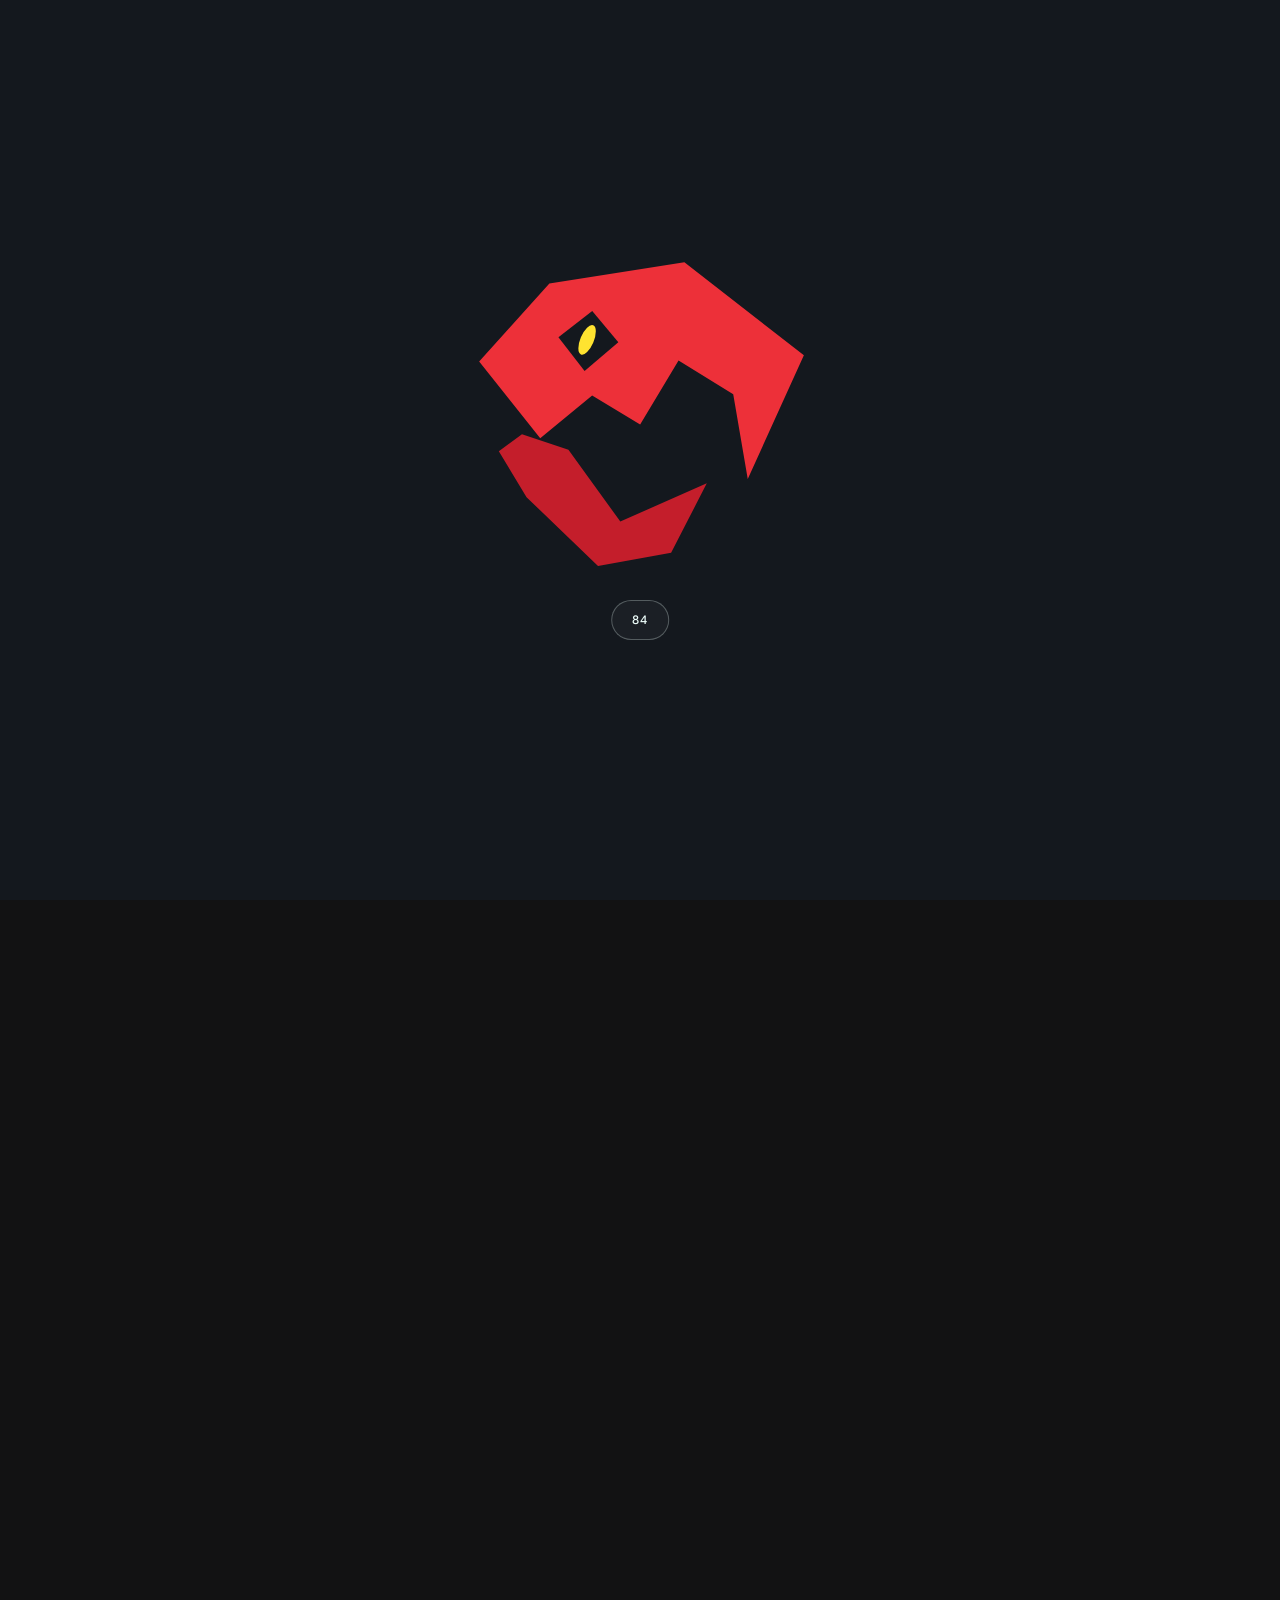
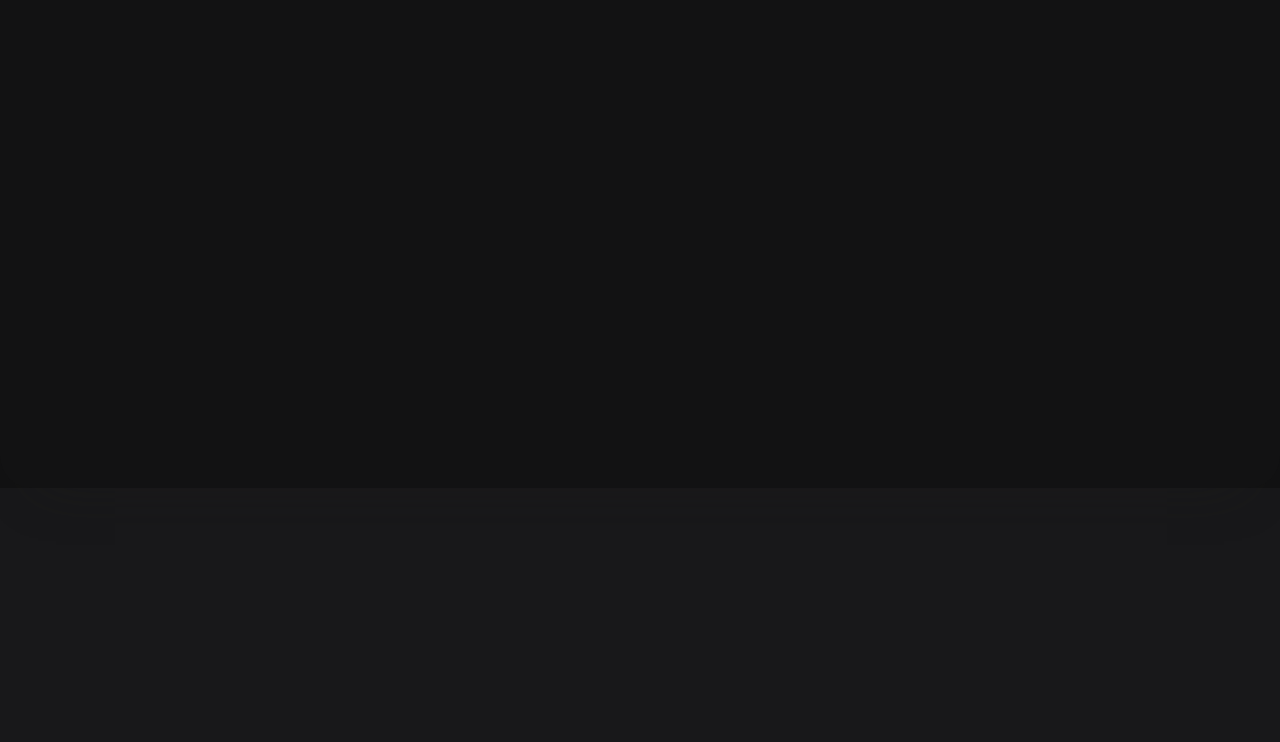
<file: index.html>
<!doctype html>
<html lang="en" data-theme="dark">
<head>
<meta charset="utf-8">
<meta name="viewport" content="width=device-width, initial-scale=1">
<title>xscizorr · Scizor Collection</title>
<meta name="description" content="A living record of every Scizor Pokémon card ever printed, across every language, and the progress of one collection.">
<meta name="theme-color" content="#121213">
<link rel="icon" href="assets/icon.svg" type="image/svg+xml">
<link rel="preconnect" href="https://fonts.googleapis.com">
<link rel="preconnect" href="https://fonts.gstatic.com" crossorigin>
<link rel="stylesheet" href="https://fonts.googleapis.com/css2?family=Geist+Mono:wght@400;500;600;700&family=Russo+One&display=swap">
<link rel="stylesheet" href="css/site.css">
<link rel="stylesheet" href="css/home.css">
<link rel="stylesheet" href="css/cover.css">
<script src="js/theme.js"></script>
<script src="js/page-transition.js"></script>
<script>
  // The cover (js/cover.js) shows on a fresh visit or a reload, not when coming back from another page of the
  // site, or when the homepage reloads itself to show edits made since (js/core.js). Add ?nocover to the address
  // to skip it.
  (function () {
    try {
      var nav = (performance.getEntriesByType && performance.getEntriesByType("navigation")[0]) || {}, fromSite = false, fresh = false;
      try { fromSite = !!document.referrer && new URL(document.referrer).origin === location.origin && nav.type !== "reload"; } catch (e) {}
      try { fresh = sessionStorage.getItem("xscizorr-nocover") === "1"; sessionStorage.removeItem("xscizorr-nocover"); } catch (e) {}
      if (nav.type === "back_forward" || fromSite || fresh || /[?&]nocover\b/.test(location.search)) return;
      var r = document.documentElement; r.classList.add("cover-on");
      // Never leave the homepage hidden if the cover's script doesn't run
      setTimeout(function () { if (!window.__coverStarted) r.classList.remove("cover-on"); }, 6000);
    } catch (e) {}
  })();
</script>
</head>
<body class="home">

<!-- The cover, before the homepage (js/cover.js, css/cover.css) -->
<div class="cover" id="cover">
  <svg class="cover-svg" id="coverSvg" role="img" aria-label="The xscizorr logo: Scizor's claw">
    <!-- the red, with a window opening in it, at the very end -->
    <path class="cover-fill" id="coverFill" fill-rule="evenodd" d="M0 0Z"/>
    <!-- the logo, in its own 600 × 600 units (js/cover.js places and moves the head and the jaw) -->
    <g class="cover-logo">
      <g id="coverJaw"><polygon class="logo-jaw" points="178,324.5 226.8,339.4 282.9,412.5 371.8,370.2 336.7,443.6 261,459.5 184.6,389.9 154.4,343"/></g>
      <g id="coverHead">
        <polygon class="logo-head" points="342,140.8 469.1,234.2 414.3,364.4 396.7,276.7 338.8,243.1 300.7,311 249.9,282.2 197.1,328.1 131.3,250 202.1,166.8"/>
        <polygon class="logo-eye" points="247.5,194.1 275.6,226.1 241.3,256.9 213.1,222.5"/>
        <ellipse class="logo-slit" cx="243" cy="224.4" rx="7" ry="16.5" transform="rotate(21.2 243 224.4)"/>
      </g>
    </g>
  </svg>
  <p class="cover-count" id="coverCount" aria-live="polite">0</p>
  <button class="cover-enter" id="coverEnter" type="button">Enter</button>
</div>

<header class="site-head">
  <div class="wrap">
    <div class="menu" id="menu">
      <a class="menu-word" href="index.html" aria-current="page" aria-label="xscizorr home"><img class="mi-logo" src="assets/icons/xscizorr.svg" alt=""></a>
      <nav class="menu-panel" id="menuPanel" aria-label="Main">
        <div class="menu-links">
          <a href="collection.html">Collection</a>
          <a class="ext" href="https://www.instagram.com/xscizorr/" target="_blank" rel="noopener" title="Instagram" aria-label="Instagram (opens in a new tab)">
            <svg class="mi-logo" viewBox="0 0 24 24" aria-hidden="true"><defs><radialGradient id="igGrad" cx="30%" cy="107%" r="150%"><stop offset="0" stop-color="#fdf497"/><stop offset=".05" stop-color="#fdf497"/><stop offset=".45" stop-color="#fd5949"/><stop offset=".6" stop-color="#d6249f"/><stop offset=".9" stop-color="#285aeb"/></radialGradient></defs><rect width="24" height="24" rx="6.2" fill="url(#igGrad)"/><rect x="5.4" y="5.4" width="13.2" height="13.2" rx="3.9" fill="none" stroke="#fff" stroke-width="1.7"/><circle cx="12" cy="12" r="3.15" fill="none" stroke="#fff" stroke-width="1.7"/><circle cx="16" cy="8" r="1" fill="#fff"/></svg>
          </a>
          <a class="ext" href="https://www.psacard.com/psasetregistry/tcg/pokemon-sets/scizor-international-master-set/alltimeset/718398" target="_blank" rel="noopener" title="PSA Set Registry" aria-label="PSA Set Registry (opens in a new tab)">
            <svg class="mi-logo psa" viewBox="0 0 80 30" fill="currentColor" aria-hidden="true"><path d="M45.25 5.97s.01-.13-.05-.12c-4.6.35-7.07.82-9.94 1.8-2.92 1.04-5.29 2.64-5.29 3.59 0 .43.47.82 1.35 1.12.93.3 1.73.52 2.37.65l4.44 1.04c2.66.61 5.41 1.64 7.02 2.68 1.31.82 1.99 2.03 1.99 3.5 0 6.01-8.08 9.77-21.1 9.77-4.23 0-6.34-.78-6.34-2.38 0-.56.42-1.43 1.31-2.77.68-.95 1.06-1.3 1.73-1.51 2.79-.91 2.45-.82 2.75-.82.16 0 .3.14.3.3 0 .26-.09.35-.47.65l-.81.61c-.05.04-.03.13.04.13 1.2.04 2.35.08 2.67.08 5.54 0 9.94-.82 13.66-2.55 1.65-.74 2.33-1.3 2.33-1.86s-.59-1.04-2.11-1.64c-1.4-.56-3.17-1.08-4.27-1.3l-6.98-1.3c-3.13-.56-4.31-1.6-4.31-3.85 0-.65.17-1.69.51-2.98.72-2.68 1.31-3.46 3.47-4.71C34.05 1.46 39.71-.01 45.08-.01c1.69 0 3.51.22 5.2.61.93.17 1.1.43 1.1 1.51 0 1.25-.38 2.72-.93 3.37-.47.65-.68.78-2.62 1.47-1.23.43-1.73.73-3.76 2.12-.47.3-.72.43-1.01.43-.34 0-.68-.3-.68-.61 0-.26.08-.43.51-.78l2.38-2.15z"/><path d="M28.09 16.42s-.01-.08-.05-.09c-1.99-.61-3.66-1.8-3.66-4.63 0-.99.3-2.33.55-3.29.44-1.65.89-2.71 1.62-3.58.03-.03.02-.08 0-.1-1.32-1.29-3.4-2.05-6.61-2.05H.21c-.12 0-.21.1-.21.21v23.96c0 .12.09.21.21.21h6.9c.12 0 .21-.1.21-.21v-5.7c0-.12.09-.21.21-.21h14.32c3.62 0 5.46-2.04 6.24-4.51zm-7.03-4.14c0 1.45-.66 2.59-2.37 2.59H7.53c-.12 0-.21-.1-.21-.21v-5.7c0-.12.09-.21.21-.21h10.53c2.21 0 3 .94 3 2.59v.94zm42.1-9.49a.21.21 0 0 0-.18-.11h-9.27c-.08 0-.15.04-.19.11l-6.96 13.14c-.06.12-.04.27.06.36 1.08 1 1.67 2.33 1.67 3.84 0 1.95-.72 4.53-3.78 6.73-.09.06-.05.2.06.2h4.13c.08 0 .15-.05.19-.12l2.06-4.15s.04-.04.07-.04h14.74s.05.02.07.04l2.19 4.16c.04.07.11.11.19.11h7.88c.06 0 .1-.06.07-.12l-13-24.15zm-.19 14.71h-9.18s-.07-.05-.05-.08l4.52-8.99s.08-.04.1 0l4.65 8.99s0 .08-.05.08z"/></svg>
          </a>
          <a class="ext" href="https://www.elitefourum.com/t/xscizorrs-psa-international-scizor-masterset/63337" target="_blank" rel="noopener" title="Elite Fourum" aria-label="Elite Fourum (opens in a new tab)">
            <img class="mi-logo" src="assets/icons/elitefourum.svg" alt="">
          </a>
        </div>
      </nav>
      <button class="menu-icon" id="menuBtn" type="button" aria-expanded="false" aria-controls="menuPanel" aria-label="Open menu"><i></i><i></i></button>
    </div>
    <div class="head-actions">
      <button class="iconbtn" id="themeBtn" type="button" aria-label="Switch light or dark mode" title="Light / dark">
        <svg viewBox="0 0 24 24" fill="none" stroke="currentColor" stroke-width="1.8" stroke-linecap="round" stroke-linejoin="round" aria-hidden="true"><path d="M20 14.5A8 8 0 0 1 9.5 4a8 8 0 1 0 10.5 10.5Z"/></svg>
      </button>
      <a class="btn hide-sm" href="collection.html">Collection</a>
    </div>
  </div>
</header>
<div class="menu-overlay" id="menuOverlay"></div>
<!-- Soft blur along the top and bottom edges of the screen, so content blurs in and out as it scrolls -->
<div class="vignette vignette-top" aria-hidden="true"></div>
<div class="vignette vignette-bottom" aria-hidden="true"></div>

<main>
  <!-- The first screen: only the hero and the carousel are visible until you scroll -->
  <div class="intro">
  <section class="hero wrap">
    <p class="eyebrow">The Scizor museum</p>
    <h1>xscizorr</h1>
    <a class="discover" href="collection.html">Discover<svg viewBox="0 0 16 16" fill="none" stroke="currentColor" stroke-width="1.4" stroke-linecap="round" stroke-linejoin="round" aria-hidden="true"><path d="M3 8h10M9 4l4 4-4 4"/></svg></a>
  </section>

  <section class="strip" aria-roledescription="carousel" aria-label="Cards from the collection">
    <div class="strip-viewport" id="viewport" tabindex="0" aria-label="Scroll with the arrow keys">
      <div class="strip-track" id="track"></div>
    </div>
    <div class="strip-ctrl">
      <button class="iconbtn" id="prev" type="button" aria-label="Previous cards">
        <svg viewBox="0 0 24 24" fill="none" stroke="currentColor" stroke-width="2" stroke-linecap="round" stroke-linejoin="round" aria-hidden="true"><path d="M15 6l-6 6 6 6"/></svg>
      </button>
      <button class="iconbtn" id="play" type="button" aria-label="Pause the carousel" aria-pressed="false">
        <svg class="i-pause" viewBox="0 0 24 24" fill="currentColor" aria-hidden="true"><rect x="7" y="6" width="3.2" height="12" rx="1"/><rect x="13.8" y="6" width="3.2" height="12" rx="1"/></svg>
        <svg class="i-play" viewBox="0 0 24 24" fill="currentColor" aria-hidden="true"><path d="M8 6.5v11a1 1 0 0 0 1.5.86l9-5.5a1 1 0 0 0 0-1.72l-9-5.5A1 1 0 0 0 8 6.5Z"/></svg>
      </button>
      <button class="iconbtn" id="next" type="button" aria-label="Next cards">
        <svg viewBox="0 0 24 24" fill="none" stroke="currentColor" stroke-width="2" stroke-linecap="round" stroke-linejoin="round" aria-hidden="true"><path d="M9 6l6 6-6 6"/></svg>
      </button>
    </div>
  </section>
  </div>

  <!-- Everything below fades in as it scrolls into view (data-reveal, see js/home.js) -->
  <section class="progress wrap" id="progress">
    <div class="sec-head" data-reveal>
      <p class="eyebrow">Progress</p>
      <h2 id="progTitle">The master set so far</h2>
    </div>
    <div class="prog-hero" id="progHero" data-reveal>
      <div class="big">
        <b id="bigPct">0%</b>
        <span>of every Scizor card obtained</span>
      </div>
      <div class="bigbar" id="bigBar" role="img"></div>
      <ul class="legend" id="legend"></ul>
    </div>
    <div class="tiles" id="tiles"></div>
    <div class="langs">
      <div class="langs-head" data-reveal>
        <h3>By language</h3>
        <a href="collection.html" class="more">See every language <span aria-hidden="true">&rarr;</span></a>
      </div>
      <div class="lang-grid" id="langGrid"></div>
    </div>
  </section>

  <section class="artworks wrap" id="artworks">
    <div class="sec-head" data-reveal>
      <p class="eyebrow">By artwork</p>
      <h2 id="artTitle">Every illustration of Scizor</h2>
      <p class="sec-sub">Each artwork has been printed in several sets, languages and finishes. Pick one to see every version.</p>
    </div>
    <div class="art-grid" id="artGrid"></div>
  </section>

</main>

<footer class="site-foot">
  <div class="wrap" data-reveal>
    <div>
      <a class="brand" href="index.html">
        <span class="wordmark">xscizorr</span>
      </a>
      <p>A personal record of every Scizor card ever printed. Card list last imported <span id="generated">recently</span>.</p>
    </div>
    <div class="foot-links foot-social" aria-label="Elsewhere">
      <a class="soc" href="https://www.instagram.com/xscizorr/" target="_blank" rel="noopener" title="Instagram" aria-label="Instagram (opens in a new tab)"><svg class="mi-logo" viewBox="0 0 24 24" aria-hidden="true"><defs><radialGradient id="igGradFoot" cx="30%" cy="107%" r="150%"><stop offset="0" stop-color="#fdf497"/><stop offset=".05" stop-color="#fdf497"/><stop offset=".45" stop-color="#fd5949"/><stop offset=".6" stop-color="#d6249f"/><stop offset=".9" stop-color="#285aeb"/></radialGradient></defs><rect width="24" height="24" rx="6.2" fill="url(#igGradFoot)"/><rect x="5.4" y="5.4" width="13.2" height="13.2" rx="3.9" fill="none" stroke="#fff" stroke-width="1.7"/><circle cx="12" cy="12" r="3.15" fill="none" stroke="#fff" stroke-width="1.7"/><circle cx="16" cy="8" r="1" fill="#fff"/></svg></a>
      <a class="soc" href="https://www.elitefourum.com/t/xscizorrs-psa-international-scizor-masterset/63337" target="_blank" rel="noopener" title="Elite Fourum" aria-label="Elite Fourum (opens in a new tab)"><img class="mi-logo" src="assets/icons/elitefourum.svg" alt=""></a>
      <a class="soc" href="https://www.psacard.com/psasetregistry/tcg/pokemon-sets/scizor-international-master-set/alltimeset/718398" target="_blank" rel="noopener" title="PSA Set Registry" aria-label="PSA Set Registry (opens in a new tab)"><svg class="mi-logo psa" viewBox="0 0 80 30" fill="currentColor" aria-hidden="true"><path d="M45.25 5.97s.01-.13-.05-.12c-4.6.35-7.07.82-9.94 1.8-2.92 1.04-5.29 2.64-5.29 3.59 0 .43.47.82 1.35 1.12.93.3 1.73.52 2.37.65l4.44 1.04c2.66.61 5.41 1.64 7.02 2.68 1.31.82 1.99 2.03 1.99 3.5 0 6.01-8.08 9.77-21.1 9.77-4.23 0-6.34-.78-6.34-2.38 0-.56.42-1.43 1.31-2.77.68-.95 1.06-1.3 1.73-1.51 2.79-.91 2.45-.82 2.75-.82.16 0 .3.14.3.3 0 .26-.09.35-.47.65l-.81.61c-.05.04-.03.13.04.13 1.2.04 2.35.08 2.67.08 5.54 0 9.94-.82 13.66-2.55 1.65-.74 2.33-1.3 2.33-1.86s-.59-1.04-2.11-1.64c-1.4-.56-3.17-1.08-4.27-1.3l-6.98-1.3c-3.13-.56-4.31-1.6-4.31-3.85 0-.65.17-1.69.51-2.98.72-2.68 1.31-3.46 3.47-4.71C34.05 1.46 39.71-.01 45.08-.01c1.69 0 3.51.22 5.2.61.93.17 1.1.43 1.1 1.51 0 1.25-.38 2.72-.93 3.37-.47.65-.68.78-2.62 1.47-1.23.43-1.73.73-3.76 2.12-.47.3-.72.43-1.01.43-.34 0-.68-.3-.68-.61 0-.26.08-.43.51-.78l2.38-2.15z"/><path d="M28.09 16.42s-.01-.08-.05-.09c-1.99-.61-3.66-1.8-3.66-4.63 0-.99.3-2.33.55-3.29.44-1.65.89-2.71 1.62-3.58.03-.03.02-.08 0-.1-1.32-1.29-3.4-2.05-6.61-2.05H.21c-.12 0-.21.1-.21.21v23.96c0 .12.09.21.21.21h6.9c.12 0 .21-.1.21-.21v-5.7c0-.12.09-.21.21-.21h14.32c3.62 0 5.46-2.04 6.24-4.51zm-7.03-4.14c0 1.45-.66 2.59-2.37 2.59H7.53c-.12 0-.21-.1-.21-.21v-5.7c0-.12.09-.21.21-.21h10.53c2.21 0 3 .94 3 2.59v.94zm42.1-9.49a.21.21 0 0 0-.18-.11h-9.27c-.08 0-.15.04-.19.11l-6.96 13.14c-.06.12-.04.27.06.36 1.08 1 1.67 2.33 1.67 3.84 0 1.95-.72 4.53-3.78 6.73-.09.06-.05.2.06.2h4.13c.08 0 .15-.05.19-.12l2.06-4.15s.04-.04.07-.04h14.74s.05.02.07.04l2.19 4.16c.04.07.11.11.19.11h7.88c.06 0 .1-.06.07-.12l-13-24.15zm-.19 14.71h-9.18s-.07-.05-.05-.08l4.52-8.99s.08-.04.1 0l4.65 8.99s0 .08-.05.08z"/></svg></a>
    </div>
    <p class="legal">&copy; <span id="year"></span> xscizorr. Pokémon and all card images and names are trademarks of their respective owners.</p>
  </div>
</footer>

<div class="overlay" id="lb" hidden>
  <figure class="lightbox">
    <div id="lbBody"></div>
    <figcaption id="lbCap"></figcaption>
  </figure>
</div>

<script src="data/config.js"></script>
<script src="data/cards.js"></script>
<script src="data/carousel.js"></script>
<script src="data/photos.js"></script>
<script src="js/core.js"></script>
<script src="js/home.js"></script>
<script src="js/cover.js"></script>
</body>
</html>
</file>
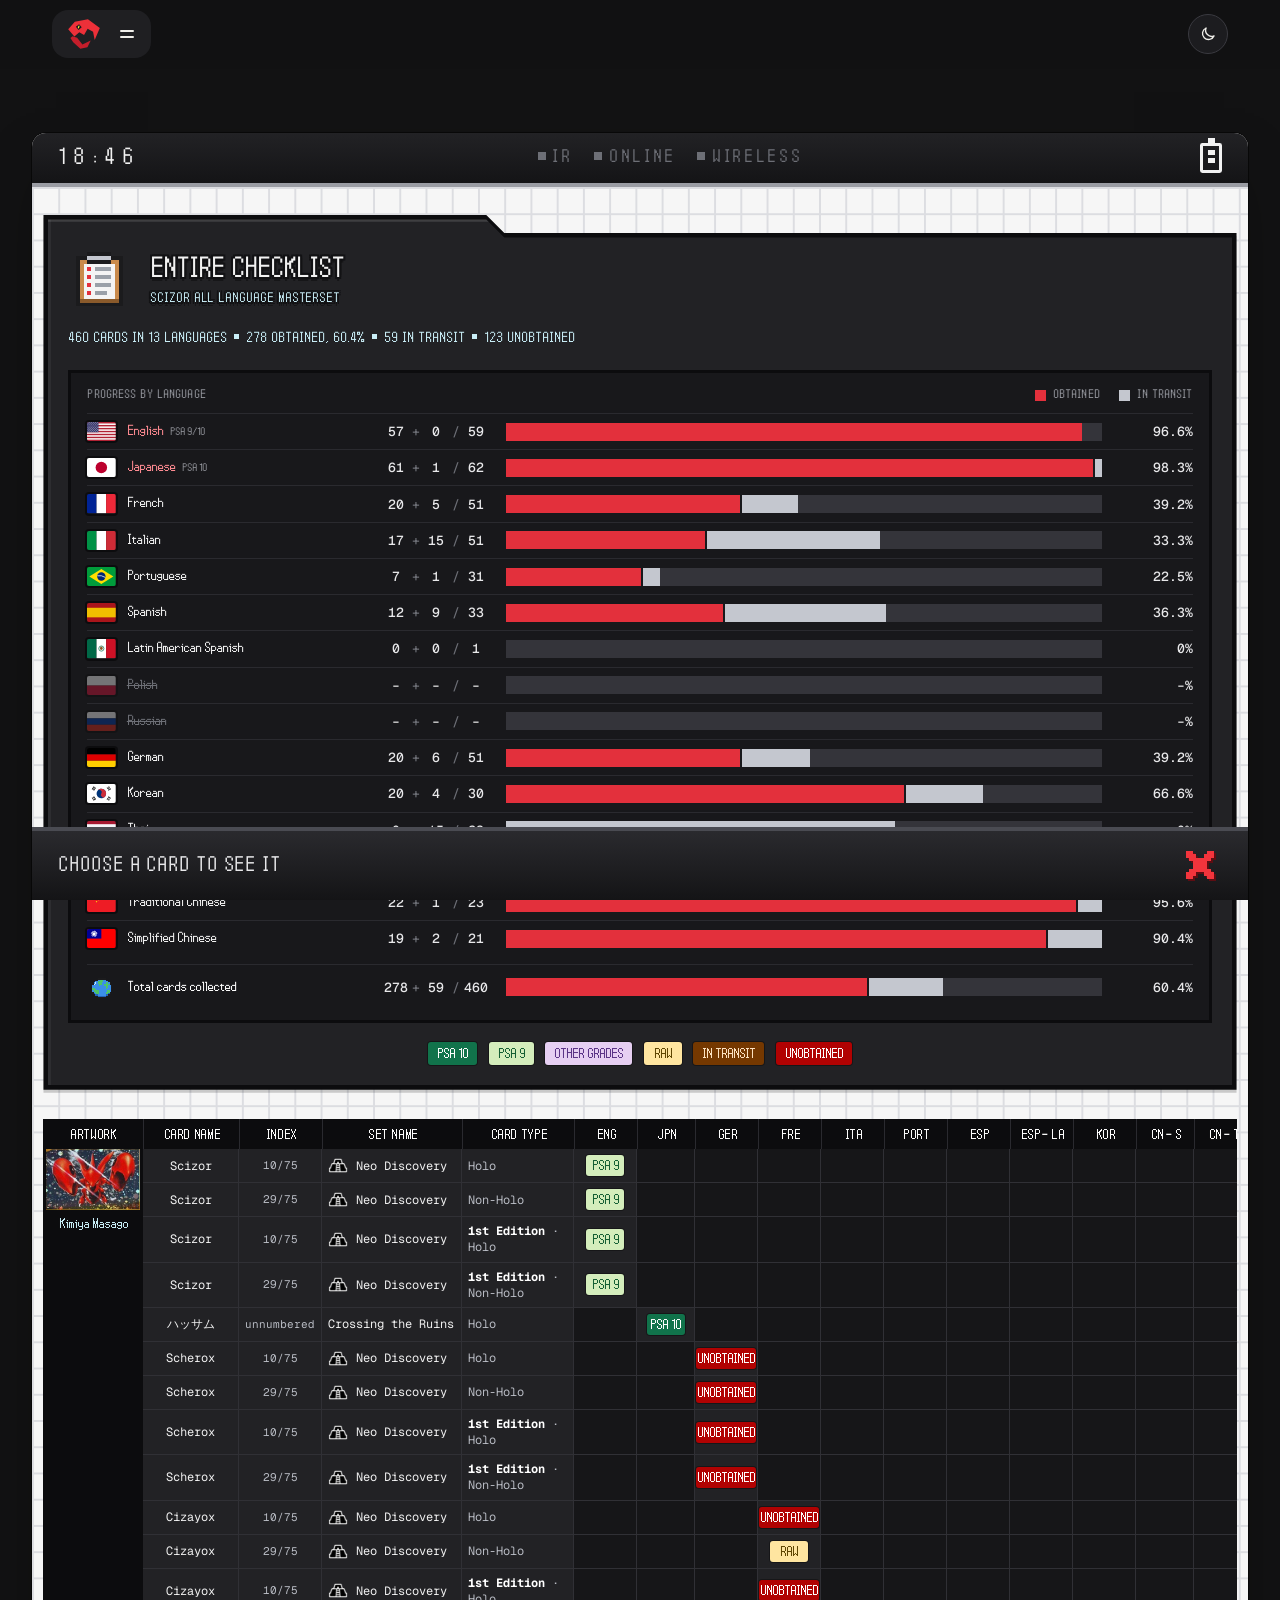
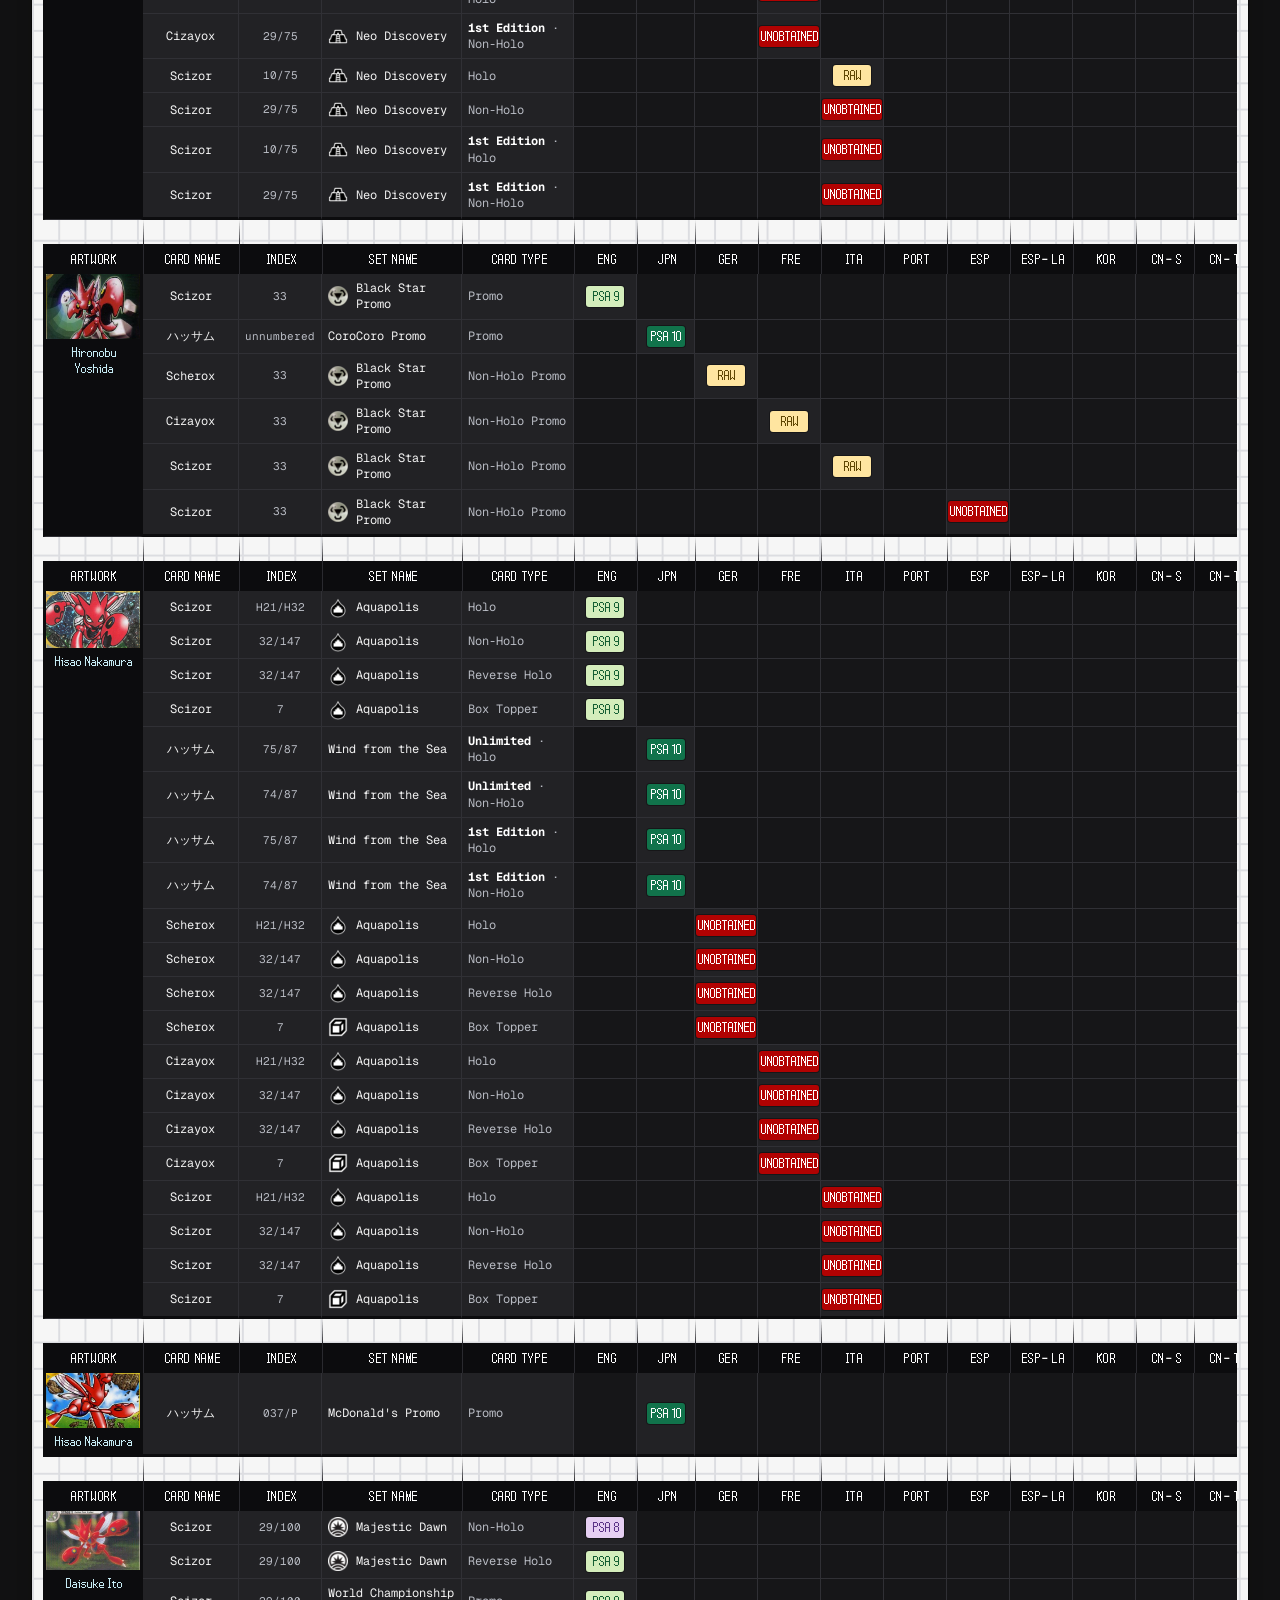
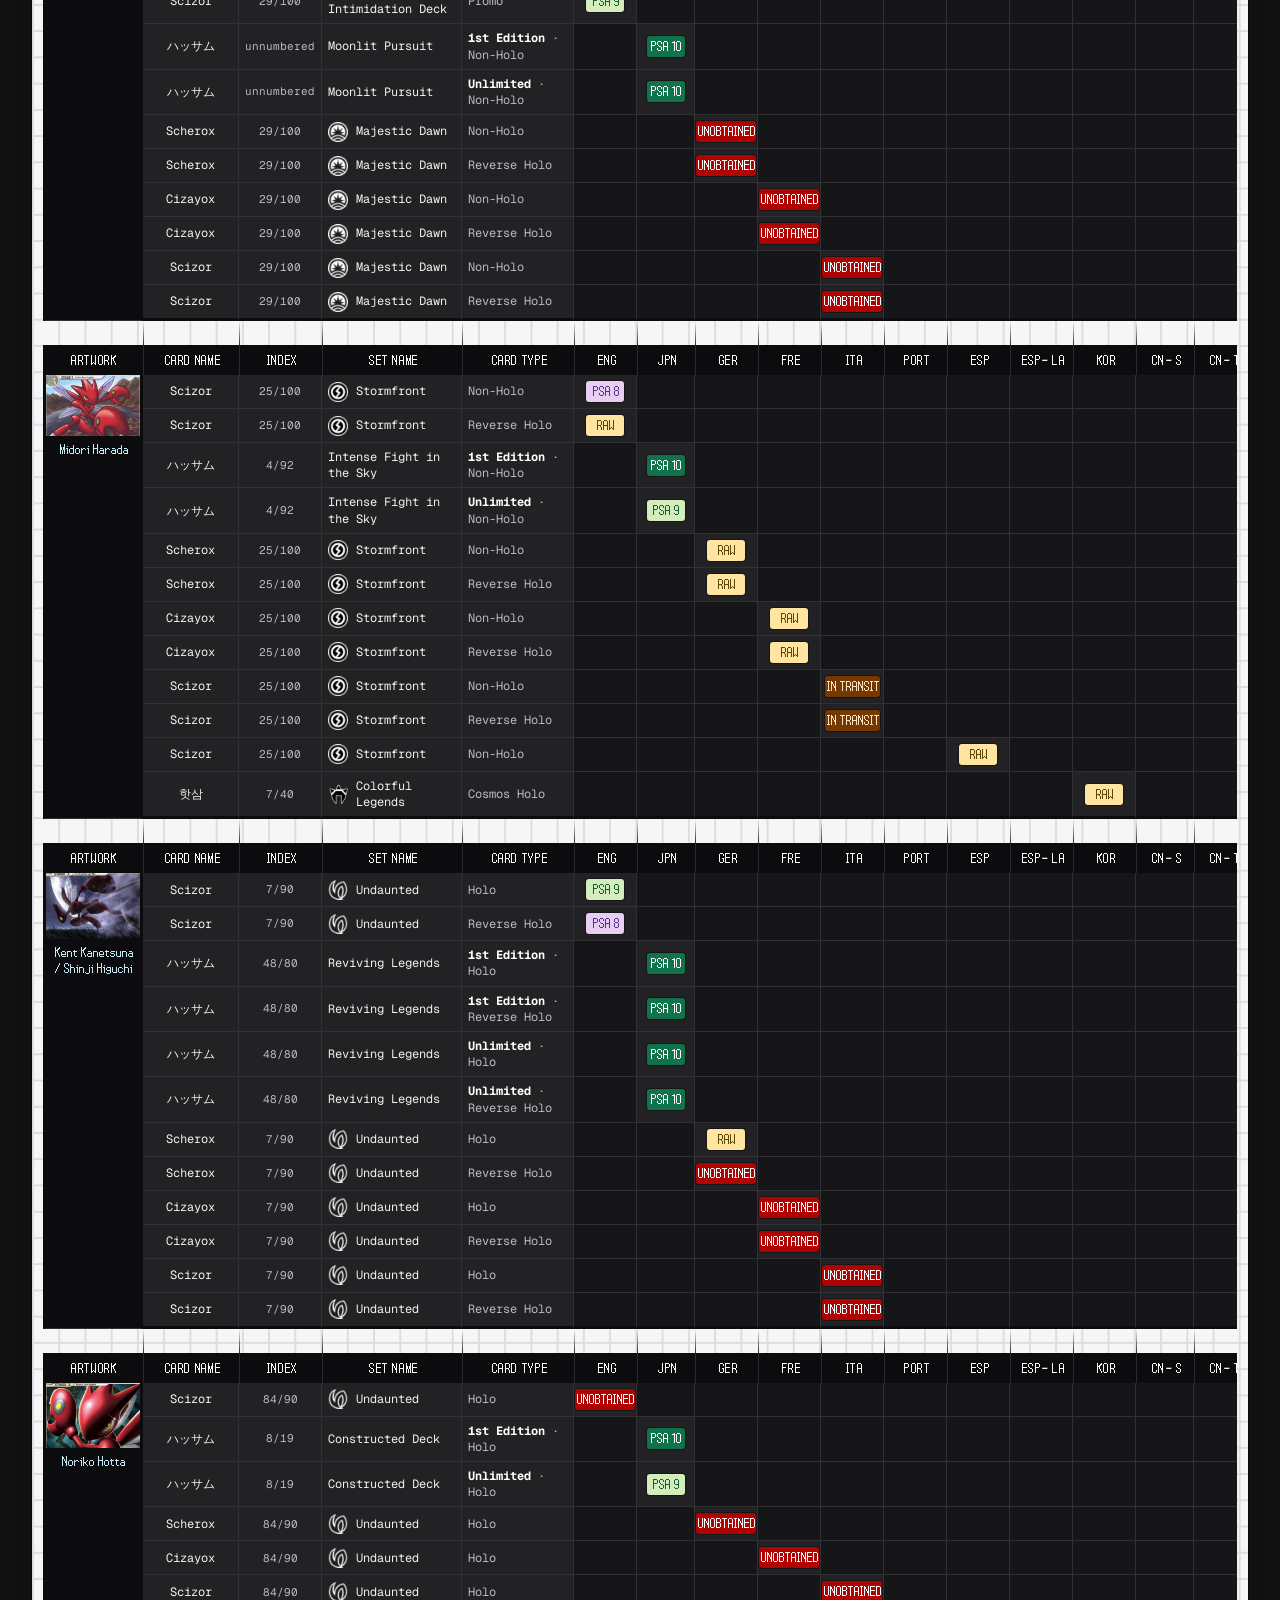
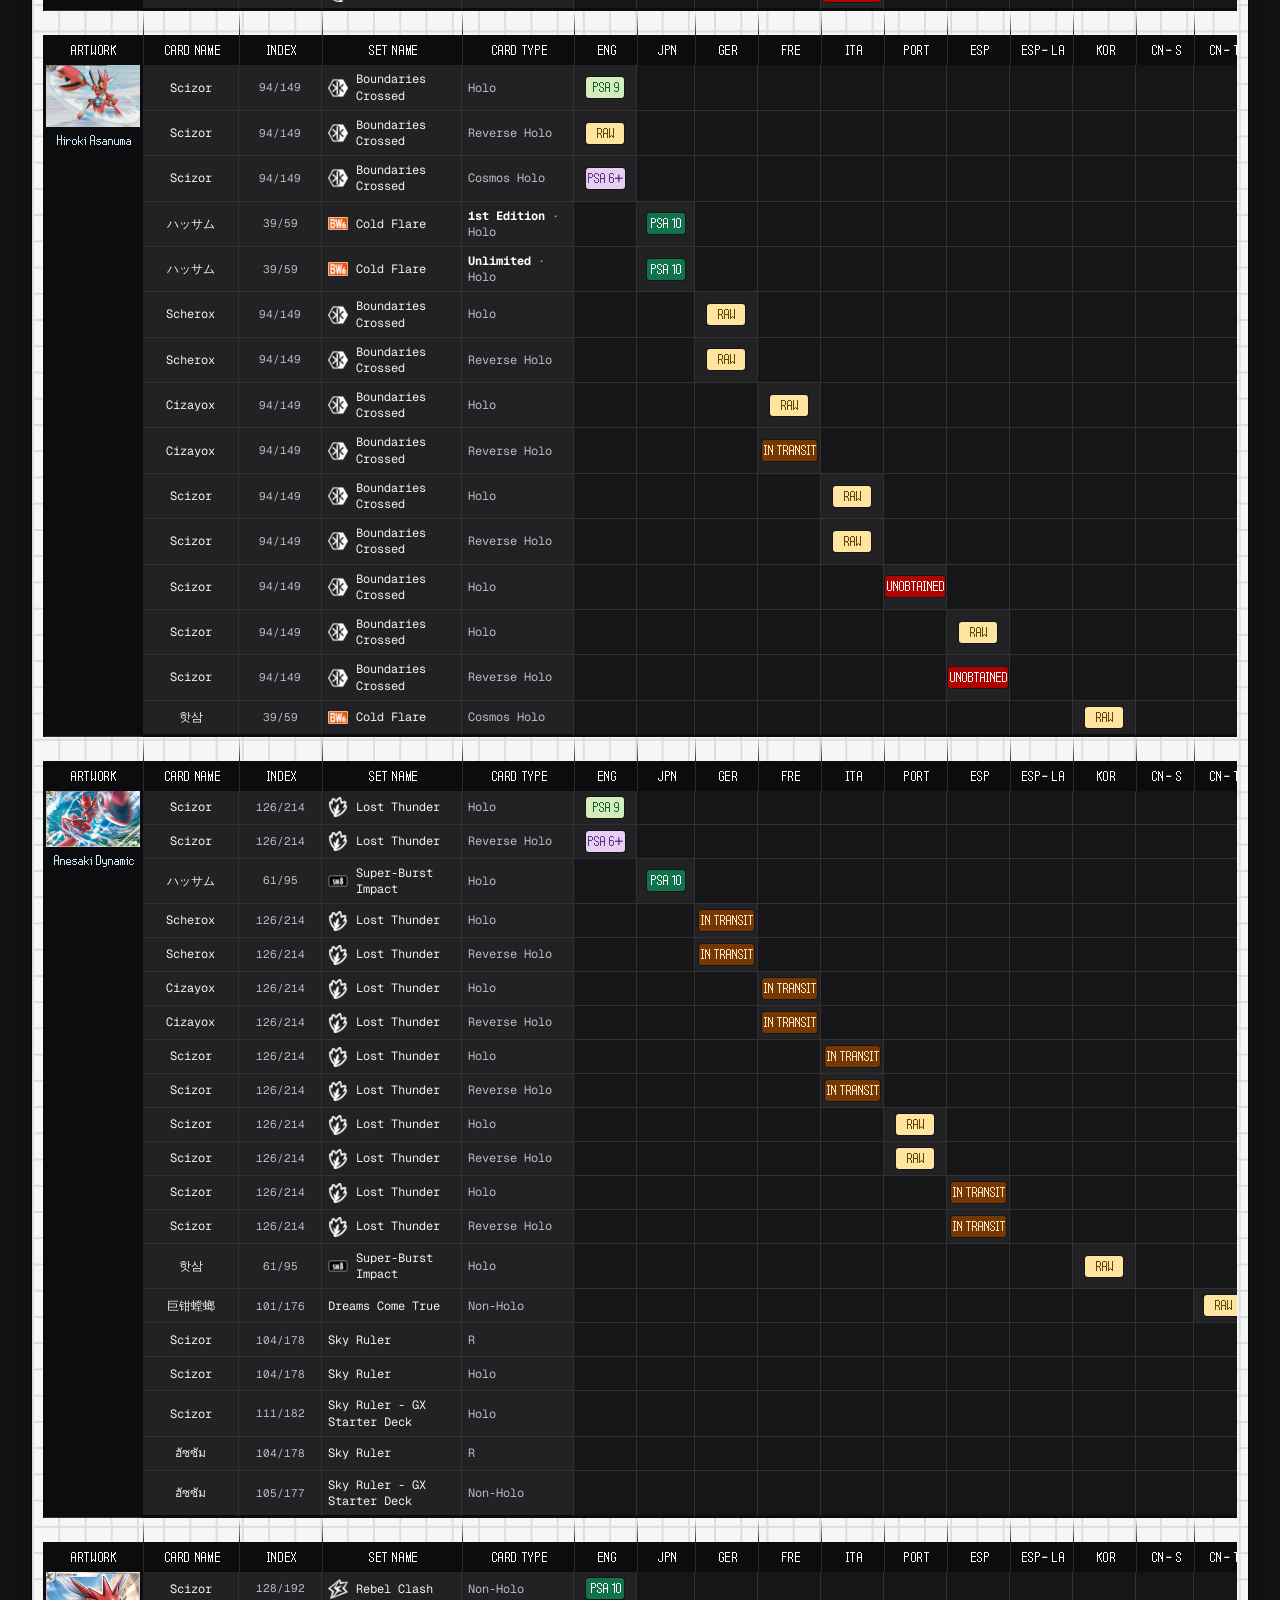
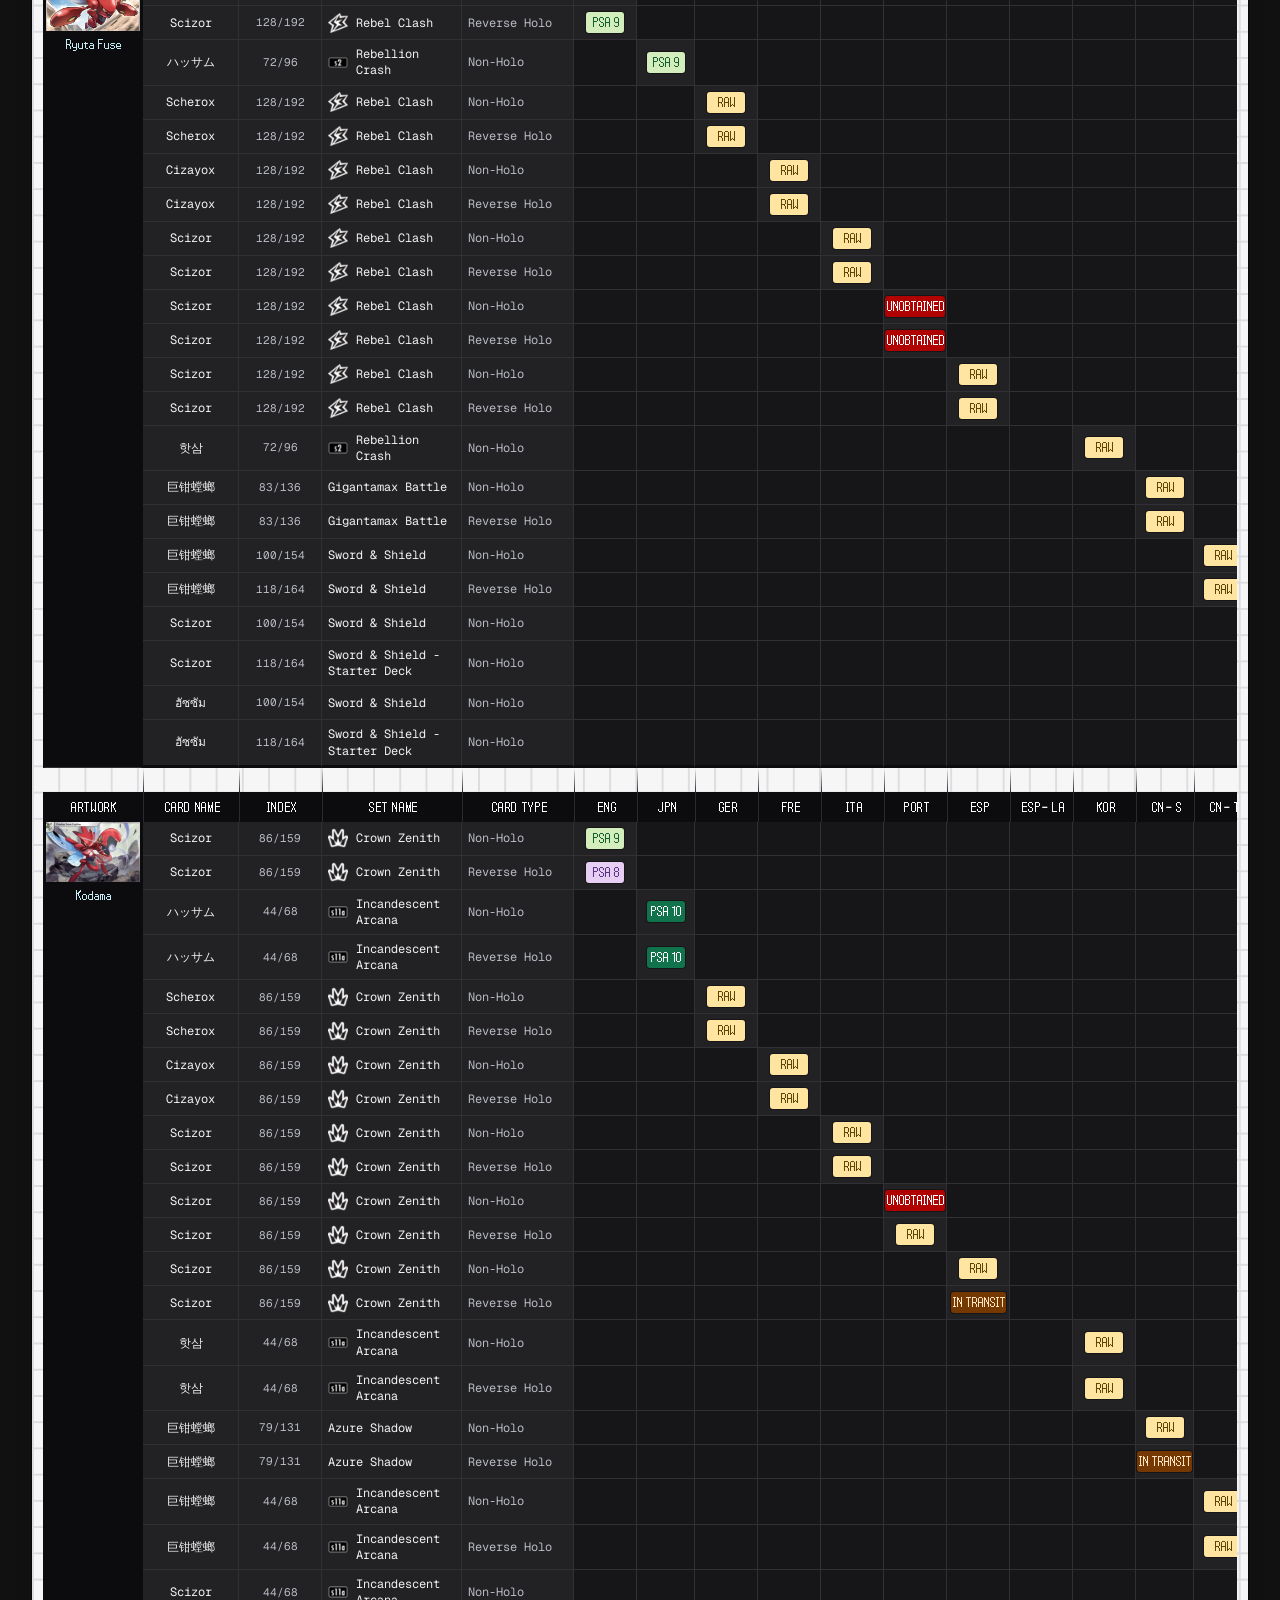
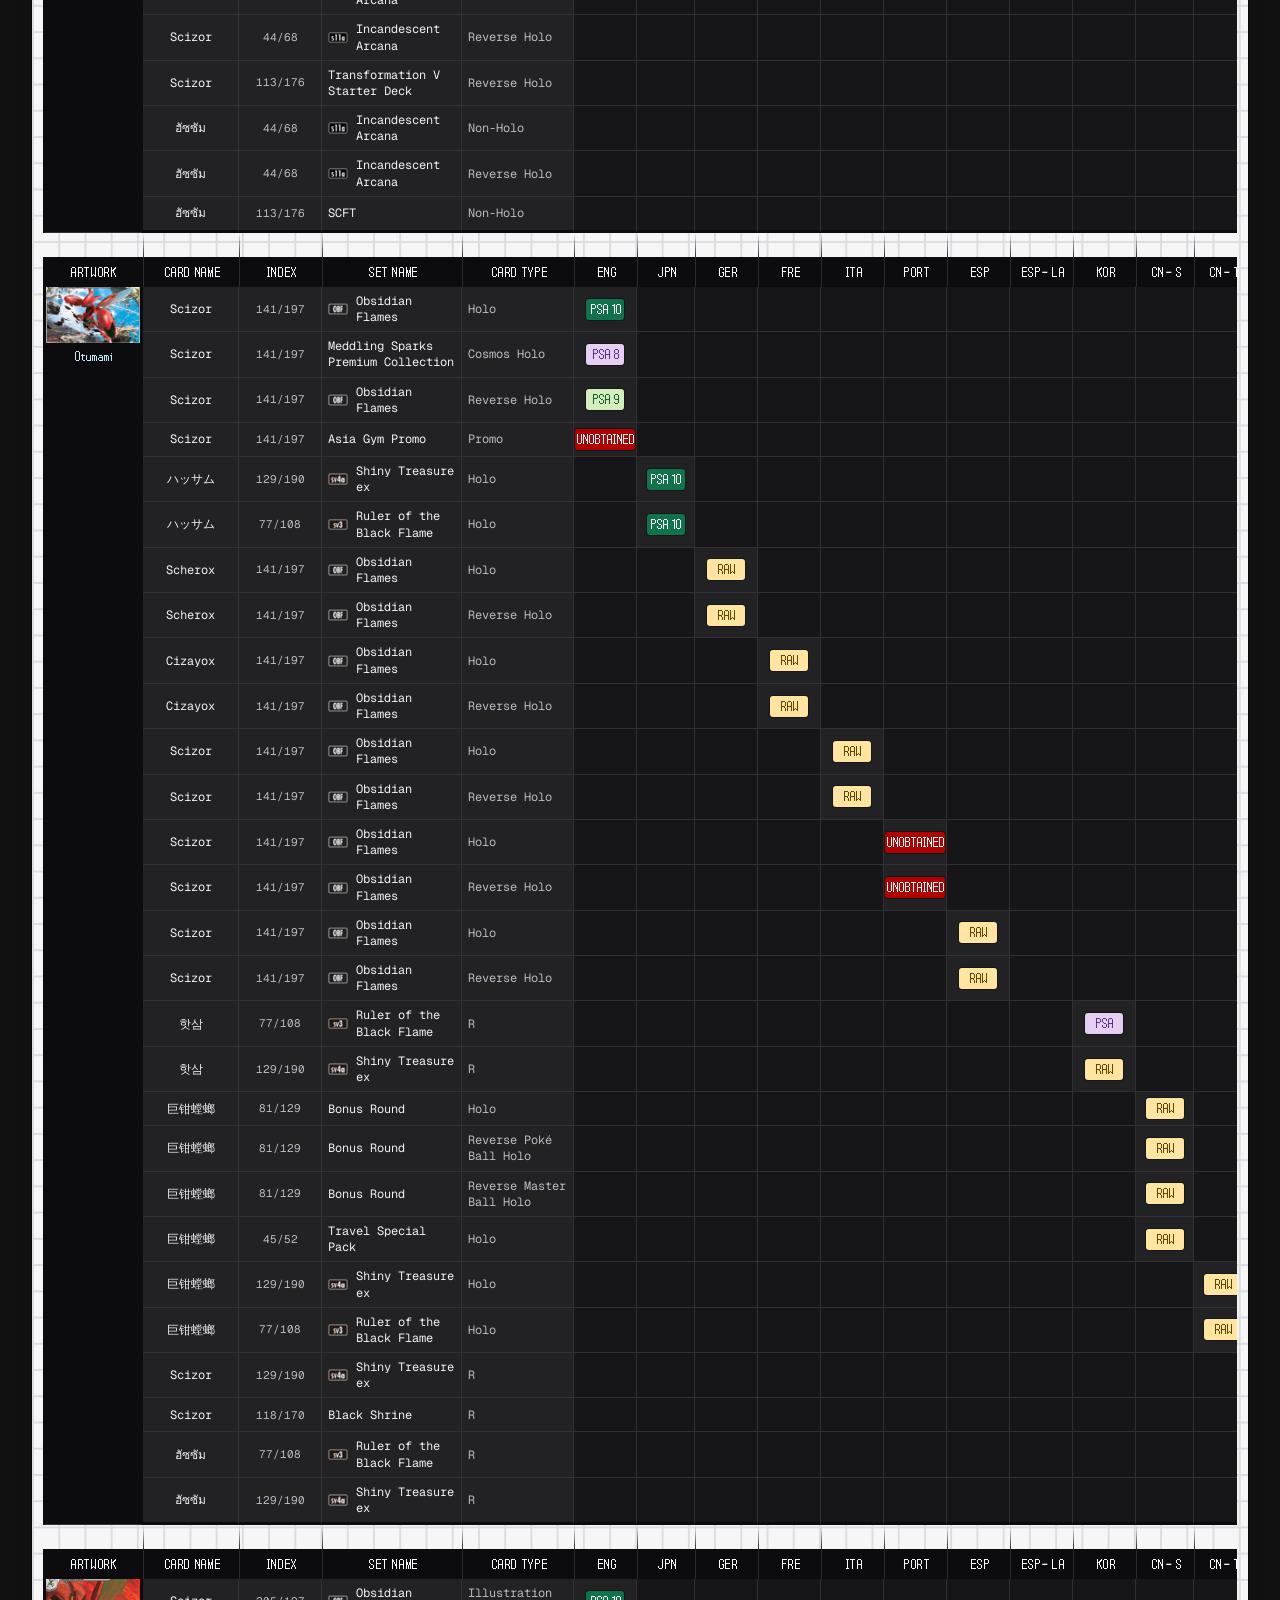
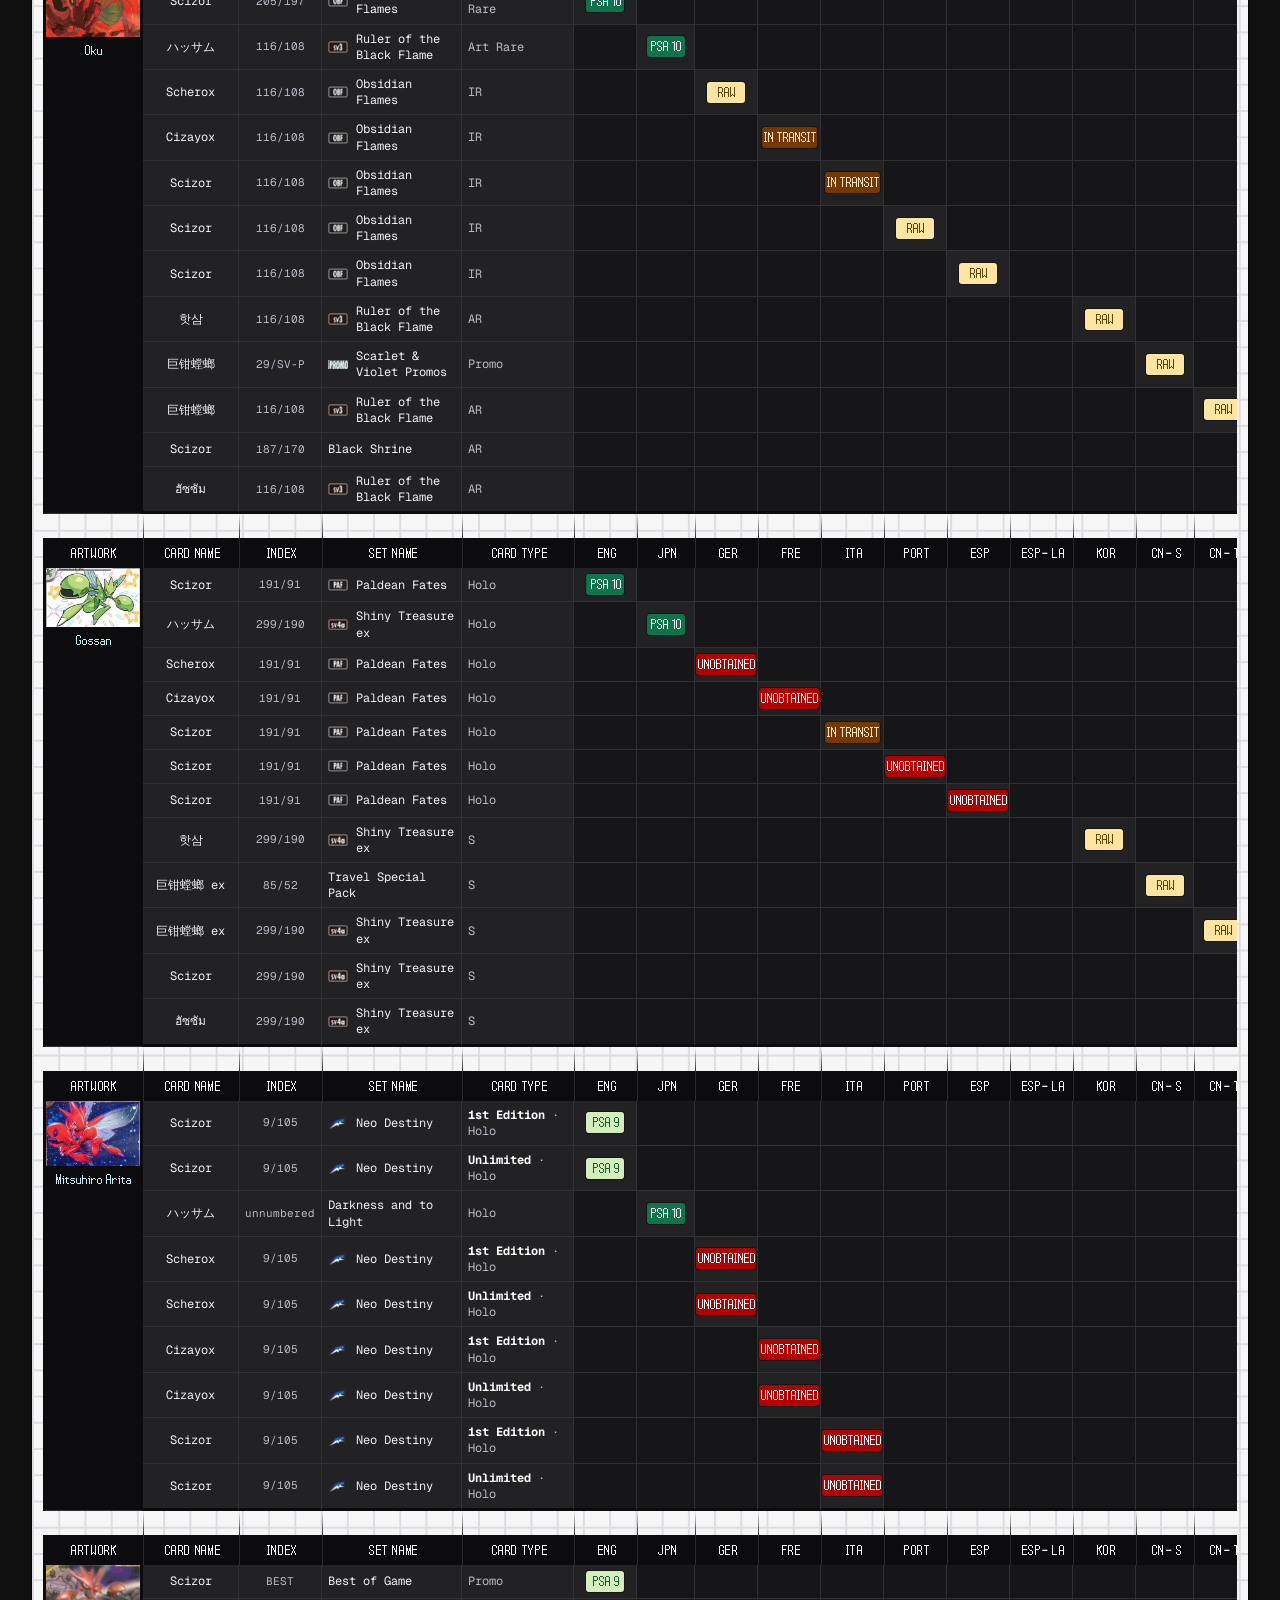
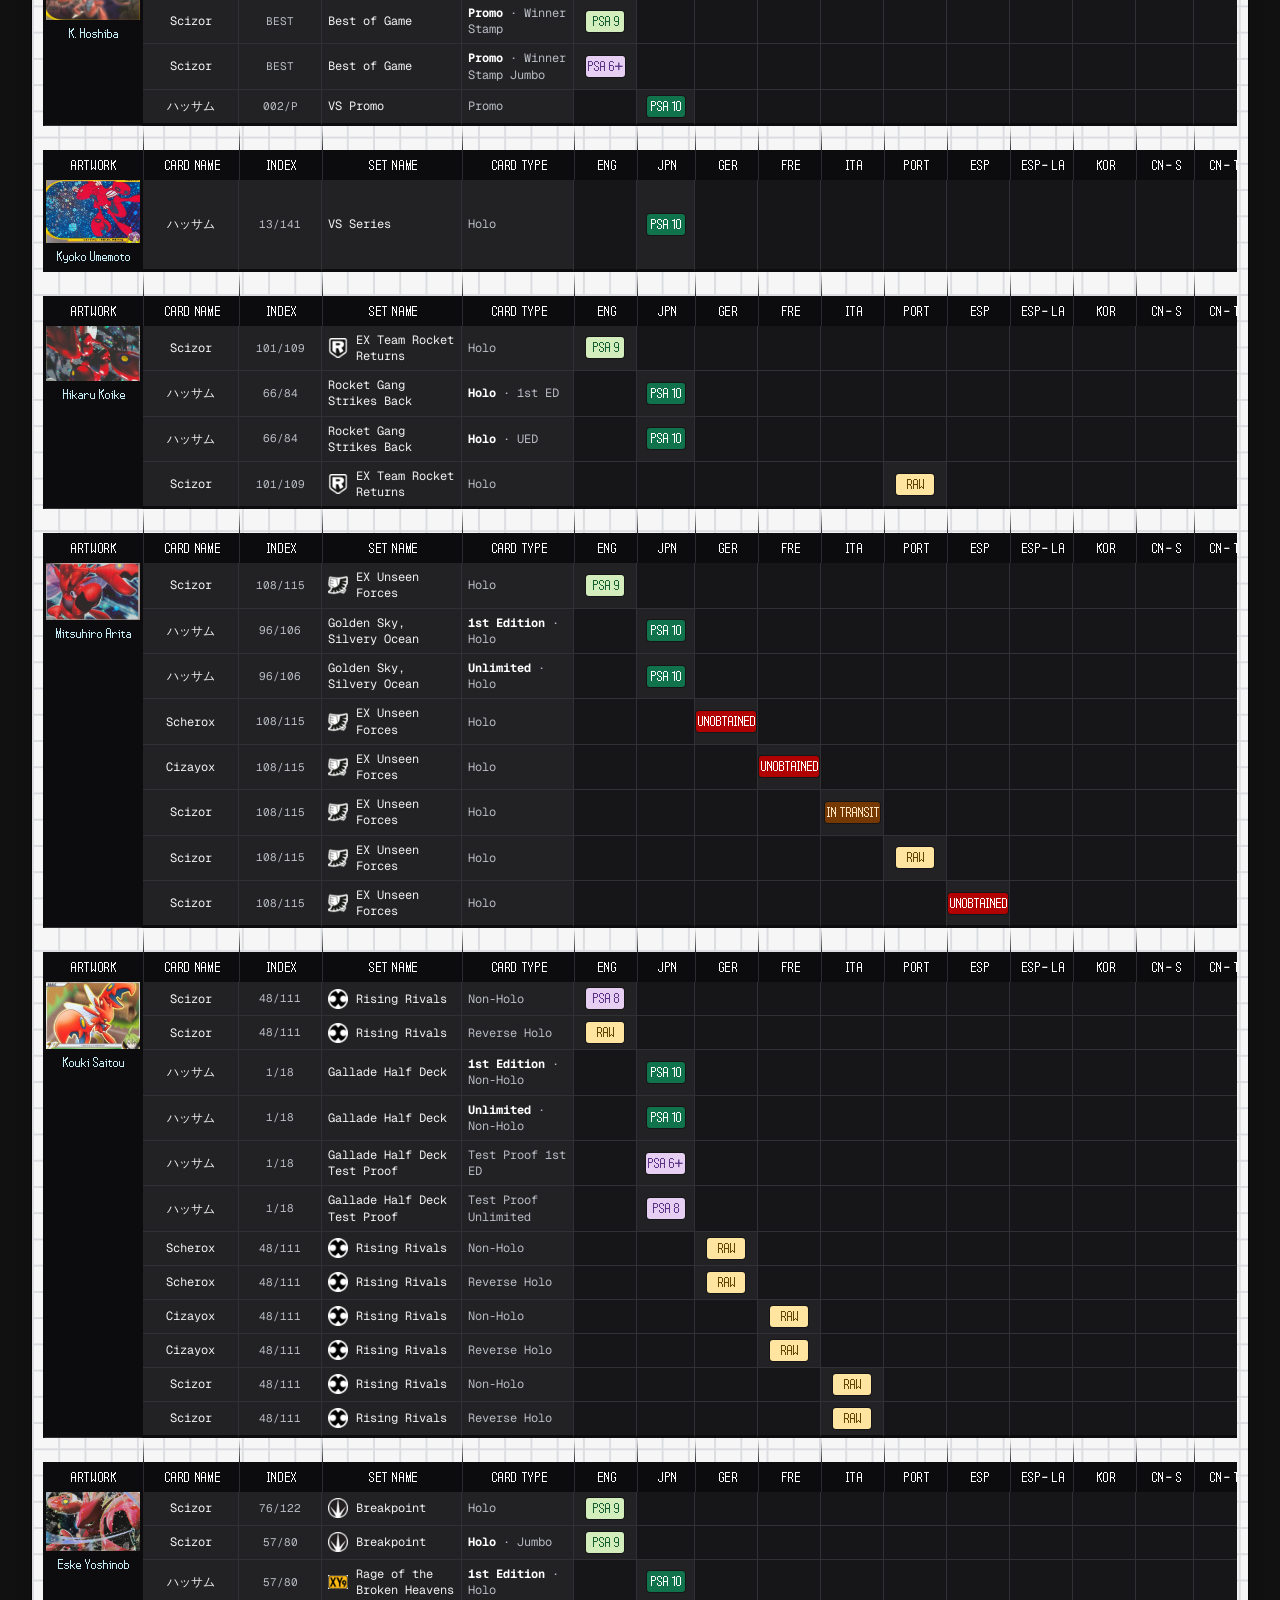
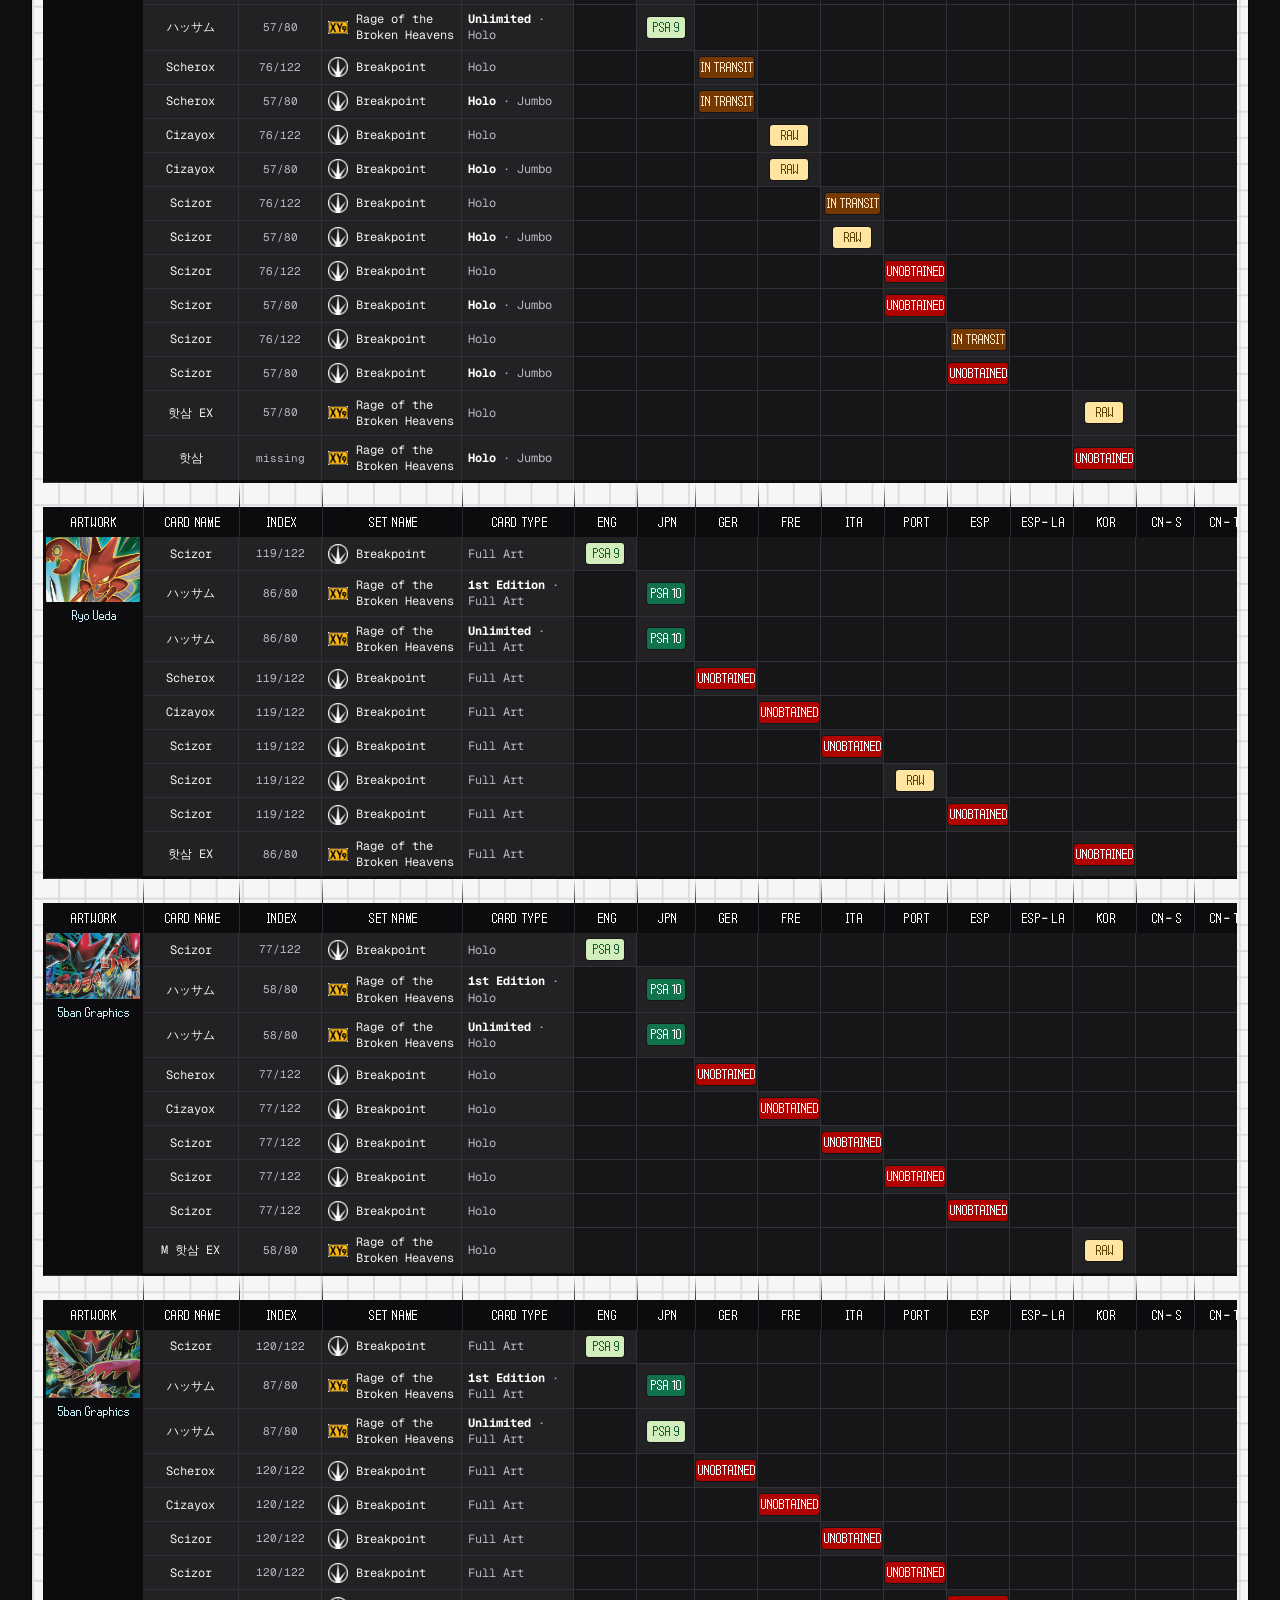
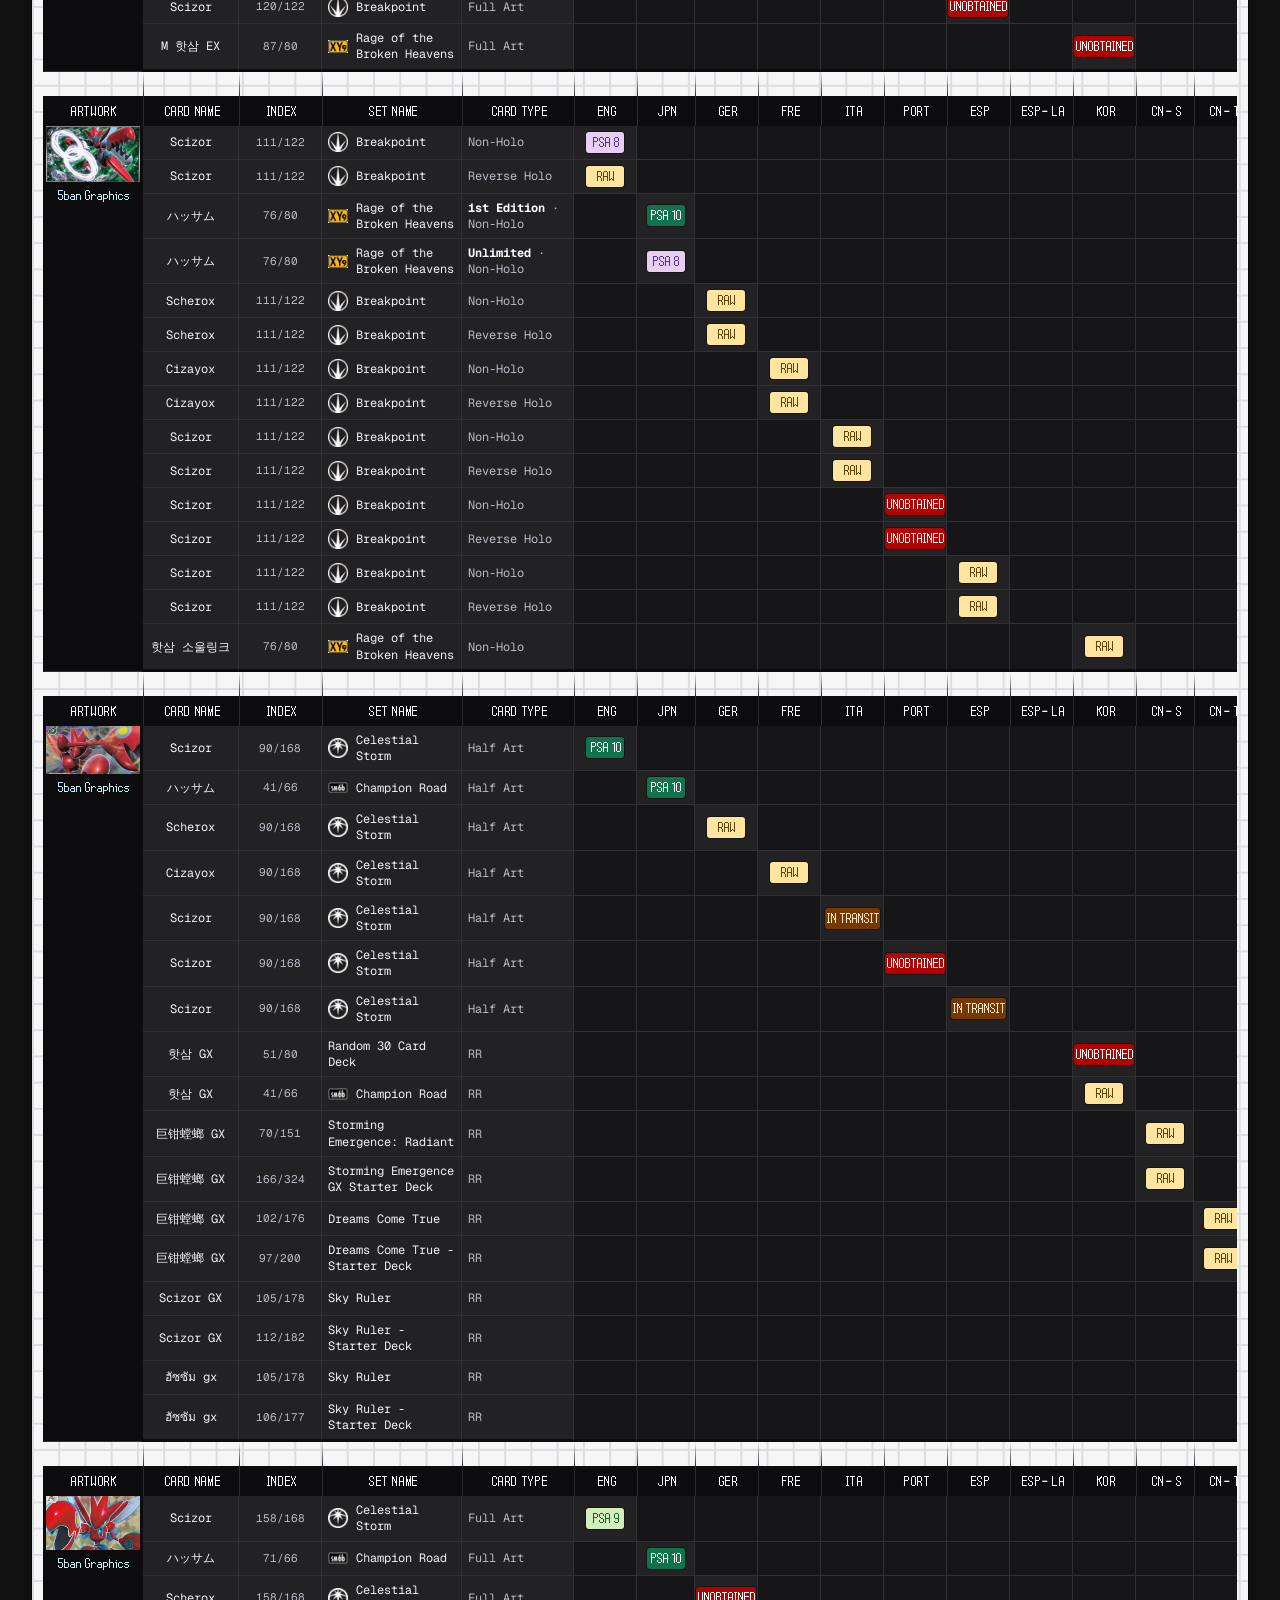
<file: checklist.html>
<!doctype html>
<html lang="en" data-theme="dark">
<head>
<meta charset="utf-8">
<meta name="viewport" content="width=device-width, initial-scale=1">
<title>Entire checklist · xscizorr</title>
<meta name="description" content="The entire Scizor checklist: every Scizor Pokémon card in every language in one list, with what's obtained, what's in transit and what's unobtained.">
<meta name="theme-color" content="#121213">
<link rel="icon" href="assets/icon.svg" type="image/svg+xml">
<link rel="preconnect" href="https://fonts.googleapis.com">
<link rel="preconnect" href="https://fonts.gstatic.com" crossorigin>
<link rel="stylesheet" href="https://fonts.googleapis.com/css2?family=Geist+Mono:wght@400;500;600;700&display=swap">
<link rel="stylesheet" href="css/site.css">
<link rel="stylesheet" href="css/collection.css">
<link rel="stylesheet" href="css/checklist.css">
<script src="js/theme.js"></script>
<script src="js/page-transition.js"></script>
</head>
<body>

<header class="site-head">
  <div class="wrap">
    <div class="menu" id="menu">
      <a class="menu-word" href="index.html" aria-label="xscizorr home"><img class="mi-logo" src="assets/icons/xscizorr.svg" alt=""></a>
      <nav class="menu-panel" id="menuPanel" aria-label="Main">
        <div class="menu-links">
          <a href="collection.html" aria-current="page">Collection</a>
          <a class="ext" href="https://www.instagram.com/xscizorr/" target="_blank" rel="noopener" title="Instagram" aria-label="Instagram (opens in a new tab)">
            <svg class="mi-logo" viewBox="0 0 24 24" aria-hidden="true"><defs><radialGradient id="igGrad" cx="30%" cy="107%" r="150%"><stop offset="0" stop-color="#fdf497"/><stop offset=".05" stop-color="#fdf497"/><stop offset=".45" stop-color="#fd5949"/><stop offset=".6" stop-color="#d6249f"/><stop offset=".9" stop-color="#285aeb"/></radialGradient></defs><rect width="24" height="24" rx="6.2" fill="url(#igGrad)"/><rect x="5.4" y="5.4" width="13.2" height="13.2" rx="3.9" fill="none" stroke="#fff" stroke-width="1.7"/><circle cx="12" cy="12" r="3.15" fill="none" stroke="#fff" stroke-width="1.7"/><circle cx="16" cy="8" r="1" fill="#fff"/></svg>
          </a>
          <a class="ext" href="https://www.psacard.com/psasetregistry/tcg/pokemon-sets/scizor-international-master-set/alltimeset/718398" target="_blank" rel="noopener" title="PSA Set Registry" aria-label="PSA Set Registry (opens in a new tab)">
            <svg class="mi-logo psa" viewBox="0 0 80 30" fill="currentColor" aria-hidden="true"><path d="M45.25 5.97s.01-.13-.05-.12c-4.6.35-7.07.82-9.94 1.8-2.92 1.04-5.29 2.64-5.29 3.59 0 .43.47.82 1.35 1.12.93.3 1.73.52 2.37.65l4.44 1.04c2.66.61 5.41 1.64 7.02 2.68 1.31.82 1.99 2.03 1.99 3.5 0 6.01-8.08 9.77-21.1 9.77-4.23 0-6.34-.78-6.34-2.38 0-.56.42-1.43 1.31-2.77.68-.95 1.06-1.3 1.73-1.51 2.79-.91 2.45-.82 2.75-.82.16 0 .3.14.3.3 0 .26-.09.35-.47.65l-.81.61c-.05.04-.03.13.04.13 1.2.04 2.35.08 2.67.08 5.54 0 9.94-.82 13.66-2.55 1.65-.74 2.33-1.3 2.33-1.86s-.59-1.04-2.11-1.64c-1.4-.56-3.17-1.08-4.27-1.3l-6.98-1.3c-3.13-.56-4.31-1.6-4.31-3.85 0-.65.17-1.69.51-2.98.72-2.68 1.31-3.46 3.47-4.71C34.05 1.46 39.71-.01 45.08-.01c1.69 0 3.51.22 5.2.61.93.17 1.1.43 1.1 1.51 0 1.25-.38 2.72-.93 3.37-.47.65-.68.78-2.62 1.47-1.23.43-1.73.73-3.76 2.12-.47.3-.72.43-1.01.43-.34 0-.68-.3-.68-.61 0-.26.08-.43.51-.78l2.38-2.15z"/><path d="M28.09 16.42s-.01-.08-.05-.09c-1.99-.61-3.66-1.8-3.66-4.63 0-.99.3-2.33.55-3.29.44-1.65.89-2.71 1.62-3.58.03-.03.02-.08 0-.1-1.32-1.29-3.4-2.05-6.61-2.05H.21c-.12 0-.21.1-.21.21v23.96c0 .12.09.21.21.21h6.9c.12 0 .21-.1.21-.21v-5.7c0-.12.09-.21.21-.21h14.32c3.62 0 5.46-2.04 6.24-4.51zm-7.03-4.14c0 1.45-.66 2.59-2.37 2.59H7.53c-.12 0-.21-.1-.21-.21v-5.7c0-.12.09-.21.21-.21h10.53c2.21 0 3 .94 3 2.59v.94zm42.1-9.49a.21.21 0 0 0-.18-.11h-9.27c-.08 0-.15.04-.19.11l-6.96 13.14c-.06.12-.04.27.06.36 1.08 1 1.67 2.33 1.67 3.84 0 1.95-.72 4.53-3.78 6.73-.09.06-.05.2.06.2h4.13c.08 0 .15-.05.19-.12l2.06-4.15s.04-.04.07-.04h14.74s.05.02.07.04l2.19 4.16c.04.07.11.11.19.11h7.88c.06 0 .1-.06.07-.12l-13-24.15zm-.19 14.71h-9.18s-.07-.05-.05-.08l4.52-8.99s.08-.04.1 0l4.65 8.99s0 .08-.05.08z"/></svg>
          </a>
          <a class="ext" href="https://www.elitefourum.com/t/xscizorrs-psa-international-scizor-masterset/63337" target="_blank" rel="noopener" title="Elite Fourum" aria-label="Elite Fourum (opens in a new tab)">
            <img class="mi-logo" src="assets/icons/elitefourum.svg" alt="">
          </a>
        </div>
      </nav>
      <button class="menu-icon" id="menuBtn" type="button" aria-expanded="false" aria-controls="menuPanel" aria-label="Open menu"><i></i><i></i></button>
    </div>
    <div class="head-actions">
      <button class="iconbtn" id="themeBtn" type="button" aria-label="Switch light or dark mode" title="Light / dark">
        <svg viewBox="0 0 24 24" fill="none" stroke="currentColor" stroke-width="1.8" stroke-linecap="round" stroke-linejoin="round" aria-hidden="true"><path d="M20 14.5A8 8 0 0 1 9.5 4a8 8 0 1 0 10.5 10.5Z"/></svg>
      </button>
    </div>
  </div>
</header>
<div class="menu-overlay" id="menuOverlay"></div>

<!-- The entire checklist, on the same Pokémon Black and White screen as the Collection menu (a wider one): a panel
     with the totals, progress by language and the key, then every Master Set card in every language in one table,
     laid out like the Google Sheet, with both of its tabs (ENG / JPN, and every other language) together. The ✕
     goes back to the menu. Built by js/checklist.js (styles in css/collection.css and css/checklist.css). -->
<main class="dsm-page dsm-wide-page wrap">
  <div class="dsm dsm-wide" id="dsm">
    <div class="dsm-top" aria-hidden="true">
      <span class="dsm-clock" id="dsmClock">12:00</span>
      <span class="dsm-signals"><span>IR</span><span>ONLINE</span><span>WIRELESS</span></span>
      <span class="dsm-battery"></span>
    </div>
    <div class="dsm-paper dsm-sheet">
      <section class="dsm-panel" aria-labelledby="clTitle">
        <div class="dsm-head">
          <span class="dsm-icon" id="clIcon"></span>
          <h1 class="dsm-label" id="clTitle">Entire checklist<small>Scizor all language masterset</small></h1>
        </div>
        <p class="cl-sum" id="clSum"></p>
        <div class="cl-graph" id="clGraph" role="table" aria-label="Progress by language"></div>
        <ul class="cl-key" aria-label="Key">
          <li><span class="chip k-10">PSA 10</span></li>
          <li><span class="chip k-9">PSA 9</span></li>
          <li><span class="chip k-low">Other grades</span></li>
          <li><span class="chip k-raw">Raw</span></li>
          <li><span class="chip k-way">In transit</span></li>
          <li><span class="chip k-need">Unobtained</span></li>
        </ul>
      </section>
      <div class="cl-scroll" id="clScroll" tabindex="0" role="region" aria-label="The checklist">
        <table class="cl-table" id="clTable"></table>
      </div>
    </div>
    <div class="dsm-bottom">
      <p class="dsm-msg" id="dsmMsg" aria-live="polite"></p>
      <a class="dsm-x" href="collection.html#masterset" aria-label="Back to the menu"><svg viewBox="0 0 10 10" shape-rendering="crispEdges" aria-hidden="true"><path d="M1 1h2v1h1v1h2V2h1V1h2v2H8v1H7v2h1v1h1v2H7V8H6V7H4v1H3v1H1V7h1V6h1V4H2V3H1z"/></svg></a>
    </div>
  </div>
</main>

<footer class="site-foot">
  <div class="wrap">
    <div>
      <a class="brand" href="index.html">
        <span class="wordmark">xscizorr</span>
      </a>
      <p>A personal record of every Scizor card ever printed. Card list last imported <span id="generated">recently</span>.</p>
    </div>
    <div class="foot-links foot-social" aria-label="Elsewhere">
      <a class="soc" href="https://www.instagram.com/xscizorr/" target="_blank" rel="noopener" title="Instagram" aria-label="Instagram (opens in a new tab)"><svg class="mi-logo" viewBox="0 0 24 24" aria-hidden="true"><defs><radialGradient id="igGradFoot" cx="30%" cy="107%" r="150%"><stop offset="0" stop-color="#fdf497"/><stop offset=".05" stop-color="#fdf497"/><stop offset=".45" stop-color="#fd5949"/><stop offset=".6" stop-color="#d6249f"/><stop offset=".9" stop-color="#285aeb"/></radialGradient></defs><rect width="24" height="24" rx="6.2" fill="url(#igGradFoot)"/><rect x="5.4" y="5.4" width="13.2" height="13.2" rx="3.9" fill="none" stroke="#fff" stroke-width="1.7"/><circle cx="12" cy="12" r="3.15" fill="none" stroke="#fff" stroke-width="1.7"/><circle cx="16" cy="8" r="1" fill="#fff"/></svg></a>
      <a class="soc" href="https://www.elitefourum.com/t/xscizorrs-psa-international-scizor-masterset/63337" target="_blank" rel="noopener" title="Elite Fourum" aria-label="Elite Fourum (opens in a new tab)"><img class="mi-logo" src="assets/icons/elitefourum.svg" alt=""></a>
      <a class="soc" href="https://www.psacard.com/psasetregistry/tcg/pokemon-sets/scizor-international-master-set/alltimeset/718398" target="_blank" rel="noopener" title="PSA Set Registry" aria-label="PSA Set Registry (opens in a new tab)"><svg class="mi-logo psa" viewBox="0 0 80 30" fill="currentColor" aria-hidden="true"><path d="M45.25 5.97s.01-.13-.05-.12c-4.6.35-7.07.82-9.94 1.8-2.92 1.04-5.29 2.64-5.29 3.59 0 .43.47.82 1.35 1.12.93.3 1.73.52 2.37.65l4.44 1.04c2.66.61 5.41 1.64 7.02 2.68 1.31.82 1.99 2.03 1.99 3.5 0 6.01-8.08 9.77-21.1 9.77-4.23 0-6.34-.78-6.34-2.38 0-.56.42-1.43 1.31-2.77.68-.95 1.06-1.3 1.73-1.51 2.79-.91 2.45-.82 2.75-.82.16 0 .3.14.3.3 0 .26-.09.35-.47.65l-.81.61c-.05.04-.03.13.04.13 1.2.04 2.35.08 2.67.08 5.54 0 9.94-.82 13.66-2.55 1.65-.74 2.33-1.3 2.33-1.86s-.59-1.04-2.11-1.64c-1.4-.56-3.17-1.08-4.27-1.3l-6.98-1.3c-3.13-.56-4.31-1.6-4.31-3.85 0-.65.17-1.69.51-2.98.72-2.68 1.31-3.46 3.47-4.71C34.05 1.46 39.71-.01 45.08-.01c1.69 0 3.51.22 5.2.61.93.17 1.1.43 1.1 1.51 0 1.25-.38 2.72-.93 3.37-.47.65-.68.78-2.62 1.47-1.23.43-1.73.73-3.76 2.12-.47.3-.72.43-1.01.43-.34 0-.68-.3-.68-.61 0-.26.08-.43.51-.78l2.38-2.15z"/><path d="M28.09 16.42s-.01-.08-.05-.09c-1.99-.61-3.66-1.8-3.66-4.63 0-.99.3-2.33.55-3.29.44-1.65.89-2.71 1.62-3.58.03-.03.02-.08 0-.1-1.32-1.29-3.4-2.05-6.61-2.05H.21c-.12 0-.21.1-.21.21v23.96c0 .12.09.21.21.21h6.9c.12 0 .21-.1.21-.21v-5.7c0-.12.09-.21.21-.21h14.32c3.62 0 5.46-2.04 6.24-4.51zm-7.03-4.14c0 1.45-.66 2.59-2.37 2.59H7.53c-.12 0-.21-.1-.21-.21v-5.7c0-.12.09-.21.21-.21h10.53c2.21 0 3 .94 3 2.59v.94zm42.1-9.49a.21.21 0 0 0-.18-.11h-9.27c-.08 0-.15.04-.19.11l-6.96 13.14c-.06.12-.04.27.06.36 1.08 1 1.67 2.33 1.67 3.84 0 1.95-.72 4.53-3.78 6.73-.09.06-.05.2.06.2h4.13c.08 0 .15-.05.19-.12l2.06-4.15s.04-.04.07-.04h14.74s.05.02.07.04l2.19 4.16c.04.07.11.11.19.11h7.88c.06 0 .1-.06.07-.12l-13-24.15zm-.19 14.71h-9.18s-.07-.05-.05-.08l4.52-8.99s.08-.04.1 0l4.65 8.99s0 .08-.05.08z"/></svg></a>
    </div>
    <p class="legal">&copy; <span id="year"></span> xscizorr. Pokémon and all card images and names are trademarks of their respective owners. Menu lettering: <a href="https://fontstruct.com/fontstructions/show/563645" target="_blank" rel="noopener">Pokemon B/W</a> by metax (<a href="https://creativecommons.org/licenses/by/3.0/" target="_blank" rel="noopener">CC BY 3.0</a>).</p>
  </div>
</footer>

<script src="data/config.js"></script>
<script src="data/cards.js"></script>
<script src="data/photos.js"></script>
<script src="data/flags.js"></script>
<script src="js/core.js"></script>
<script src="js/ds.js"></script>
<script src="js/checklist.js"></script>
</body>
</html>
</file>
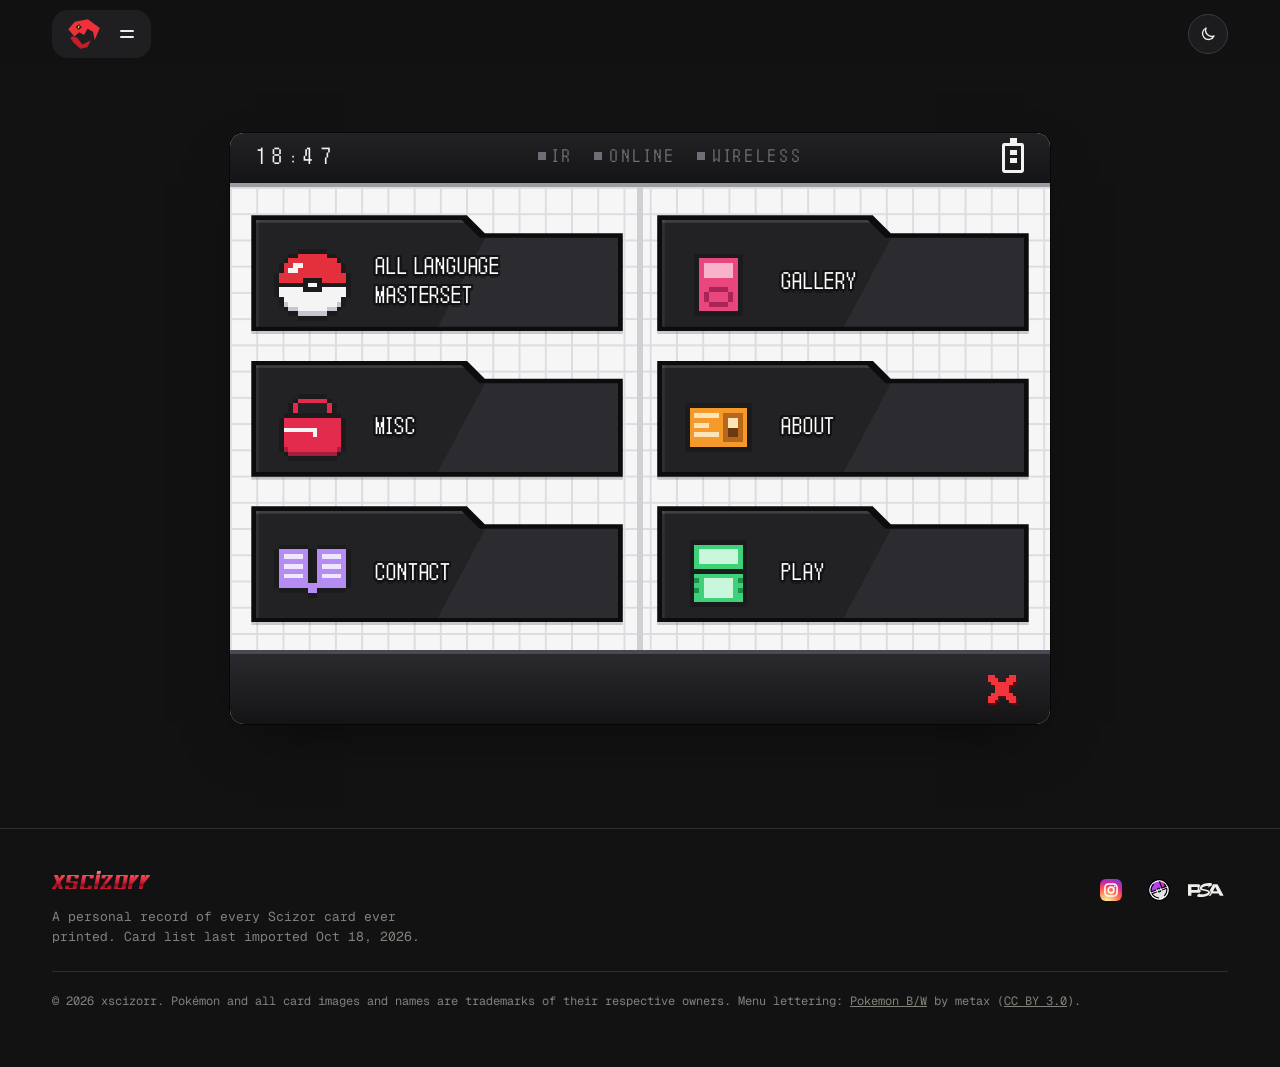
<file: collection.html>
<!doctype html>
<html lang="en" data-theme="dark">
<head>
<meta charset="utf-8">
<meta name="viewport" content="width=device-width, initial-scale=1">
<title>Collection · xscizorr</title>
<meta name="description" content="Every Scizor Pokémon card ever printed, in every language: what's obtained, what's on the way and what's still missing.">
<meta name="theme-color" content="#121213">
<link rel="icon" href="assets/icon.svg" type="image/svg+xml">
<link rel="preconnect" href="https://fonts.googleapis.com">
<link rel="preconnect" href="https://fonts.gstatic.com" crossorigin>
<link rel="stylesheet" href="https://fonts.googleapis.com/css2?family=Geist+Mono:wght@400;500;600;700&display=swap">
<link rel="stylesheet" href="css/site.css">
<link rel="stylesheet" href="css/collection.css">
<script src="js/theme.js"></script>
<script src="js/page-transition.js"></script>
</head>
<body>

<header class="site-head">
  <div class="wrap">
    <div class="menu" id="menu">
      <a class="menu-word" href="index.html" aria-label="xscizorr home"><img class="mi-logo" src="assets/icons/xscizorr.svg" alt=""></a>
      <nav class="menu-panel" id="menuPanel" aria-label="Main">
        <div class="menu-links">
          <a href="collection.html" aria-current="page">Collection</a>
          <a class="ext" href="https://www.instagram.com/xscizorr/" target="_blank" rel="noopener" title="Instagram" aria-label="Instagram (opens in a new tab)">
            <svg class="mi-logo" viewBox="0 0 24 24" aria-hidden="true"><defs><radialGradient id="igGrad" cx="30%" cy="107%" r="150%"><stop offset="0" stop-color="#fdf497"/><stop offset=".05" stop-color="#fdf497"/><stop offset=".45" stop-color="#fd5949"/><stop offset=".6" stop-color="#d6249f"/><stop offset=".9" stop-color="#285aeb"/></radialGradient></defs><rect width="24" height="24" rx="6.2" fill="url(#igGrad)"/><rect x="5.4" y="5.4" width="13.2" height="13.2" rx="3.9" fill="none" stroke="#fff" stroke-width="1.7"/><circle cx="12" cy="12" r="3.15" fill="none" stroke="#fff" stroke-width="1.7"/><circle cx="16" cy="8" r="1" fill="#fff"/></svg>
          </a>
          <a class="ext" href="https://www.psacard.com/psasetregistry/tcg/pokemon-sets/scizor-international-master-set/alltimeset/718398" target="_blank" rel="noopener" title="PSA Set Registry" aria-label="PSA Set Registry (opens in a new tab)">
            <svg class="mi-logo psa" viewBox="0 0 80 30" fill="currentColor" aria-hidden="true"><path d="M45.25 5.97s.01-.13-.05-.12c-4.6.35-7.07.82-9.94 1.8-2.92 1.04-5.29 2.64-5.29 3.59 0 .43.47.82 1.35 1.12.93.3 1.73.52 2.37.65l4.44 1.04c2.66.61 5.41 1.64 7.02 2.68 1.31.82 1.99 2.03 1.99 3.5 0 6.01-8.08 9.77-21.1 9.77-4.23 0-6.34-.78-6.34-2.38 0-.56.42-1.43 1.31-2.77.68-.95 1.06-1.3 1.73-1.51 2.79-.91 2.45-.82 2.75-.82.16 0 .3.14.3.3 0 .26-.09.35-.47.65l-.81.61c-.05.04-.03.13.04.13 1.2.04 2.35.08 2.67.08 5.54 0 9.94-.82 13.66-2.55 1.65-.74 2.33-1.3 2.33-1.86s-.59-1.04-2.11-1.64c-1.4-.56-3.17-1.08-4.27-1.3l-6.98-1.3c-3.13-.56-4.31-1.6-4.31-3.85 0-.65.17-1.69.51-2.98.72-2.68 1.31-3.46 3.47-4.71C34.05 1.46 39.71-.01 45.08-.01c1.69 0 3.51.22 5.2.61.93.17 1.1.43 1.1 1.51 0 1.25-.38 2.72-.93 3.37-.47.65-.68.78-2.62 1.47-1.23.43-1.73.73-3.76 2.12-.47.3-.72.43-1.01.43-.34 0-.68-.3-.68-.61 0-.26.08-.43.51-.78l2.38-2.15z"/><path d="M28.09 16.42s-.01-.08-.05-.09c-1.99-.61-3.66-1.8-3.66-4.63 0-.99.3-2.33.55-3.29.44-1.65.89-2.71 1.62-3.58.03-.03.02-.08 0-.1-1.32-1.29-3.4-2.05-6.61-2.05H.21c-.12 0-.21.1-.21.21v23.96c0 .12.09.21.21.21h6.9c.12 0 .21-.1.21-.21v-5.7c0-.12.09-.21.21-.21h14.32c3.62 0 5.46-2.04 6.24-4.51zm-7.03-4.14c0 1.45-.66 2.59-2.37 2.59H7.53c-.12 0-.21-.1-.21-.21v-5.7c0-.12.09-.21.21-.21h10.53c2.21 0 3 .94 3 2.59v.94zm42.1-9.49a.21.21 0 0 0-.18-.11h-9.27c-.08 0-.15.04-.19.11l-6.96 13.14c-.06.12-.04.27.06.36 1.08 1 1.67 2.33 1.67 3.84 0 1.95-.72 4.53-3.78 6.73-.09.06-.05.2.06.2h4.13c.08 0 .15-.05.19-.12l2.06-4.15s.04-.04.07-.04h14.74s.05.02.07.04l2.19 4.16c.04.07.11.11.19.11h7.88c.06 0 .1-.06.07-.12l-13-24.15zm-.19 14.71h-9.18s-.07-.05-.05-.08l4.52-8.99s.08-.04.1 0l4.65 8.99s0 .08-.05.08z"/></svg>
          </a>
          <a class="ext" href="https://www.elitefourum.com/t/xscizorrs-psa-international-scizor-masterset/63337" target="_blank" rel="noopener" title="Elite Fourum" aria-label="Elite Fourum (opens in a new tab)">
            <img class="mi-logo" src="assets/icons/elitefourum.svg" alt="">
          </a>
        </div>
      </nav>
      <button class="menu-icon" id="menuBtn" type="button" aria-expanded="false" aria-controls="menuPanel" aria-label="Open menu"><i></i><i></i></button>
    </div>
    <div class="head-actions">
      <button class="iconbtn" id="themeBtn" type="button" aria-label="Switch light or dark mode" title="Light / dark">
        <svg viewBox="0 0 24 24" fill="none" stroke="currentColor" stroke-width="1.8" stroke-linecap="round" stroke-linejoin="round" aria-hidden="true"><path d="M20 14.5A8 8 0 0 1 9.5 4a8 8 0 1 0 10.5 10.5Z"/></svg>
      </button>
    </div>
  </div>
</header>
<div class="menu-overlay" id="menuOverlay"></div>

<!-- A menu like the touch screen in Pokémon Black and White: a status bar, six boxes on grid paper, and a bar with
     a red ✕. "All language masterset" asks how to see it: the entire checklist (checklist.html), or by language
     (a box for every language). Built by js/collection.js (styles in css/collection.css, flags from
     data/flags.js). -->
<main class="dsm-page wrap">
  <h1 class="sr">Collection</h1>
  <div class="dsm" id="dsm">
    <div class="dsm-top" aria-hidden="true">
      <span class="dsm-clock" id="dsmClock">12:00</span>
      <span class="dsm-signals"><span>IR</span><span>ONLINE</span><span>WIRELESS</span></span>
      <span class="dsm-battery"></span>
    </div>
    <div class="dsm-paper">
      <nav class="dsm-grid" id="dsmMain" aria-label="Collection menu"></nav>
      <nav class="dsm-grid" id="dsmMaster" aria-label="All language masterset" hidden></nav>
      <nav class="dsm-grid dsm-langs" id="dsmLangs" aria-label="Languages" hidden></nav>
    </div>
    <div class="dsm-bottom">
      <p class="dsm-msg" id="dsmMsg" aria-live="polite"></p>
      <a class="dsm-x" id="dsmX" href="index.html" aria-label="Close the menu (home)"><svg viewBox="0 0 10 10" shape-rendering="crispEdges" aria-hidden="true"><path d="M1 1h2v1h1v1h2V2h1V1h2v2H8v1H7v2h1v1h1v2H7V8H6V7H4v1H3v1H1V7h1V6h1V4H2V3H1z"/></svg></a>
    </div>
  </div>
</main>

<footer class="site-foot">
  <div class="wrap">
    <div>
      <a class="brand" href="index.html">
        <span class="wordmark">xscizorr</span>
      </a>
      <p>A personal record of every Scizor card ever printed. Card list last imported <span id="generated">recently</span>.</p>
    </div>
    <div class="foot-links foot-social" aria-label="Elsewhere">
      <a class="soc" href="https://www.instagram.com/xscizorr/" target="_blank" rel="noopener" title="Instagram" aria-label="Instagram (opens in a new tab)"><svg class="mi-logo" viewBox="0 0 24 24" aria-hidden="true"><defs><radialGradient id="igGradFoot" cx="30%" cy="107%" r="150%"><stop offset="0" stop-color="#fdf497"/><stop offset=".05" stop-color="#fdf497"/><stop offset=".45" stop-color="#fd5949"/><stop offset=".6" stop-color="#d6249f"/><stop offset=".9" stop-color="#285aeb"/></radialGradient></defs><rect width="24" height="24" rx="6.2" fill="url(#igGradFoot)"/><rect x="5.4" y="5.4" width="13.2" height="13.2" rx="3.9" fill="none" stroke="#fff" stroke-width="1.7"/><circle cx="12" cy="12" r="3.15" fill="none" stroke="#fff" stroke-width="1.7"/><circle cx="16" cy="8" r="1" fill="#fff"/></svg></a>
      <a class="soc" href="https://www.elitefourum.com/t/xscizorrs-psa-international-scizor-masterset/63337" target="_blank" rel="noopener" title="Elite Fourum" aria-label="Elite Fourum (opens in a new tab)"><img class="mi-logo" src="assets/icons/elitefourum.svg" alt=""></a>
      <a class="soc" href="https://www.psacard.com/psasetregistry/tcg/pokemon-sets/scizor-international-master-set/alltimeset/718398" target="_blank" rel="noopener" title="PSA Set Registry" aria-label="PSA Set Registry (opens in a new tab)"><svg class="mi-logo psa" viewBox="0 0 80 30" fill="currentColor" aria-hidden="true"><path d="M45.25 5.97s.01-.13-.05-.12c-4.6.35-7.07.82-9.94 1.8-2.92 1.04-5.29 2.64-5.29 3.59 0 .43.47.82 1.35 1.12.93.3 1.73.52 2.37.65l4.44 1.04c2.66.61 5.41 1.64 7.02 2.68 1.31.82 1.99 2.03 1.99 3.5 0 6.01-8.08 9.77-21.1 9.77-4.23 0-6.34-.78-6.34-2.38 0-.56.42-1.43 1.31-2.77.68-.95 1.06-1.3 1.73-1.51 2.79-.91 2.45-.82 2.75-.82.16 0 .3.14.3.3 0 .26-.09.35-.47.65l-.81.61c-.05.04-.03.13.04.13 1.2.04 2.35.08 2.67.08 5.54 0 9.94-.82 13.66-2.55 1.65-.74 2.33-1.3 2.33-1.86s-.59-1.04-2.11-1.64c-1.4-.56-3.17-1.08-4.27-1.3l-6.98-1.3c-3.13-.56-4.31-1.6-4.31-3.85 0-.65.17-1.69.51-2.98.72-2.68 1.31-3.46 3.47-4.71C34.05 1.46 39.71-.01 45.08-.01c1.69 0 3.51.22 5.2.61.93.17 1.1.43 1.1 1.51 0 1.25-.38 2.72-.93 3.37-.47.65-.68.78-2.62 1.47-1.23.43-1.73.73-3.76 2.12-.47.3-.72.43-1.01.43-.34 0-.68-.3-.68-.61 0-.26.08-.43.51-.78l2.38-2.15z"/><path d="M28.09 16.42s-.01-.08-.05-.09c-1.99-.61-3.66-1.8-3.66-4.63 0-.99.3-2.33.55-3.29.44-1.65.89-2.71 1.62-3.58.03-.03.02-.08 0-.1-1.32-1.29-3.4-2.05-6.61-2.05H.21c-.12 0-.21.1-.21.21v23.96c0 .12.09.21.21.21h6.9c.12 0 .21-.1.21-.21v-5.7c0-.12.09-.21.21-.21h14.32c3.62 0 5.46-2.04 6.24-4.51zm-7.03-4.14c0 1.45-.66 2.59-2.37 2.59H7.53c-.12 0-.21-.1-.21-.21v-5.7c0-.12.09-.21.21-.21h10.53c2.21 0 3 .94 3 2.59v.94zm42.1-9.49a.21.21 0 0 0-.18-.11h-9.27c-.08 0-.15.04-.19.11l-6.96 13.14c-.06.12-.04.27.06.36 1.08 1 1.67 2.33 1.67 3.84 0 1.95-.72 4.53-3.78 6.73-.09.06-.05.2.06.2h4.13c.08 0 .15-.05.19-.12l2.06-4.15s.04-.04.07-.04h14.74s.05.02.07.04l2.19 4.16c.04.07.11.11.19.11h7.88c.06 0 .1-.06.07-.12l-13-24.15zm-.19 14.71h-9.18s-.07-.05-.05-.08l4.52-8.99s.08-.04.1 0l4.65 8.99s0 .08-.05.08z"/></svg></a>
    </div>
    <p class="legal">&copy; <span id="year"></span> xscizorr. Pokémon and all card images and names are trademarks of their respective owners. Menu lettering: <a href="https://fontstruct.com/fontstructions/show/563645" target="_blank" rel="noopener">Pokemon B/W</a> by metax (<a href="https://creativecommons.org/licenses/by/3.0/" target="_blank" rel="noopener">CC BY 3.0</a>).</p>
  </div>
</footer>

<script src="data/config.js"></script>
<script src="data/cards.js"></script>
<script src="data/photos.js"></script>
<script src="data/flags.js"></script>
<script src="js/core.js"></script>
<script src="js/ds.js"></script>
<script src="js/collection.js"></script>
</body>
</html>
</file>
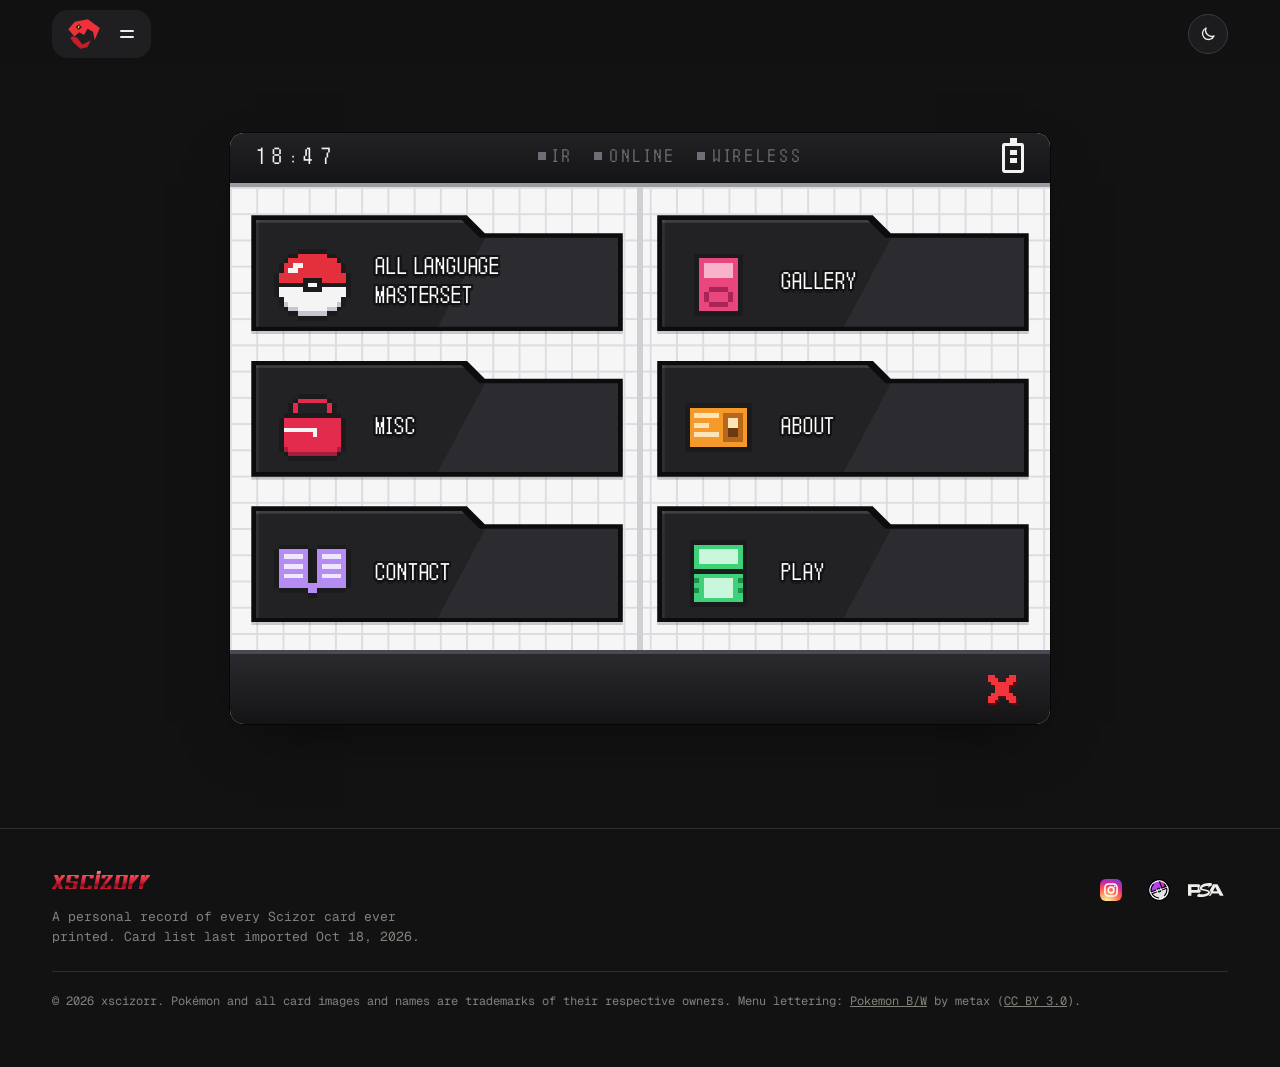
<file: language.html>
<!doctype html>
<html lang="en" data-theme="dark">
<head>
<meta charset="utf-8">
<meta name="viewport" content="width=device-width, initial-scale=1">
<title>Language · xscizorr</title>
<meta name="description" content="Every Scizor Pokémon card printed in one language: what's obtained, what's on the way and what's still missing.">
<meta name="theme-color" content="#121213">
<link rel="icon" href="assets/icon.svg" type="image/svg+xml">
<link rel="preconnect" href="https://fonts.googleapis.com">
<link rel="preconnect" href="https://fonts.gstatic.com" crossorigin>
<link rel="stylesheet" href="https://fonts.googleapis.com/css2?family=Geist+Mono:wght@400;500;600;700&display=swap">
<link rel="stylesheet" href="css/site.css">
<link rel="stylesheet" href="css/collection.css">
<link rel="stylesheet" href="css/language.css">
<script src="js/theme.js"></script>
<script src="js/page-transition.js"></script>
</head>
<body>

<header class="site-head">
  <div class="wrap">
    <div class="menu" id="menu">
      <a class="menu-word" href="index.html" aria-label="xscizorr home"><img class="mi-logo" src="assets/icons/xscizorr.svg" alt=""></a>
      <nav class="menu-panel" id="menuPanel" aria-label="Main">
        <div class="menu-links">
          <a href="collection.html" aria-current="page">Collection</a>
          <a class="ext" href="https://www.instagram.com/xscizorr/" target="_blank" rel="noopener" title="Instagram" aria-label="Instagram (opens in a new tab)">
            <svg class="mi-logo" viewBox="0 0 24 24" aria-hidden="true"><defs><radialGradient id="igGrad" cx="30%" cy="107%" r="150%"><stop offset="0" stop-color="#fdf497"/><stop offset=".05" stop-color="#fdf497"/><stop offset=".45" stop-color="#fd5949"/><stop offset=".6" stop-color="#d6249f"/><stop offset=".9" stop-color="#285aeb"/></radialGradient></defs><rect width="24" height="24" rx="6.2" fill="url(#igGrad)"/><rect x="5.4" y="5.4" width="13.2" height="13.2" rx="3.9" fill="none" stroke="#fff" stroke-width="1.7"/><circle cx="12" cy="12" r="3.15" fill="none" stroke="#fff" stroke-width="1.7"/><circle cx="16" cy="8" r="1" fill="#fff"/></svg>
          </a>
          <a class="ext" href="https://www.psacard.com/psasetregistry/tcg/pokemon-sets/scizor-international-master-set/alltimeset/718398" target="_blank" rel="noopener" title="PSA Set Registry" aria-label="PSA Set Registry (opens in a new tab)">
            <svg class="mi-logo psa" viewBox="0 0 80 30" fill="currentColor" aria-hidden="true"><path d="M45.25 5.97s.01-.13-.05-.12c-4.6.35-7.07.82-9.94 1.8-2.92 1.04-5.29 2.64-5.29 3.59 0 .43.47.82 1.35 1.12.93.3 1.73.52 2.37.65l4.44 1.04c2.66.61 5.41 1.64 7.02 2.68 1.31.82 1.99 2.03 1.99 3.5 0 6.01-8.08 9.77-21.1 9.77-4.23 0-6.34-.78-6.34-2.38 0-.56.42-1.43 1.31-2.77.68-.95 1.06-1.3 1.73-1.51 2.79-.91 2.45-.82 2.75-.82.16 0 .3.14.3.3 0 .26-.09.35-.47.65l-.81.61c-.05.04-.03.13.04.13 1.2.04 2.35.08 2.67.08 5.54 0 9.94-.82 13.66-2.55 1.65-.74 2.33-1.3 2.33-1.86s-.59-1.04-2.11-1.64c-1.4-.56-3.17-1.08-4.27-1.3l-6.98-1.3c-3.13-.56-4.31-1.6-4.31-3.85 0-.65.17-1.69.51-2.98.72-2.68 1.31-3.46 3.47-4.71C34.05 1.46 39.71-.01 45.08-.01c1.69 0 3.51.22 5.2.61.93.17 1.1.43 1.1 1.51 0 1.25-.38 2.72-.93 3.37-.47.65-.68.78-2.62 1.47-1.23.43-1.73.73-3.76 2.12-.47.3-.72.43-1.01.43-.34 0-.68-.3-.68-.61 0-.26.08-.43.51-.78l2.38-2.15z"/><path d="M28.09 16.42s-.01-.08-.05-.09c-1.99-.61-3.66-1.8-3.66-4.63 0-.99.3-2.33.55-3.29.44-1.65.89-2.71 1.62-3.58.03-.03.02-.08 0-.1-1.32-1.29-3.4-2.05-6.61-2.05H.21c-.12 0-.21.1-.21.21v23.96c0 .12.09.21.21.21h6.9c.12 0 .21-.1.21-.21v-5.7c0-.12.09-.21.21-.21h14.32c3.62 0 5.46-2.04 6.24-4.51zm-7.03-4.14c0 1.45-.66 2.59-2.37 2.59H7.53c-.12 0-.21-.1-.21-.21v-5.7c0-.12.09-.21.21-.21h10.53c2.21 0 3 .94 3 2.59v.94zm42.1-9.49a.21.21 0 0 0-.18-.11h-9.27c-.08 0-.15.04-.19.11l-6.96 13.14c-.06.12-.04.27.06.36 1.08 1 1.67 2.33 1.67 3.84 0 1.95-.72 4.53-3.78 6.73-.09.06-.05.2.06.2h4.13c.08 0 .15-.05.19-.12l2.06-4.15s.04-.04.07-.04h14.74s.05.02.07.04l2.19 4.16c.04.07.11.11.19.11h7.88c.06 0 .1-.06.07-.12l-13-24.15zm-.19 14.71h-9.18s-.07-.05-.05-.08l4.52-8.99s.08-.04.1 0l4.65 8.99s0 .08-.05.08z"/></svg>
          </a>
          <a class="ext" href="https://www.elitefourum.com/t/xscizorrs-psa-international-scizor-masterset/63337" target="_blank" rel="noopener" title="Elite Fourum" aria-label="Elite Fourum (opens in a new tab)">
            <img class="mi-logo" src="assets/icons/elitefourum.svg" alt="">
          </a>
        </div>
      </nav>
      <button class="menu-icon" id="menuBtn" type="button" aria-expanded="false" aria-controls="menuPanel" aria-label="Open menu"><i></i><i></i></button>
    </div>
    <div class="head-actions">
      <button class="iconbtn" id="themeBtn" type="button" aria-label="Switch light or dark mode" title="Light / dark">
        <svg viewBox="0 0 24 24" fill="none" stroke="currentColor" stroke-width="1.8" stroke-linecap="round" stroke-linejoin="round" aria-hidden="true"><path d="M20 14.5A8 8 0 0 1 9.5 4a8 8 0 1 0 10.5 10.5Z"/></svg>
      </button>
      <button class="btn" id="editBtn" type="button" aria-pressed="false">
        <svg viewBox="0 0 24 24" fill="none" stroke="currentColor" stroke-width="2" stroke-linecap="round" stroke-linejoin="round" aria-hidden="true"><path d="M4 20h4L19 9a2.8 2.8 0 0 0-4-4L4 16v4Z"/><path d="m13.5 6.5 4 4"/></svg>
        <span>Edit</span>
      </button>
    </div>
  </div>
  <div class="editbar" id="editbar" hidden>
    <div class="wrap">
      <span><b>Edit mode.</b> <span id="editNote">Changes are saved in this browser. Export the data file to publish them on your website.</span></span>
      <button class="btn sm red" type="button" id="dataBtn2">Save &amp; export</button>
    </div>
  </div>
</header>
<div class="menu-overlay" id="menuOverlay"></div>

<!-- One language's page: language.html?lang=JA, on the same Pokémon Black and White screen as the Collection menu
     (a wider one). A panel with the language, its neighbours and its card stack, then the toolbar and every card.
     The ✕ goes back to the languages. Everything here is filled in by js/language.js (styles in css/collection.css
     and css/language.css). -->
<main class="dsm-page dsm-wide-page wrap" id="tracker">
  <div class="dsm dsm-wide" id="dsm">
    <div class="dsm-top" aria-hidden="true">
      <span class="dsm-clock" id="dsmClock">12:00</span>
      <span class="dsm-signals"><span>IR</span><span>ONLINE</span><span>WIRELESS</span></span>
      <span class="dsm-battery"></span>
    </div>
    <div class="dsm-paper dsm-sheet">
      <section class="dsm-panel lp-panel" aria-labelledby="lpTitle">
        <div class="lp-info">
          <div class="lp-top">
            <div class="dsm-head">
              <span class="dsm-icon dsm-flag" id="lpFlag"></span>
              <h1 class="dsm-label" id="lpTitle"><span id="lpName"></span><small id="lpIndex"></small></h1>
            </div>
            <nav class="lp-pager" id="lpPager" aria-label="Languages">
              <a class="lp-step" id="lpPrev" href="collection.html" rel="prev"></a>
              <a class="lp-step lp-all" href="checklist.html"><span class="lp-ico" id="lpAllIcon"></span><span>Entire checklist</span></a>
              <a class="lp-step" id="lpNext" href="collection.html" rel="next"></a>
            </nav>
          </div>
          <p class="lp-sub" id="sub"></p>
          <h2 class="lp-cat" id="title">Scizor Master Set</h2>
          <div class="stack-head"><b id="pct">0%</b><span>obtained</span><span class="cost edit-only" id="cost"></span></div>
          <div class="stats" id="stats"></div>
        </div>
        <!-- This language's cards as a stack: each layer's height is its share (drawn in js/language.js) -->
        <div class="stack-chart" id="stack"></div>
      </section>

      <div class="toolbar" id="toolbar">
        <div class="viewtog" role="group" aria-label="Layout">
          <button type="button" data-view="grid" aria-pressed="true" title="Grid" aria-label="Grid view"><svg viewBox="0 0 20 20" width="18" height="18" fill="currentColor" aria-hidden="true"><rect x="2" y="2" width="7" height="7" rx="1.5"/><rect x="11" y="2" width="7" height="7" rx="1.5"/><rect x="2" y="11" width="7" height="7" rx="1.5"/><rect x="11" y="11" width="7" height="7" rx="1.5"/></svg></button>
          <button type="button" data-view="rows" aria-pressed="false" title="List" aria-label="List view"><svg viewBox="0 0 20 20" width="18" height="18" fill="currentColor" aria-hidden="true"><rect x="2" y="3" width="16" height="3.5" rx="1.5"/><rect x="2" y="8.25" width="16" height="3.5" rx="1.5"/><rect x="2" y="13.5" width="16" height="3.5" rx="1.5"/></svg></button>
          <button type="button" data-view="art" aria-pressed="false" title="Grouped by artwork" aria-label="Group by artwork"><svg viewBox="0 0 20 20" width="18" height="18" fill="currentColor" aria-hidden="true"><rect x="2" y="2" width="16" height="6" rx="1.5"/><rect x="2" y="10" width="4.6" height="8" rx="1.2"/><rect x="7.7" y="10" width="4.6" height="8" rx="1.2"/><rect x="13.4" y="10" width="4.6" height="8" rx="1.2"/></svg></button>
        </div>
        <div class="grow"><input class="field" id="q" type="search" placeholder="Search name, set, number, type or artist" aria-label="Search"></div>
        <select class="field" id="statusSel" aria-label="Filter by status">
          <option value="all">All statuses</option><option value="ob">Obtained</option><option value="tr">In transit</option><option value="un">Unobtained</option>
        </select>
        <select class="field" id="artSel" aria-label="Filter by artwork"></select>
        <select class="field" id="sortSel" aria-label="Sort"></select>
        <button class="btn red sm edit-only" type="button" id="addBtn">+ Add card</button>
        <button class="btn ghost sm edit-only" type="button" id="reorderBtn" aria-pressed="false">Reorder</button>
        <button class="btn ghost sm edit-only" type="button" id="dataBtn">Data &amp; backup</button>
        <span class="count" id="count" aria-live="polite"></span>
      </div>

      <div class="grid" id="grid"></div>
    </div>
    <div class="dsm-bottom">
      <p class="dsm-msg" id="dsmMsg" aria-live="polite"></p>
      <a class="dsm-x" id="lpBack" href="collection.html" aria-label="Back to the languages"><svg viewBox="0 0 10 10" shape-rendering="crispEdges" aria-hidden="true"><path d="M1 1h2v1h1v1h2V2h1V1h2v2H8v1H7v2h1v1h1v2H7V8H6V7H4v1H3v1H1V7h1V6h1V4H2V3H1z"/></svg></a>
    </div>
  </div>
</main>

<footer class="site-foot">
  <div class="wrap">
    <div>
      <a class="brand" href="index.html">
        <span class="wordmark">xscizorr</span>
      </a>
      <p>A personal record of every Scizor card ever printed. Card list last imported <span id="generated">recently</span>.</p>
    </div>
    <div class="foot-links foot-social" aria-label="Elsewhere">
      <a class="soc" href="https://www.instagram.com/xscizorr/" target="_blank" rel="noopener" title="Instagram" aria-label="Instagram (opens in a new tab)"><svg class="mi-logo" viewBox="0 0 24 24" aria-hidden="true"><defs><radialGradient id="igGradFoot" cx="30%" cy="107%" r="150%"><stop offset="0" stop-color="#fdf497"/><stop offset=".05" stop-color="#fdf497"/><stop offset=".45" stop-color="#fd5949"/><stop offset=".6" stop-color="#d6249f"/><stop offset=".9" stop-color="#285aeb"/></radialGradient></defs><rect width="24" height="24" rx="6.2" fill="url(#igGradFoot)"/><rect x="5.4" y="5.4" width="13.2" height="13.2" rx="3.9" fill="none" stroke="#fff" stroke-width="1.7"/><circle cx="12" cy="12" r="3.15" fill="none" stroke="#fff" stroke-width="1.7"/><circle cx="16" cy="8" r="1" fill="#fff"/></svg></a>
      <a class="soc" href="https://www.elitefourum.com/t/xscizorrs-psa-international-scizor-masterset/63337" target="_blank" rel="noopener" title="Elite Fourum" aria-label="Elite Fourum (opens in a new tab)"><img class="mi-logo" src="assets/icons/elitefourum.svg" alt=""></a>
      <a class="soc" href="https://www.psacard.com/psasetregistry/tcg/pokemon-sets/scizor-international-master-set/alltimeset/718398" target="_blank" rel="noopener" title="PSA Set Registry" aria-label="PSA Set Registry (opens in a new tab)"><svg class="mi-logo psa" viewBox="0 0 80 30" fill="currentColor" aria-hidden="true"><path d="M45.25 5.97s.01-.13-.05-.12c-4.6.35-7.07.82-9.94 1.8-2.92 1.04-5.29 2.64-5.29 3.59 0 .43.47.82 1.35 1.12.93.3 1.73.52 2.37.65l4.44 1.04c2.66.61 5.41 1.64 7.02 2.68 1.31.82 1.99 2.03 1.99 3.5 0 6.01-8.08 9.77-21.1 9.77-4.23 0-6.34-.78-6.34-2.38 0-.56.42-1.43 1.31-2.77.68-.95 1.06-1.3 1.73-1.51 2.79-.91 2.45-.82 2.75-.82.16 0 .3.14.3.3 0 .26-.09.35-.47.65l-.81.61c-.05.04-.03.13.04.13 1.2.04 2.35.08 2.67.08 5.54 0 9.94-.82 13.66-2.55 1.65-.74 2.33-1.3 2.33-1.86s-.59-1.04-2.11-1.64c-1.4-.56-3.17-1.08-4.27-1.3l-6.98-1.3c-3.13-.56-4.31-1.6-4.31-3.85 0-.65.17-1.69.51-2.98.72-2.68 1.31-3.46 3.47-4.71C34.05 1.46 39.71-.01 45.08-.01c1.69 0 3.51.22 5.2.61.93.17 1.1.43 1.1 1.51 0 1.25-.38 2.72-.93 3.37-.47.65-.68.78-2.62 1.47-1.23.43-1.73.73-3.76 2.12-.47.3-.72.43-1.01.43-.34 0-.68-.3-.68-.61 0-.26.08-.43.51-.78l2.38-2.15z"/><path d="M28.09 16.42s-.01-.08-.05-.09c-1.99-.61-3.66-1.8-3.66-4.63 0-.99.3-2.33.55-3.29.44-1.65.89-2.71 1.62-3.58.03-.03.02-.08 0-.1-1.32-1.29-3.4-2.05-6.61-2.05H.21c-.12 0-.21.1-.21.21v23.96c0 .12.09.21.21.21h6.9c.12 0 .21-.1.21-.21v-5.7c0-.12.09-.21.21-.21h14.32c3.62 0 5.46-2.04 6.24-4.51zm-7.03-4.14c0 1.45-.66 2.59-2.37 2.59H7.53c-.12 0-.21-.1-.21-.21v-5.7c0-.12.09-.21.21-.21h10.53c2.21 0 3 .94 3 2.59v.94zm42.1-9.49a.21.21 0 0 0-.18-.11h-9.27c-.08 0-.15.04-.19.11l-6.96 13.14c-.06.12-.04.27.06.36 1.08 1 1.67 2.33 1.67 3.84 0 1.95-.72 4.53-3.78 6.73-.09.06-.05.2.06.2h4.13c.08 0 .15-.05.19-.12l2.06-4.15s.04-.04.07-.04h14.74s.05.02.07.04l2.19 4.16c.04.07.11.11.19.11h7.88c.06 0 .1-.06.07-.12l-13-24.15zm-.19 14.71h-9.18s-.07-.05-.05-.08l4.52-8.99s.08-.04.1 0l4.65 8.99s0 .08-.05.08z"/></svg></a>
    </div>
    <p class="legal">&copy; <span id="year"></span> xscizorr. Pokémon and all card images and names are trademarks of their respective owners. Menu lettering: <a href="https://fontstruct.com/fontstructions/show/563645" target="_blank" rel="noopener">Pokemon B/W</a> by metax (<a href="https://creativecommons.org/licenses/by/3.0/" target="_blank" rel="noopener">CC BY 3.0</a>).</p>
  </div>
</footer>

<!-- card detail -->
<div class="overlay" id="ovDetail" hidden>
  <div class="modal detail" role="dialog" aria-modal="true" aria-labelledby="detTitle">
    <button type="button" class="xbtn" data-close aria-label="Close">&times;</button>
    <div class="detgrid">
      <div class="det-img" id="detImg"></div>
      <div class="det-body" id="detBody"></div>
    </div>
    <div class="det-nav">
      <button type="button" class="btn ghost sm" id="detPrev">&larr; Previous</button>
      <span class="count" id="detPos"></span>
      <button type="button" class="btn ghost sm" id="detNext">Next &rarr;</button>
    </div>
  </div>
</div>

<!-- add / edit card -->
<div class="overlay" id="ovCard" hidden>
  <form class="modal" id="cardForm" autocomplete="off">
    <button type="button" class="xbtn" data-close aria-label="Close">&times;</button>
    <h2 id="cardFormTitle">Add card</h2>
    <label>Name<input class="field" id="f-name" required placeholder="Scizor, ハッサム, Scherox..."></label>
    <div class="two">
      <label>Language<select class="field" id="f-lang"></select></label>
      <label>Category<select class="field" id="f-cat"></select></label>
    </div>
    <div class="two">
      <label>Set name<input class="field" id="f-set" list="setList"></label>
      <label>Set name (native)<input class="field" id="f-native" placeholder="Optional"></label>
    </div>
    <datalist id="setList"></datalist>
    <div class="two">
      <label>Card number<input class="field" id="f-num" placeholder="10/75"></label>
      <label>Card type<input class="field" id="f-type" list="typeList" placeholder="Holo, Reverse Holo, Full Art..."></label>
    </div>
    <datalist id="typeList"></datalist>
    <div class="two">
      <label>Status<select class="field" id="f-status"><option value="ob">Obtained</option><option value="tr">In transit</option><option value="un">Unobtained</option></select></label>
      <label>Grade<input class="field" id="f-grade" list="gradeList" placeholder="Raw, PSA 10, CGC 9.5..."></label>
    </div>
    <datalist id="gradeList"><option value="Raw"><option value="PSA 10"><option value="PSA 9"><option value="PSA 8"><option value="PSA 7"><option value="CGC 10"><option value="CGC 9.5"><option value="BGS 10"><option value="BGS 9.5"><option value="ACE 10"></datalist>
    <div class="two">
      <label>Artwork<select class="field" id="f-art"></select></label>
      <label>Artist<input class="field" id="f-artist"></label>
    </div>
    <div class="two">
      <label>Release date<input class="field" id="f-date" type="date"></label>
      <label>Price paid<input class="field" id="f-price" type="number" min="0" step="0.01" placeholder="0.00"></label>
    </div>
    <div class="two">
      <label>Set code<input class="field" id="f-code" placeholder="Optional, e.g. SV4A"></label>
      <label>Card photo<input class="field" id="f-img" type="file" accept="image/*"></label>
    </div>
    <div class="photo-row" id="f-photoRow" hidden><span class="thumb" id="f-thumb"></span><button type="button" class="btn ghost sm" id="f-rmPhoto">Remove photo</button></div>
    <label>Notes<textarea class="field" id="f-note" rows="3" placeholder="Pop report, where it came from, condition..."></textarea></label>
    <div class="row-end"><button type="button" class="btn ghost" data-close>Cancel</button><button class="btn red" type="submit">Save</button></div>
  </form>
</div>

<!-- data & backup -->
<div class="overlay" id="ovData" hidden>
  <div class="modal" role="dialog" aria-modal="true" aria-labelledby="dataTitle">
    <button type="button" class="xbtn" data-close aria-label="Close">&times;</button>
    <h2 id="dataTitle">Data &amp; backup</h2>
    <p class="note" id="dataStatus"></p>
    <div class="data-list">
      <div class="data-row">
        <div><b>Edit from the live site</b><span id="ghStatus">Save your changes straight to the site's GitHub repository, so the live site updates without uploading.</span></div>
        <button type="button" class="btn ghost sm" id="ghBtn">Connect</button>
      </div>
      <div class="data-row">
        <div><b>Export site data file</b><span>Downloads a new <code>cards.js</code>. Put it in your website's <code>data</code> folder, replacing the old one, so everyone sees your latest changes.</span></div>
        <button type="button" class="btn red sm" id="exportSite">Export</button>
      </div>
      <div class="data-row">
        <div><b>Back up everything</b><span>A single file with your edits and photos. Keep it somewhere safe or use it to move to another computer.</span></div>
        <button type="button" class="btn ghost sm" id="backupBtn">Back up</button>
      </div>
      <div class="data-row">
        <div><b>Restore a backup</b><span>Loads a backup file into this browser, replacing the edits saved here now.</span></div>
        <label class="btn ghost sm filebtn">Restore<input type="file" id="restoreFile" accept=".json,application/json"></label>
      </div>
      <div class="data-row">
        <div><b>Download spreadsheet</b><span>Every card as a CSV file that opens in Excel or Google Sheets.</span></div>
        <button type="button" class="btn ghost sm" id="csvAll">Download</button>
      </div>
      <div class="data-row danger-row">
        <div><b>Discard edits in this browser</b><span>Goes back to the card list in <code>data/cards.js</code>. Back up first if you might want them.</span></div>
        <button type="button" class="btn ghost sm" id="resetBtn">Discard</button>
      </div>
    </div>
  </div>
</div>

<!-- connect to GitHub, to edit from the live site (js/github.js; opened by adding ?owner to the address) -->
<div class="overlay" id="ovGithub" hidden>
  <form class="modal" id="ghForm" autocomplete="off">
    <button type="button" class="xbtn" data-close aria-label="Close">&times;</button>
    <h2>Edit from the live site</h2>
    <p class="note">Your changes are saved into <code>data/cards.js</code> in the site's GitHub repository, and the live site shows them a minute or two later. Paste a GitHub access key that can change this one repository (fine-grained, with <b>Contents: Read and write</b>). It's kept in this browser only.</p>
    <div class="two">
      <label>GitHub account<input class="field" id="gh-owner" required spellcheck="false"></label>
      <label>Repository<input class="field" id="gh-repo" required spellcheck="false"></label>
    </div>
    <label>Access key<input class="field" id="gh-token" type="password" required spellcheck="false" autocomplete="off"></label>
    <p class="note gh-msg" id="gh-msg" role="status"></p>
    <div class="row-end"><button type="button" class="btn ghost" data-close>Cancel</button><button class="btn red" type="submit" id="gh-go">Connect</button></div>
  </form>
</div>

<!-- confirm -->
<div class="overlay" id="ovConfirm" hidden>
  <div class="modal confirm" role="alertdialog" aria-modal="true" aria-labelledby="cfTitle">
    <h2 id="cfTitle">Are you sure?</h2>
    <p id="cfMsg" class="note" style="font-size:14px;color:var(--fg-2)"></p>
    <div class="row-end"><button type="button" class="btn ghost" id="cfNo">Cancel</button><button type="button" class="btn danger" id="cfYes">Delete</button></div>
  </div>
</div>

<!-- lightbox -->
<div class="overlay" id="lb" hidden>
  <figure class="lightbox"><div id="lbBody"></div><figcaption id="lbCap"></figcaption></figure>
</div>

<script src="data/config.js"></script>
<script src="data/cards.js"></script>
<script src="data/photos.js"></script>
<script src="data/flags.js"></script>
<script src="js/core.js"></script>
<script src="js/ds.js"></script>
<script src="js/github.js"></script>
<script src="js/language.js"></script>
</body>
</html>
</file>
<file: css/site.css>
/* Shared styles: tokens, header, footer, buttons, card faces, slabs, modals.
   Dark by default (js/theme.js), with a light warm-paper palette behind the theme button; Scizor red accent.
   --crimson-metal is Scizor's metallic crimson: bands of highlight and shadow, like light on its polished red
   armour, shown through the letters of the wordmark and the homepage's heading (and on its progress bars).
   --crimson is the same red as one flat colour. */
:root {
  --bg: #f6f5f0;
  --bg-2: #efeee7;
  --surface: #ffffff;
  --surface-2: #f3f2ec;
  --line: #e3e2da;
  --line-2: #d3d2c9;
  --fg: #262624;
  --fg-2: #5e5d58;
  --fg-3: #8a8982;
  --accent: #8f0f12;
  --accent-hi: #c21b20;
  --accent-soft: #f6e4e2;
  --ink: #1d1d1c;
  --on-ink: #f6f5f0;
  --obtained: #b5161c;
  --transit: #d29a14;
  --unobtained: #c5c6c9;
  --shadow: 0 1px 2px rgba(30, 28, 24, .06), 0 8px 24px rgba(30, 28, 24, .07);
  --shadow-lg: 0 2px 4px rgba(30, 28, 24, .06), 0 24px 48px rgba(30, 28, 24, .14);
  --crimson: #a3132b;
  --crimson-metal: linear-gradient(180deg, #e05062 0%, #c01d33 30%, #8d0b1f 49%, #6e0615 52%, #a8152c 70%, #d3404f 100%);
  --pill: #ebeae3;
  --pill-hover: #e4e3db;
  --pill-hover-2: #d9d8cf;
  /* Everything is set in Geist Mono (vercel.com/font). The extra names cover Japanese, Korean, Chinese and Thai card names. */
  --display: "Geist Mono", ui-monospace, Consolas, "Yu Gothic UI", "Malgun Gothic", "Microsoft YaHei UI", "Leelawadee UI", monospace;
  --body: "Geist Mono", ui-monospace, Consolas, "Yu Gothic UI", "Malgun Gothic", "Microsoft YaHei UI", "Leelawadee UI", monospace;
  --mono: "Geist Mono", ui-monospace, Consolas, "Yu Gothic UI", "Malgun Gothic", "Microsoft YaHei UI", "Leelawadee UI", monospace;
  --radius: 16px;
  --wrap: 1240px;
  color-scheme: light;
}
@media (prefers-color-scheme: dark) {
  :root:not([data-theme="light"]) {
    --bg: #121213; --bg-2: #18181a; --crimson: #e0303f; --crimson-metal: linear-gradient(180deg, #ff9aa3 0%, #f2414f 26%, #be1730 48%, #93091f 52%, #d42a3b 72%, #ff707c 100%); --pill: #1f1f22; --pill-hover: #27272b; --pill-hover-2: #323237; --surface: #1c1c1f; --surface-2: #242428;
    --line: #2d2d32; --line-2: #3a3a40; --fg: #efeee9; --fg-2: #b1b0aa; --fg-3: #82817c;
    --accent: #e0484c; --accent-hi: #ff6b6e; --accent-soft: #3a1c1d; --ink: #efeee9; --on-ink: #151516;
    --obtained: #e3474c; --transit: #e8b23a; --unobtained: #4a4b51;
    --shadow: 0 1px 2px rgba(0,0,0,.3), 0 8px 24px rgba(0,0,0,.3);
    --shadow-lg: 0 2px 4px rgba(0,0,0,.3), 0 24px 48px rgba(0,0,0,.5);
    color-scheme: dark;
  }
}
:root[data-theme="dark"] {
  --bg: #121213; --bg-2: #18181a; --crimson: #e0303f; --crimson-metal: linear-gradient(180deg, #ff9aa3 0%, #f2414f 26%, #be1730 48%, #93091f 52%, #d42a3b 72%, #ff707c 100%); --pill: #1f1f22; --pill-hover: #27272b; --pill-hover-2: #323237; --surface: #1c1c1f; --surface-2: #242428;
  --line: #2d2d32; --line-2: #3a3a40; --fg: #efeee9; --fg-2: #b1b0aa; --fg-3: #82817c;
  --accent: #e0484c; --accent-hi: #ff6b6e; --accent-soft: #3a1c1d; --ink: #efeee9; --on-ink: #151516;
  --obtained: #e3474c; --transit: #e8b23a; --unobtained: #4a4b51;
  --shadow: 0 1px 2px rgba(0,0,0,.3), 0 8px 24px rgba(0,0,0,.3);
  --shadow-lg: 0 2px 4px rgba(0,0,0,.3), 0 24px 48px rgba(0,0,0,.5);
  color-scheme: dark;
}

*, *::before, *::after { box-sizing: border-box; }
html { -webkit-text-size-adjust: 100%; scroll-behavior: smooth; }
body { margin: 0; background: var(--bg); color: var(--fg); font: 400 15px/1.55 var(--body); -webkit-font-smoothing: antialiased; overflow-x: hidden; }
img { max-width: 100%; display: block; }
a { color: inherit; }
button, input, select, textarea { font: inherit; color: inherit; }
button { cursor: pointer; }
:focus-visible { outline: 2px solid var(--accent-hi); outline-offset: 2px; border-radius: 6px; }
[hidden] { display: none !important; }
.wrap { max-width: var(--wrap); margin-inline: auto; padding-inline: 16px; }
@media (min-width: 720px) { .wrap { padding-inline: 32px; } }
.sr { position: absolute; width: 1px; height: 1px; overflow: hidden; clip: rect(0 0 0 0); white-space: nowrap; }
.mono { font-family: var(--mono); }
.eyebrow { font: 500 12px var(--mono); letter-spacing: .14em; text-transform: uppercase; color: var(--fg-3); }

/* ---------- wordmark: xscizorr in Benzol, metallic crimson ----------
   Benzol by Malte Grajewski is free for personal, non-commercial use (licence: assets/fonts/Benzol-LICENSE.txt).
   It has a single weight, so the browser is told not to fake a bold version. */
@font-face {
  font-family: "Benzol";
  src: url("../assets/fonts/Benzol.otf") format("opentype");
  font-display: swap;
}
.wordmark { font: 400 30px/1 "Benzol", var(--display); letter-spacing: .01em; font-synthesis: none; color: transparent; background: var(--crimson-metal); -webkit-background-clip: text; background-clip: text; }

/* ---------- header ---------- */
.site-head { position: sticky; top: 0; z-index: 20; background: color-mix(in srgb, var(--bg) 86%, transparent); backdrop-filter: saturate(1.4) blur(12px); -webkit-backdrop-filter: saturate(1.4) blur(12px); border-bottom: 1px solid transparent; transition: border-color .2s; }
.site-head.scrolled { border-bottom-color: var(--line); }
.site-head .wrap { display: flex; align-items: center; gap: 16px; height: 68px; }
.brand { display: flex; align-items: center; gap: 10px; text-decoration: none; flex: none; }
.brand svg { width: 28px; height: 28px; flex: none; }
.head-actions { margin-left: auto; display: flex; align-items: center; gap: 8px; }
@media (max-width: 440px) { .hide-sm { display: none !important; } }

/* ---------- menu: the xscizorr pill widens to the right to reveal the links ---------- */
:root { --menu-ease: cubic-bezier(.65, .05, .25, 1); --menu-time: .85s; }
.menu { position: relative; z-index: 2; flex: none; display: flex; align-items: center; height: 48px; padding: 0 7px 0 14px; border-radius: 16px; background: var(--pill); }
/* The logo links home (where "xscizorr" was, at its height); the button on the right opens the menu */
.menu-word { display: flex; align-items: center; padding: 4px 2px; border-radius: 10px; text-decoration: none; }
.menu-word .mi-logo { width: auto; height: 30px; aspect-ratio: 342 / 324; }
.menu-icon { position: relative; width: 34px; height: 34px; margin-left: 8px; padding: 0; border: 0; border-radius: 10px; background: none; color: var(--fg); flex: none; transition: background .2s; }
.menu-icon:hover { background: var(--pill-hover-2); }
.menu-icon i { position: absolute; left: 10px; right: 10px; height: 1.6px; border-radius: 2px; background: currentColor; transition: transform var(--menu-time) var(--menu-ease), top var(--menu-time) var(--menu-ease); }
.menu-icon i:first-child { top: 13px; }
.menu-icon i:last-child { top: 19.4px; }
.menu.open .menu-icon i:first-child { top: 16.2px; transform: rotate(45deg); }
.menu.open .menu-icon i:last-child { top: 16.2px; transform: rotate(-45deg); }

/* The panel's width is animated from 0 to the links' natural width (set in js/core.js) */
.menu-panel { width: 0; overflow: hidden; visibility: hidden; transition: width var(--menu-time) var(--menu-ease), visibility 0s linear var(--menu-time); }
.menu.open .menu-panel { visibility: visible; transition: width var(--menu-time) var(--menu-ease), visibility 0s; }
.menu-links { display: flex; width: max-content; align-items: center; gap: 22px; padding: 0 4px 0 20px; white-space: nowrap; }
.menu-links::before { content: ""; width: 1px; height: 22px; background: var(--line-2); flex: none; transform: scaleY(0); transition: transform .5s var(--menu-ease); }
.menu.open .menu-links::before { transform: scaleY(1); transition-delay: .25s; }
.menu-links a { position: relative; display: inline-flex; align-items: center; gap: 8px; padding: 6px 0; font: 400 16px/1 var(--display); color: var(--fg); text-decoration: none; opacity: 0; transform: translateX(-14px); transition: opacity .3s, transform .5s var(--menu-ease), color .2s; }
.menu.open .menu-links a { opacity: 1; transform: none; transition: opacity .6s ease .3s, transform .9s var(--menu-ease) .25s, color .2s; }
.menu.open .menu-links a:nth-child(2) { transition-delay: .38s, .33s, 0s; }
.menu.open .menu-links a:nth-child(3) { transition-delay: .46s, .41s, 0s; }
.menu.open .menu-links a:nth-child(4) { transition-delay: .54s, .49s, 0s; }
.menu-links a[aria-current="page"]::before { content: ""; width: 6px; height: 6px; border-radius: 50%; background: var(--obtained); }
/* Instagram, PSA and Elite Fourum are logo-only links (their names are in title and aria-label) */
.menu-links .ext { padding: 4px 3px; border-radius: 8px; }
.mi-logo { width: 22px; height: 22px; flex: none; display: block; transition: transform .45s var(--menu-ease); }
.mi-logo.psa { width: auto; height: 14px; aspect-ratio: 80 / 30; }
.menu-word:hover .mi-logo, .menu-word:focus-visible .mi-logo,
.menu-links .ext:hover .mi-logo, .menu-links .ext:focus-visible .mi-logo { transform: translateY(-1px) scale(1.1); }
/* Underline that draws in on hover (text links only) */
.menu-links a:not(.ext)::after { content: ""; position: absolute; left: 0; right: 0; bottom: 1px; height: 1px; background: currentColor; transform: scaleX(0); transform-origin: right; transition: transform .45s var(--menu-ease); }
.menu-links a:hover, .menu-links a:focus-visible { color: var(--accent-hi); }
.menu-links a:not(.ext):hover::after, .menu-links a:not(.ext):focus-visible::after { transform: scaleX(1); transform-origin: left; }
.head-actions { transition: opacity .4s; }
@media (max-width: 560px) {
  .menu { padding: 0 4px 0 10px; }
  .menu-links { gap: 9px; padding-left: 9px; }
  .menu-links::before { display: none; }
  .menu-links a { font-size: 13px; }
  /* No room for the dot on phones: the current page is shown in red instead */
  .menu-links a[aria-current="page"]::before { display: none; }
  .menu-links a[aria-current="page"] { color: var(--obtained); }
  .mi-logo { width: 19px; height: 19px; }
  .mi-logo.psa { height: 11px; }
  .menu-word .mi-logo { height: 26px; }
  .menu-icon { margin-left: 4px; }
  /* On phones the open pill needs the whole row: the buttons on the right sit behind it and fade out */
  .site-head .wrap { position: relative; }
  .head-actions { position: absolute; right: 16px; top: 50%; transform: translateY(-50%); z-index: 1; }
  body.menu-open .head-actions { opacity: 0; pointer-events: none; }
}
.menu-overlay { position: fixed; inset: 0; z-index: 19; background: rgba(20, 18, 15, .12); opacity: 0; visibility: hidden; transition: opacity .6s, visibility 0s linear .6s; }
body.menu-open .menu-overlay { opacity: 1; visibility: visible; transition: opacity .6s; }

/* ---------- buttons ---------- */
.btn { display: inline-flex; align-items: center; justify-content: center; gap: 8px; border: 1px solid transparent; border-radius: 999px; padding: 10px 18px; font-weight: 600; font-size: 14px; line-height: 1.2; text-decoration: none; background: var(--ink); color: var(--on-ink); transition: transform .15s, background .15s, border-color .15s, color .15s; white-space: nowrap; }
.btn:hover { transform: translateY(-1px); }
.btn:active { transform: none; }
.btn.red { background: var(--accent); color: #fff; }
.btn.red:hover { background: var(--accent-hi); }
.btn.ghost { background: transparent; border-color: var(--line-2); color: var(--fg); }
.btn.ghost:hover { background: var(--surface); border-color: var(--fg-3); }
.btn.sm { padding: 7px 13px; font-size: 13px; }
.btn.danger { background: var(--accent-hi); color: #fff; }
.btn[aria-pressed="true"] { background: var(--accent); border-color: var(--accent); color: #fff; }
.btn svg { width: 16px; height: 16px; flex: none; }
.iconbtn { display: grid; place-items: center; width: 40px; height: 40px; border-radius: 999px; border: 1px solid var(--line-2); background: var(--surface); color: var(--fg); }
.iconbtn:hover { border-color: var(--fg-3); }
.iconbtn svg { width: 18px; height: 18px; }

/* ---------- status ---------- */
.pill { display: inline-flex; align-items: center; gap: 6px; border-radius: 999px; padding: 3px 9px 3px 8px; font: 500 10px/1.4 var(--mono); letter-spacing: .08em; text-transform: uppercase; background: var(--surface); border: 1px solid currentColor; white-space: nowrap; }
.pill i { width: 6px; height: 6px; border-radius: 50%; background: currentColor; flex: none; }
.s-ob { color: var(--obtained); }
.s-tr { color: var(--transit); }
.s-un { color: var(--fg-3); }
.dot { display: inline-block; width: 9px; height: 9px; border-radius: 50%; margin-right: 7px; vertical-align: 0; }
.grade { display: inline-flex; align-items: baseline; gap: 3px; border-radius: 6px; padding: 2px 7px; background: var(--ink); color: var(--on-ink); font: 600 10px/1.4 var(--mono); letter-spacing: .04em; white-space: nowrap; }
.grade.raw { background: var(--surface); color: var(--fg-2); border: 1px solid var(--line-2); }

/* ---------- card face (placeholder art until a photo is added) ---------- */
.face { container-type: inline-size; position: relative; width: 100%; aspect-ratio: 63 / 88; border-radius: 4.6% / 3.3%; overflow: hidden; background: linear-gradient(145deg, #d9d8d2, #f4f3ee 38%, #c9c8c1 62%, #ecebe5); box-shadow: 0 1px 1px rgba(0,0,0,.12), 0 10px 22px rgba(30,28,24,.18); color: #1f1f1e; isolation: isolate; }
/* Sizes inside are in cqw (percent of the card's width) so the face scales from thumbnail to lightbox */
.f-in { position: absolute; inset: 0; display: flex; flex-direction: column; padding: 5.5cqw; gap: 2.4cqw; }
.face::after { content: ""; position: absolute; inset: 0; border-radius: inherit; box-shadow: inset 0 0 0 1px rgba(255,255,255,.4); pointer-events: none; }
.f-head { display: flex; justify-content: space-between; align-items: baseline; gap: 3cqw; font: 700 7.4cqw/1.1 var(--body); }
.f-head b { overflow: hidden; text-overflow: ellipsis; white-space: nowrap; font-weight: 700; }
.f-head i { font: 500 5.4cqw var(--mono); font-style: normal; opacity: .7; white-space: nowrap; }
.f-art { position: relative; aspect-ratio: 3 / 2; border-radius: 1.5cqw; background: #222 center / cover no-repeat; box-shadow: inset 0 0 0 .8cqw rgba(255,255,255,.55), 0 .6cqw 1.6cqw rgba(0,0,0,.25); overflow: hidden; }
.f-body { flex: 1; display: grid; align-content: start; gap: 2cqw; padding-top: 1cqw; }
.f-line { height: 1.6cqw; border-radius: 1cqw; background: rgba(0,0,0,.09); }
.f-line.short { width: 62%; }
.f-foot { display: flex; align-items: center; justify-content: space-between; gap: 3cqw; font: 600 5.2cqw/1.15 var(--body); color: rgba(0,0,0,.66); }
.f-foot span { overflow: hidden; text-overflow: ellipsis; white-space: nowrap; }
.f-foot img { width: 9cqw; height: 9cqw; object-fit: contain; flex: none; opacity: .8; }
.f-type { position: absolute; left: 5.5cqw; bottom: 15cqw; font: 600 4.6cqw var(--mono); letter-spacing: .06em; text-transform: uppercase; color: rgba(0,0,0,.5); max-width: 88%; overflow: hidden; text-overflow: ellipsis; white-space: nowrap; }
/* Variants */
.face.v-holo .f-art::after, .face.v-shiny .f-art::after { content: ""; position: absolute; inset: 0; background: linear-gradient(115deg, transparent 20%, rgba(255,255,255,.55) 38%, rgba(160,220,255,.35) 46%, transparent 60%); mix-blend-mode: soft-light; }
.face.v-rev { background: linear-gradient(130deg, #f6d6d6, #f9f3d4 25%, #d4f0e2 50%, #d8def8 75%, #f2d6ef); }
.face.v-full { background: #111; color: #fff; }
.face.v-full .f-in { padding: 0; gap: 0; }
.face.v-full .f-art { position: absolute; inset: 0; aspect-ratio: auto; border-radius: 0; box-shadow: none; }
.face.v-full .f-head { position: relative; z-index: 1; padding: 5.5cqw 5.5cqw 10cqw; background: linear-gradient(rgba(0,0,0,.55), transparent); }
.face.v-full .f-body { display: none; }
.face.v-full .f-foot { position: absolute; z-index: 1; inset: auto 0 0 0; padding: 12cqw 5.5cqw 5.5cqw; color: rgba(255,255,255,.85); background: linear-gradient(transparent, rgba(0,0,0,.65)); }
.face.v-full .f-foot img { filter: invert(1); opacity: .85; }
.face.v-full .f-type { color: rgba(255,255,255,.7); bottom: 13.5cqw; z-index: 1; }
.face.v-full .f-art { background-size: auto 100%; }
.face.v-rainbow .f-art::after { content: ""; position: absolute; inset: 0; background: linear-gradient(135deg, rgba(255,90,90,.45), rgba(255,220,90,.4), rgba(90,255,160,.4), rgba(90,170,255,.45), rgba(220,90,255,.45)); mix-blend-mode: color; }
.face.v-gold { background: linear-gradient(145deg, #b88a2e, #f2d684 40%, #a8781f 65%, #e9c86c); }
.face.v-promo { background: linear-gradient(145deg, #2a2a2c, #4a4a4e 45%, #222224); color: #f3f2ee; }
.face.v-promo .f-foot { color: rgba(255,255,255,.75); }
.face.v-promo .f-foot img { filter: invert(1); }
.face.v-promo .f-line { background: rgba(255,255,255,.14); }
.face.v-promo .f-type { color: rgba(255,255,255,.55); }
/* Photos (usually slab scans) are shown whole inside the card-shaped box, so the grading label is never cropped */
.face.photo { background: transparent; box-shadow: none; border-radius: 0; overflow: visible; }
.face.photo::after { display: none; }
.face.photo img { width: 100%; height: 100%; object-fit: contain; border-radius: 4.6% / 3.3%; filter: drop-shadow(0 6px 12px rgba(30, 28, 24, .2)); }
.face.is-un { filter: grayscale(1) contrast(.9) brightness(1.04); opacity: .55; }
:root[data-theme="dark"] .face.is-un { filter: grayscale(1) brightness(.75); }

/* ---------- graded slab (homepage carousel placeholder) ---------- */
.slab { --w: 230px; width: var(--w); flex: none; margin: 0; padding: 10px 10px 14px; border-radius: 14px; background: linear-gradient(160deg, rgba(255,255,255,.95), rgba(236,236,232,.85)); border: 1px solid rgba(0,0,0,.08); box-shadow: inset 0 0 0 4px rgba(255,255,255,.7), inset 0 0 0 5px rgba(0,0,0,.05), var(--shadow); display: grid; gap: 10px; }
.slab-label { display: grid; grid-template-columns: 1fr auto; gap: 8px; align-items: center; background: #fff; border-radius: 6px; padding: 8px 10px; border-top: 3px solid var(--accent); box-shadow: 0 0 0 1px rgba(0,0,0,.06); color: #1f1f1e; min-width: 0; }
.slab-label div { min-width: 0; display: grid; }
.slab-label b { font: 700 11px/1.2 var(--body); text-transform: uppercase; letter-spacing: .02em; overflow: hidden; text-overflow: ellipsis; white-space: nowrap; }
.slab-label span { font: 500 9px/1.35 var(--mono); color: #6b6a65; text-transform: uppercase; letter-spacing: .04em; overflow: hidden; text-overflow: ellipsis; white-space: nowrap; }
.slab-grade { text-align: center; }
.slab-grade small { display: block; font: 600 8px var(--mono); letter-spacing: .12em; color: #6b6a65; }
.slab-grade strong { display: block; font: 800 22px/1 var(--display); color: var(--accent); }
.slab-well { padding: 8px 16px 0; }
.slab-well .face { box-shadow: 0 1px 1px rgba(0,0,0,.18), 0 6px 14px rgba(0,0,0,.16); }
.slab.photo { padding: 0; background: none; border: 0; box-shadow: none; }
.slab.photo img { width: 100%; height: auto; border-radius: 12px; box-shadow: var(--shadow); }

/* ---------- modal / lightbox ---------- */
.overlay { position: fixed; inset: 0; z-index: 60; background: rgba(18, 17, 15, .55); backdrop-filter: blur(4px); -webkit-backdrop-filter: blur(4px); display: grid; place-items: center; padding: 16px; overflow-y: auto; animation: fade .18s ease-out; }
@keyframes fade { from { opacity: 0; } }
.modal { position: relative; background: var(--surface); border: 1px solid var(--line); border-radius: 20px; padding: 26px; width: min(560px, 100%); display: grid; gap: 14px; box-shadow: var(--shadow-lg); animation: pop .2s ease-out; }
@keyframes pop { from { transform: translateY(8px) scale(.985); opacity: 0; } }
.modal h2 { margin: 0; font: 700 22px/1.2 var(--display); letter-spacing: -.01em; }
.modal label { display: grid; gap: 5px; font-size: 12px; font-weight: 500; color: var(--fg-2); min-width: 0; }
.modal .two { display: grid; grid-template-columns: 1fr 1fr; gap: 12px; }
@media (max-width: 520px) { .modal .two { grid-template-columns: 1fr; } .modal { padding: 20px; } }
.modal .row-end { display: flex; justify-content: flex-end; flex-wrap: wrap; gap: 8px; margin-top: 4px; }
.modal .note { margin: 0; font-size: 12px; color: var(--fg-3); }
.xbtn { position: absolute; top: 12px; right: 12px; width: 36px; height: 36px; border-radius: 999px; border: 0; background: transparent; color: var(--fg-2); font-size: 24px; line-height: 1; display: grid; place-items: center; }
.xbtn:hover { background: var(--surface-2); color: var(--fg); }
.field { width: 100%; background: var(--surface); border: 1px solid var(--line-2); border-radius: 12px; padding: 10px 12px; font-size: 14px; }
.field:focus { outline: none; border-color: var(--fg-3); box-shadow: 0 0 0 3px var(--accent-soft); }
.field::placeholder { color: var(--fg-3); }
select.field { appearance: none; -webkit-appearance: none; padding-right: 34px; background-image: url("data:image/svg+xml,%3Csvg xmlns='http://www.w3.org/2000/svg' viewBox='0 0 20 20' fill='none' stroke='%238a8982' stroke-width='2' stroke-linecap='round'%3E%3Cpath d='m6 8 4 4 4-4'/%3E%3C/svg%3E"); background-repeat: no-repeat; background-position: right 10px center; background-size: 16px; }
textarea.field { resize: vertical; min-height: 76px; }
.lightbox { margin: 0; display: grid; justify-items: center; gap: 14px; max-width: 100%; }
.lightbox img, .lightbox .face { max-height: 80vh; width: auto; max-width: min(92vw, 520px); border-radius: 14px; box-shadow: 0 24px 60px rgba(0,0,0,.45); }
.lightbox .face { width: min(80vw, 420px); }
.lightbox figcaption { color: #f1f0eb; font-size: 14px; text-align: center; max-width: 520px; }
.lightbox figcaption a { color: #fff; }

/* ---------- toast ---------- */
.toast { position: fixed; left: 50%; bottom: 24px; z-index: 80; transform: translateX(-50%); background: var(--ink); color: var(--on-ink); padding: 11px 18px; border-radius: 999px; font-size: 14px; box-shadow: var(--shadow-lg); animation: pop .2s ease-out; max-width: calc(100vw - 32px); text-align: center; }

/* ---------- footer ---------- */
.site-foot { border-top: 1px solid var(--line); margin-top: 96px; padding-block: 40px 56px; color: var(--fg-3); font-size: 13px; }
.site-foot .wrap { display: flex; flex-wrap: wrap; gap: 24px 48px; justify-content: space-between; align-items: flex-start; }
.site-foot .brand { color: var(--fg); }
.site-foot p { margin: 8px 0 0; max-width: 46ch; }
.site-foot .legal { flex-basis: 100%; max-width: none; margin: 0; padding-top: 20px; border-top: 1px solid var(--line); font-size: 12px; }
.foot-links { display: flex; flex-wrap: wrap; gap: 8px 24px; }
.foot-links a, .foot-links button { color: var(--fg-2); text-decoration: none; background: none; border: 0; padding: 0; font-size: 13px; }
.foot-links a:hover, .foot-links button:hover { color: var(--fg); text-decoration: underline; }
/* Instagram, Elite Fourum and PSA Set Registry logos in the footer */
.foot-social { gap: 6px; align-items: center; }
.foot-social a { display: grid; place-items: center; width: 42px; height: 42px; border-radius: 12px; color: var(--fg); transition: background .25s, transform .4s cubic-bezier(.2, .7, .2, 1); }
.foot-social a:hover, .foot-social a:focus-visible { background: var(--surface-2); transform: translateY(-2px); }
.foot-social .mi-logo { width: 22px; height: 22px; }
.foot-social .mi-logo.psa { width: auto; height: 14px; }

/* ---------- page transition between the homepage and the tracker ----------
   Modelled on filmbot.com, a little slower and smoother. The page you're leaving dims to near-black
   while the new page opens over it: a point at the bottom centre rises into a thin strip, which then
   spreads out to fill the screen. The header stays where it is. Uses the browser's built-in
   cross-page View Transitions (Chrome, Edge, Safari 18.2+); other browsers just switch pages. */
@view-transition { navigation: auto; }
.site-head { view-transition-name: site-head; }
::view-transition-old(root), ::view-transition-new(root) { mix-blend-mode: normal; }
::view-transition-old(root) { animation: pt-dim 1.25s cubic-bezier(.45, 0, .2, 1) both; transform-origin: 50% 40%; }
::view-transition-new(root) { animation: pt-open 2.2s .1s both; }
::view-transition-group(site-head) { animation-duration: .9s; animation-timing-function: cubic-bezier(.4, 0, .2, 1); }
::view-transition-old(site-head), ::view-transition-new(site-head) { animation-duration: .9s; }
@keyframes pt-dim {
  to { filter: brightness(.16) saturate(.7); transform: scale(.985); }
}
/* The same transition played by the site itself (js/page-transition.js), for browsers that don't animate
   between pages or skip a transition: the page you're leaving dims, and the new page opens over a dark backdrop */
html.pt-leave body { animation: pt-dim .45s cubic-bezier(.45, 0, .2, 1) both; transform-origin: 50% 40vh; }
html.pt-enter { background: #0b0b0c; }
html.pt-enter body { animation: pt-open 1.6s both; }
@keyframes pt-open {
  0%   { clip-path: polygon(50% 100%, 50% 100%, 50% 100%, 50% 100%); animation-timing-function: cubic-bezier(.33, 0, .15, 1); }
  58%  { clip-path: polygon(48.4% 0%, 51.6% 0%, 51.6% 100%, 48.4% 100%); animation-timing-function: cubic-bezier(.77, 0, .18, 1); }
  100% { clip-path: polygon(0% 0%, 100% 0%, 100% 100%, 0% 100%); }
}
/* Between the pages on the Black and White screen (the Collection page, the entire checklist and the language
   pages), the pages cross-fade, quicker than the full transition, like the game's screens. js/page-transition.js
   adds .vt-art for these moves. */
html.vt-art::view-transition-old(root) { animation: vt-out .4s cubic-bezier(.4, 0, .2, 1) both; }
html.vt-art::view-transition-new(root) { animation: vt-in .65s .12s cubic-bezier(.2, .7, .2, 1) both; }
@keyframes vt-out { to { opacity: 0; } }
@keyframes vt-in { from { opacity: 0; transform: translateY(16px); } }

@media (prefers-reduced-motion: reduce) {
  *, *::before, *::after { animation: none !important; transition: none !important; scroll-behavior: auto !important; }
  ::view-transition-group(*), ::view-transition-old(*), ::view-transition-new(*) { animation: none !important; }
}
</file>
<file: css/home.css>
/* Homepage: centred hero, looping slab carousel, progress and artwork sections. */

/* ---------- first screen: hero + carousel fill the window, nothing else shows until you scroll ---------- */
.intro { min-height: calc(100vh - 68px); min-height: calc(100svh - 68px); display: flex; flex-direction: column; justify-content: center; padding-bottom: clamp(8px, 2vh, 24px); }
.hero { text-align: center; padding-block: clamp(16px, 4.5vh, 64px) clamp(12px, 2.5vh, 32px); display: grid; justify-items: center; }
/* "XSCIZORR": Russo One (Google Fonts), in capitals, in Scizor's metallic crimson (css/site.css), its sheen
   repeated on every line if it ever wraps (the background is one line tall) */
.hero h1 {
  font: 400 clamp(30px, 5.4vw, 64px)/1.06 "Russo One", var(--display); text-transform: uppercase; letter-spacing: .01em;
  margin: 14px 0 0; max-width: 24ch; text-wrap: balance;
  color: transparent; background: var(--crimson-metal) 0 0 / 100% 1.06em repeat-y; -webkit-background-clip: text; background-clip: text;
}
/* "Discover →" under it, to the Collection page: a small box with a thin outline (like collectors.com's) */
.discover {
  display: inline-flex; align-items: center; gap: 10px; margin-top: clamp(16px, 3vh, 28px); padding: 10px 16px; border: 1px solid var(--line-2); border-radius: 6px;
  background: var(--surface); color: var(--fg); font: 500 13px/1 var(--mono); letter-spacing: .12em; text-transform: uppercase; text-decoration: none;
  transition: border-color .2s, background .2s;
}
.discover svg { width: 14px; height: 14px; flex: none; transition: transform .2s ease; }
.discover:hover, .discover:focus-visible { border-color: var(--fg-3); background: var(--surface-2); }
.discover:hover svg, .discover:focus-visible svg { transform: translateX(3px); }

/* ---------- scroll reveal ----------
   Sections below the carousel start hidden and rise, sharpen and fade in as they enter the screen,
   then fade back out once they've left it (js/home.js toggles .in). --d staggers items in a row. */
body.reveal-ready [data-reveal] {
  opacity: 0; transform: translateY(34px); filter: blur(6px);
  transition: opacity 1s cubic-bezier(.2, .7, .2, 1) var(--d, 0s), transform 1.25s cubic-bezier(.16, 1, .3, 1) var(--d, 0s), filter 1s ease var(--d, 0s);
}
body.reveal-ready [data-reveal].in { opacity: 1; transform: none; filter: blur(0); }
@media (prefers-reduced-motion: reduce) { body.reveal-ready [data-reveal] { opacity: 1; transform: none; filter: none; } }

/* Blur along the top and bottom edges of the screen (like filter.im). Invisible on the first screen,
   it eases in once you start scrolling and eases out at the very bottom so the footer stays crisp. */
.vignette { position: fixed; left: 0; right: 0; height: 12vh; z-index: 15; pointer-events: none; opacity: 0; transition: opacity .45s ease; background: rgba(0, 0, 0, .01); backdrop-filter: blur(4px); -webkit-backdrop-filter: blur(4px); }
.vignette-top { top: 68px; height: 9vh; -webkit-mask-image: linear-gradient(#000, transparent); mask-image: linear-gradient(#000, transparent); }
.vignette-bottom { bottom: 0; -webkit-mask-image: linear-gradient(transparent, #000); mask-image: linear-gradient(transparent, #000); }
@media (prefers-reduced-motion: reduce) { .vignette { display: none; } }

/* The page slides up off the footer at the end, uncovering it */
body.home main { position: relative; z-index: 1; background: var(--bg); padding-bottom: clamp(72px, 9vw, 120px); border-radius: 0 0 32px 32px; box-shadow: 0 34px 50px -38px rgba(30, 28, 24, .35); }
body.home .site-foot { position: sticky; bottom: 0; z-index: 0; margin-top: 0; border-top: 0; background: var(--bg-2); padding-top: 56px; }

/* ---------- carousel ---------- */
.strip { position: relative; padding-block: 20px 8px; }
.strip-viewport { position: relative; overflow: hidden; padding-block: 18px 30px; cursor: grab; touch-action: pan-y; user-select: none; -webkit-user-select: none; outline: none; }
.strip-viewport.dragging { cursor: grabbing; }
.strip-viewport:focus-visible { box-shadow: inset 0 0 0 2px var(--accent-hi); }
.strip-viewport::before, .strip-viewport::after { content: ""; position: absolute; top: 0; bottom: 0; width: clamp(40px, 12vw, 200px); z-index: 2; pointer-events: none; }
.strip-viewport::before { left: 0; background: linear-gradient(90deg, var(--bg), transparent); }
.strip-viewport::after { right: 0; background: linear-gradient(270deg, var(--bg), transparent); }
.strip-track { display: flex; align-items: center; gap: 28px; width: max-content; will-change: transform; padding-inline: 14px; }
.strip .slab { --w: clamp(190px, 19vw, 250px); cursor: pointer; transition: transform .25s ease, box-shadow .25s ease; }
.strip .slab:hover { transform: translateY(-6px) rotate(-.4deg); box-shadow: inset 0 0 0 4px rgba(255,255,255,.7), inset 0 0 0 5px rgba(0,0,0,.05), var(--shadow-lg); }
.strip .slab:focus-visible { outline-offset: 4px; }
.strip .slab.photo { width: auto; }
.strip .slab.photo img { height: clamp(230px, min(30vw, 40vh), 400px); width: auto; max-width: none; }
.strip-ctrl { display: flex; justify-content: center; gap: 10px; }
#play .i-play { display: none; }
#play[aria-pressed="true"] .i-pause { display: none; }
#play[aria-pressed="true"] .i-play { display: block; }
:root[data-theme="dark"] .slab:not(.photo) { background: linear-gradient(160deg, rgba(255,255,255,.14), rgba(255,255,255,.05)); border-color: rgba(255,255,255,.1); box-shadow: inset 0 0 0 4px rgba(255,255,255,.04), var(--shadow); }
@media (prefers-color-scheme: dark) { :root:not([data-theme="light"]) .slab:not(.photo) { background: linear-gradient(160deg, rgba(255,255,255,.14), rgba(255,255,255,.05)); border-color: rgba(255,255,255,.1); box-shadow: inset 0 0 0 4px rgba(255,255,255,.04), var(--shadow); } }

/* ---------- sections ---------- */
section.progress, section.artworks { padding-top: clamp(72px, 9vw, 120px); scroll-margin-top: 60px; }
.sec-head { display: grid; gap: 10px; margin-bottom: 36px; max-width: 760px; }
.sec-head h2 { margin: 0; font: 700 clamp(30px, 4.2vw, 46px)/1.06 var(--display); letter-spacing: -.03em; text-wrap: balance; }
.sec-sub { margin: 0; color: var(--fg-2); max-width: 60ch; }

/* The title stays on one line: Geist Mono letters are .57em apart here, so its 29 characters fit in the page's width */
.progress .sec-head { max-width: none; }
.progress .sec-head h2 { white-space: nowrap; font-size: clamp(18px, calc((100vw - 64px) / 17.5), 46px); }

.prog-hero { background: var(--surface); border: 1px solid var(--line); border-radius: 22px; padding: clamp(22px, 3vw, 36px); display: grid; gap: 20px; box-shadow: var(--shadow); }
/* The percentage in metallic crimson, with its caption centred beside it (the padding keeps the sheen over the
   whole height of the numbers) */
.big { display: flex; align-items: center; gap: 14px; flex-wrap: wrap; }
.big b { font: 800 clamp(56px, 9vw, 112px)/1 var(--display); letter-spacing: -.045em; font-variant-numeric: tabular-nums; padding-block: .02em; margin-block: -.07em; color: transparent; background: var(--crimson-metal); -webkit-background-clip: text; background-clip: text; }
.big span { font-size: clamp(16px, 1.8vw, 20px); color: var(--fg-2); max-width: 22ch; }
.bigbar { display: flex; gap: 3px; height: 16px; border-radius: 999px; overflow: hidden; background: var(--surface-2); }
.bigbar span { display: block; min-width: 0; transition: flex-grow .8s cubic-bezier(.2,.7,.2,1); }
.legend { display: flex; flex-wrap: wrap; gap: 6px 22px; margin: 0; padding: 0; list-style: none; color: var(--fg-2); font-size: 14px; }
.legend b { color: var(--fg); font-variant-numeric: tabular-nums; margin-left: 4px; }

.tiles { display: grid; grid-template-columns: repeat(4, minmax(0, 1fr)); gap: 12px; margin-top: 12px; }
.tile { background: var(--surface); border: 1px solid var(--line); border-radius: 18px; padding: 18px 20px; text-decoration: none; display: grid; gap: 4px; transition: border-color .2s, transform .2s; }
a.tile:hover { border-color: var(--line-2); transform: translateY(-2px); }
.tile b { font: 700 clamp(26px, 3vw, 34px)/1.05 var(--display); letter-spacing: -.02em; font-variant-numeric: tabular-nums; }
.tile span { font-size: 13px; color: var(--fg-2); }
@media (max-width: 760px) { .tiles { grid-template-columns: repeat(2, minmax(0, 1fr)); } }

.langs { margin-top: 44px; }
.langs-head { display: flex; align-items: baseline; justify-content: space-between; gap: 16px; margin-bottom: 14px; }
.langs-head h3 { margin: 0; font: 700 20px var(--display); letter-spacing: -.01em; }
.more { color: var(--fg-2); text-decoration: none; font-weight: 500; font-size: 14px; }
.more:hover { color: var(--accent-hi); }
.lang-grid { display: grid; grid-template-columns: repeat(2, minmax(0, 1fr)); gap: 4px 40px; }
@media (max-width: 1000px) { .lang-grid { grid-template-columns: 1fr; } }
.lrow { display: grid; grid-template-columns: minmax(110px, 250px) minmax(120px, 1fr) 64px; align-items: center; gap: 14px; padding: 9px 10px; margin-inline: -10px; border-radius: 10px; text-decoration: none; font-size: 14px; }
.lrow:hover { background: var(--surface); }
.lrow .ln { color: var(--fg-2); white-space: nowrap; overflow: hidden; text-overflow: ellipsis; }
.lrow .ln small { font: 500 10px var(--mono); color: var(--fg-3); margin-left: 6px; letter-spacing: .06em; }
.track { display: flex; gap: 2px; height: 8px; border-radius: 999px; overflow: hidden; background: var(--surface-2); }
.track span { display: block; min-width: 0; }
.lrow .n { font: 500 12px var(--mono); color: var(--fg-3); text-align: right; font-variant-numeric: tabular-nums; }

/* ---------- artworks ---------- */
.art-grid { display: grid; grid-template-columns: repeat(auto-fill, minmax(250px, 1fr)); gap: 18px; }
.art { display: grid; gap: 12px; text-decoration: none; background: var(--surface); border: 1px solid var(--line); border-radius: 18px; padding: 10px 10px 16px; transition: transform .2s, border-color .2s, box-shadow .2s; }
.art:hover { transform: translateY(-3px); border-color: var(--line-2); box-shadow: var(--shadow); }
.art .pic { aspect-ratio: 3 / 2; border-radius: 10px; background: var(--surface-2) center / cover no-repeat; position: relative; overflow: hidden; }
.art .pic .num { position: absolute; top: 8px; left: 8px; font: 600 10px var(--mono); letter-spacing: .08em; background: rgba(20,20,19,.72); color: #fff; padding: 3px 7px; border-radius: 6px; }
.art .meta { padding-inline: 6px; display: grid; gap: 2px; min-width: 0; }
.art h3 { margin: 0; font: 700 16px/1.25 var(--display); letter-spacing: -.01em; overflow: hidden; text-overflow: ellipsis; white-space: nowrap; }
.art p { margin: 0; font-size: 13px; color: var(--fg-2); overflow: hidden; text-overflow: ellipsis; white-space: nowrap; }
.art .row { display: flex; align-items: center; gap: 10px; padding-inline: 6px; }
.art .row .track { flex: 1; height: 6px; }
.art .row small { font: 500 11px var(--mono); color: var(--fg-3); font-variant-numeric: tabular-nums; }
</file>
<file: css/cover.css>
/* Homepage cover (js/cover.js), in the style of zentry.com's intro. Shown before the homepage on a fresh visit
   or a reload (not when coming back from another page of the site). The page opens on Scizor red, which pulls
   back into the logo; ENTER sends it rushing back in until the red fills the screen, and a window opens in the
   red onto the homepage. */
.cover { display: none; }
html.cover-on { overflow: hidden; }
/* Red from the very first frame, before the script has run */
html.cover-on .cover { display: block; position: fixed; inset: 0; z-index: 1000; color: #eafaf7; background: #ed3039; }
html.cover-on .cover.is-logo { background: #14181e; }
html.cover-on .cover.is-revealing { background: transparent; }

.cover-svg { position: absolute; inset: 0; width: 100%; height: 100%; display: block; overflow: visible; }
.cover-logo { display: none; }
.cover.is-logo .cover-logo { display: inline; }
.cover-fill { display: none; fill: #ed3039; }
.cover.is-revealing .cover-logo { display: none; }
.cover.is-revealing .cover-fill { display: inline; }
.logo-head { fill: #ed3039; }
.logo-jaw { fill: #c41e2b; }
.logo-eye { fill: #14181e; }
.logo-slit { fill: #ffe330; }

/* Under the logo: the percentage while the homepage loads, then ENTER in its place (js/cover.js sets their top) */
.cover-count, .cover-enter { position: absolute; left: 50%; top: 70%; transform: translate(-50%, -50%); margin: 0; box-sizing: border-box; border: 1px solid rgba(234, 250, 247, .28); border-radius: 999px; background: rgba(255, 255, 255, .03); color: inherit; font: 500 12px var(--mono); text-transform: uppercase; opacity: 0; pointer-events: none; }
.cover-count { min-width: 4.8em; padding: 11px 16px; text-align: center; letter-spacing: .12em; font-variant-numeric: tabular-nums; transition: opacity .4s ease; }
.cover.is-resting .cover-count { opacity: 1; }
.cover.ready .cover-count { opacity: 0; transition: opacity .25s ease; }
.cover-enter { padding: 13px 20px 13px 26px; letter-spacing: .5em; cursor: pointer; transition: opacity .6s ease, background .2s ease, border-color .2s ease; }
.cover-enter:hover, .cover-enter:focus-visible { background: rgba(255, 255, 255, .08); border-color: #eafaf7; outline: none; }
.cover.ready .cover-enter { opacity: 1; pointer-events: auto; transition: opacity .6s ease .2s, background .2s ease, border-color .2s ease; }
.cover.leaving .cover-enter { opacity: 0; pointer-events: none; transition: opacity .2s ease; }

/* Reduced motion: the logo simply fades in, and ENTER fades the cover away */
.cover.calm.is-logo .cover-logo { animation: cover-fade .6s ease both; }
.cover.calm.leaving { opacity: 0; transition: opacity .6s ease; }
@keyframes cover-fade { from { opacity: 0; } }
</file>
<file: css/collection.css>
/* Collection page (js/collection.js): a menu like the touch screen in Pokémon Black and White. The entire checklist
   (checklist.html) uses the same screen. Everything inside the screen is sized in --u, a hundredth of the
   screen's width, so it scales as one piece, from a phone to a desktop; on the checklist's wider screen --u
   stops growing at the menu's full size. The screen keeps its own colours in light and dark mode. */

/* The game's own lettering: "Pokemon B/W" by metax, made on FontStruct, free to use with credit (CC BY 3.0, see
   assets/fonts/PokemonBW-LICENSE.txt; the credit is in the page's footer). It has a single weight, so the browser
   is told not to fake a bold one. It has letters, numbers and basic punctuation only. */
@font-face {
  font-family: "Pokemon BW";
  src: url("../assets/fonts/PokemonBW.otf") format("opentype");
  font-display: swap;
}
.dsm-page { padding-block: clamp(28px, 5vw, 64px) 8px; }
.dsm { --u: 1cqw; container-type: inline-size; max-width: 820px; margin-inline: auto; border-radius: 14px; overflow: hidden; background: #f3f3f3; box-shadow: 0 0 0 1px rgba(0, 0, 0, .55), 0 24px 60px -24px rgba(0, 0, 0, .55); font-family: "Pokemon BW", var(--mono); font-weight: 400; font-synthesis: none; }

/* ---------- the status bar ---------- */
.dsm-top { display: flex; align-items: center; gap: calc(var(--u) * 4); height: calc(var(--u) * 6.6); padding-inline: calc(var(--u) * 3.2); background: linear-gradient(#222225, #141416); border-bottom: calc(var(--u) * .5) solid #9a9ca3; color: #f2f2f2; font-size: calc(var(--u) * 3.2); letter-spacing: .14em; }
.dsm-clock { letter-spacing: .3em; }
.dsm-signals { flex: 1; display: flex; justify-content: center; gap: calc(var(--u) * 2.6); color: #6d6f76; font-size: calc(var(--u) * 2.5); }
.dsm-signals span::before { content: ""; display: inline-block; width: calc(var(--u) * 1); height: calc(var(--u) * 1); margin-right: calc(var(--u) * .8); vertical-align: calc(var(--u) * .25); background: currentColor; }
.dsm-battery { position: relative; width: calc(var(--u) * 2.6); height: calc(var(--u) * 3.6); border: calc(var(--u) * .4) solid #f2f2f2; border-radius: calc(var(--u) * .3); }
.dsm-battery::before { content: ""; position: absolute; left: calc(var(--u) * .5); right: calc(var(--u) * .5); top: calc(var(--u) * -1); height: calc(var(--u) * .6); background: #f2f2f2; }
.dsm-battery::after { content: ""; position: absolute; inset: calc(var(--u) * .5); background: repeating-linear-gradient(#f2f2f2 0 calc(var(--u) * .6), transparent calc(var(--u) * .6) calc(var(--u) * 1)); }

/* ---------- the grid paper and the boxes ---------- */
/* White paper with a fine grey grid, and a darker line down the middle between the two columns. It's always at
   least as tall as the main menu's three rows, so the screen keeps its size; a shorter screen sits in the middle. */
.dsm-paper {
  display: grid; grid-template-columns: minmax(0, 1fr); align-content: center; min-height: calc(var(--u) * 56.5); padding: calc(var(--u) * 3.4) calc(var(--u) * 2.6); background-color: #f6f6f6;
  background-image: linear-gradient(90deg, transparent calc(50% - calc(var(--u) * .35)), #cfd0d4 calc(50% - calc(var(--u) * .35)) calc(50% + calc(var(--u) * .35)), transparent calc(50% + calc(var(--u) * .35))),
    linear-gradient(#dcdde1 calc(var(--u) * .25), transparent calc(var(--u) * .25)), linear-gradient(90deg, #dcdde1 calc(var(--u) * .25), transparent calc(var(--u) * .25));
  background-size: 100% 100%, calc(var(--u) * 3.2) calc(var(--u) * 3.2), calc(var(--u) * 3.2) calc(var(--u) * 3.2);
}
.dsm-grid { display: grid; grid-template-columns: 1fr 1fr; gap: calc(var(--u) * 3.6) calc(var(--u) * 4.2); }
.dsm-grid[hidden] { display: none; }

/* A box: dark, with a tab along the top on the left (two clipped layers: the outline, and the fill inside it).
   Pointed at (or picked with the keyboard), it glows blue, as the chosen box does in the game. */
.dsm-box {
  --tab: calc(var(--u) * 2.2); --edge: calc(var(--u) * .55);
  position: relative; isolation: isolate; display: flex; align-items: center; gap: calc(var(--u) * 2.8); aspect-ratio: 3.2;
  padding: calc(var(--tab) + calc(var(--u) * .4)) calc(var(--u) * 2.6) calc(var(--u) * .4) calc(var(--u) * 2.8); border: 0; margin: 0; background: none; color: #fff; text-align: left; text-decoration: none; cursor: pointer;
  font: inherit; -webkit-tap-highlight-color: transparent;
  filter: drop-shadow(0 calc(var(--u) * .45) 0 rgba(0, 0, 0, .18)); transition: filter .12s ease;
}
.dsm-box::before, .dsm-box::after { content: ""; position: absolute; z-index: -1; }
.dsm-box::before { inset: 0; background: #0c0c0e; clip-path: polygon(0 0, 58% 0, calc(58% + var(--tab)) var(--tab), 100% var(--tab), 100% 100%, 0 100%); }
.dsm-box::after {
  inset: var(--edge); clip-path: polygon(0 0, calc(58% - var(--edge)) 0, calc(58% - var(--edge) + var(--tab)) var(--tab), 100% var(--tab), 100% 100%, 0 100%);
  background: linear-gradient(118deg, #222225 0 57%, #2c2c30 57% 100%); box-shadow: inset 0 calc(var(--u) * .35) 0 rgba(255, 255, 255, .13), inset calc(var(--u) * .35) 0 0 rgba(255, 255, 255, .06);
}
.dsm-box:hover, .dsm-box:focus-visible, .dsm-box.is-on { outline: none; filter: drop-shadow(0 0 calc(var(--u) * .9) rgba(70, 190, 255, .95)) drop-shadow(0 0 calc(var(--u) * 2.4) rgba(40, 150, 255, .55)); }
.dsm-box:hover::before, .dsm-box:focus-visible::before, .dsm-box.is-on::before { background: #9fdcff; }
.dsm-box:hover::after, .dsm-box:focus-visible::after, .dsm-box.is-on::after { background: linear-gradient(118deg, #40e2e4 0 54%, #2a9ed6 54% 100%); box-shadow: inset 0 calc(var(--u) * .4) 0 rgba(255, 255, 255, .45), inset calc(var(--u) * .4) 0 0 rgba(255, 255, 255, .25); }

/* The icon, which hops while its box is pointed at: up, a pause at the top, and down again, every .7s (timed
   from the game) */
.dsm-icon { flex: none; display: block; width: calc(var(--u) * 9.4); aspect-ratio: 1; }
.dsm-icon svg { display: block; width: 100%; height: 100%; }
.dsm-box:hover .dsm-icon, .dsm-box:focus-visible .dsm-icon, .dsm-box.is-on .dsm-icon { animation: dsm-hop .7s linear infinite; }
@keyframes dsm-hop {
  0%, 9% { transform: translateY(0); }
  15% { transform: translateY(calc(var(--u) * -.6)); }
  22% { transform: translateY(calc(var(--u) * -1.05)); }
  29%, 61% { transform: translateY(calc(var(--u) * -1.45)); }
  69% { transform: translateY(calc(var(--u) * -1.05)); }
  80% { transform: translateY(calc(var(--u) * -.6)); }
  90%, 100% { transform: translateY(0); }
}

/* The label: white capitals with a dark outline */
.dsm-label { min-width: 0; font-size: calc(var(--u) * 3.3); line-height: 1.08; letter-spacing: .03em; text-transform: uppercase; text-wrap: balance;
  --o: calc(var(--u) * .24); text-shadow: var(--o) 0 #121214, calc(var(--o) * -1) 0 #121214, 0 var(--o) #121214, 0 calc(var(--o) * -1) #121214, var(--o) var(--o) #121214, calc(var(--o) * -1) var(--o) #121214, var(--o) calc(var(--o) * -1) #121214, calc(var(--o) * -1) calc(var(--o) * -1) #121214, 0 calc(var(--u) * .5) 0 rgba(0, 0, 0, .35); }

/* A smaller second line under a label (the card count, or a language's progress), and the square dots between
   its parts (the font has no ·) */
.dsm-label small { display: block; margin-top: calc(var(--u) * .5); font-size: calc(var(--u) * 2.1); letter-spacing: .06em; color: #c9eef7; }
.dsm-dot { display: inline-block; width: calc(var(--u) * .55); height: calc(var(--u) * .55); margin: 0 calc(var(--u) * .9); vertical-align: calc(var(--u) * .45); background: currentColor; }

/* ---------- the languages ---------- */
.dsm-lang .dsm-label { font-size: calc(var(--u) * 2.7); }
.dsm-flag { width: calc(var(--u) * 7.8); aspect-ratio: 3 / 2; }
.dsm-flag svg { border-radius: calc(var(--u) * .4); box-shadow: 0 0 0 calc(var(--u) * .3) #121214; }
@container (max-width: 560px) {
  .dsm-langs { grid-template-columns: 1fr; gap: calc(var(--u) * 3); }
  .dsm-lang { aspect-ratio: 5; }
  .dsm-lang .dsm-label { font-size: calc(var(--u) * 4.2); }
  .dsm-lang .dsm-label small { font-size: calc(var(--u) * 3.2); }
  .dsm-lang .dsm-flag { width: calc(var(--u) * 11); }
}

/* ---------- the bottom bar: a message, and the red ✕ ---------- */
.dsm-bottom { display: flex; align-items: center; gap: calc(var(--u) * 3); height: calc(var(--u) * 9); padding-inline: calc(var(--u) * 3.2) calc(var(--u) * 2.4); background: linear-gradient(#2a2a2e, #141416); border-top: calc(var(--u) * .5) solid #4a4b52; }
.dsm-msg { flex: 1; margin: 0; color: #e8e8ea; font-size: calc(var(--u) * 2.9); letter-spacing: .08em; text-transform: uppercase; }
.dsm-x { display: grid; place-items: center; width: calc(var(--u) * 7); height: calc(var(--u) * 7); border-radius: calc(var(--u) * 1); color: #f2343c; transition: background .15s, transform .15s; }
.dsm-x svg { width: calc(var(--u) * 4.4); height: calc(var(--u) * 4.4); fill: currentColor; filter: drop-shadow(calc(var(--u) * .3) calc(var(--u) * .3) 0 #5d0d12); }
.dsm-x:hover, .dsm-x:focus-visible { background: rgba(255, 255, 255, .08); outline: none; transform: scale(1.08); }

/* ---------- the wider screen (the entire checklist and the language pages) ---------- */
/* The screen fills the page's width, but everything sized in --u stops growing at the menu's full size. Inside
   it, the site's colours are always the dark ones, so cards, buttons and fields match the screen. */
.dsm-page.dsm-wide-page { max-width: 1640px; }
.dsm.dsm-wide {
  --u: min(1cqw, 8.2px); max-width: none; overflow: clip;
  --surface: #222225; --surface-2: #2c2c30; --line: #34343a; --line-2: #45454c; --fg: #f2f2f2; --fg-2: #b9bcc4; --fg-3: #8a8d95;
  --ink: #f2f2f2; --on-ink: #151516; --accent: #e0484c; --accent-hi: #ff6b6e; --accent-soft: #3a1c1d;
  --obtained: #e3474c; --transit: #e8b23a; --unobtained: #4a4b51; --shadow: 0 1px 2px rgba(0, 0, 0, .3), 0 8px 24px rgba(0, 0, 0, .3);
  color: var(--fg);
}
/* The bar along the bottom (with the ✕) stays on screen while the page scrolls past */
.dsm-wide .dsm-bottom { position: sticky; bottom: 0; z-index: 3; }
/* Plain grid paper, without the line down the middle */
.dsm-paper.dsm-sheet {
  display: block; min-height: 0; padding-inline: calc(var(--u) * 1.4);
  background-image: linear-gradient(#dcdde1 calc(var(--u) * .25), transparent calc(var(--u) * .25)), linear-gradient(90deg, #dcdde1 calc(var(--u) * .25), transparent calc(var(--u) * .25));
  background-size: calc(var(--u) * 3.2) calc(var(--u) * 3.2);
}

/* A panel: dark, with a tab along the top on the left, like the menu's boxes (an outline layer and a fill layer) */
.dsm-panel {
  --tab: calc(var(--u) * 2.2); --edge: calc(var(--u) * .55); --at: min(62%, calc(var(--u) * 54));
  position: relative; isolation: isolate; margin-bottom: calc(var(--u) * 3.6); padding: calc(var(--tab) + var(--u) * 1.8) calc(var(--u) * 3) calc(var(--u) * 2.8);
  color: #f2f2f2; filter: drop-shadow(0 calc(var(--u) * .45) 0 rgba(0, 0, 0, .18));
}
.dsm-panel::before, .dsm-panel::after { content: ""; position: absolute; z-index: -1; }
.dsm-panel::before { inset: 0; background: #0c0c0e; clip-path: polygon(0 0, var(--at) 0, calc(var(--at) + var(--tab)) var(--tab), 100% var(--tab), 100% 100%, 0 100%); }
.dsm-panel::after {
  inset: var(--edge); clip-path: polygon(0 0, calc(var(--at) - var(--edge)) 0, calc(var(--at) - var(--edge) + var(--tab)) var(--tab), 100% var(--tab), 100% 100%, 0 100%);
  background: #222225; box-shadow: inset 0 calc(var(--u) * .35) 0 rgba(255, 255, 255, .13), inset calc(var(--u) * .35) 0 0 rgba(255, 255, 255, .06);
}
/* A panel's heading: an icon (or flag), then the title in the menu's lettering with a smaller line under it */
.dsm-head { display: flex; align-items: center; gap: calc(var(--u) * 2.4); }
.dsm-head .dsm-icon { width: max(34px, calc(var(--u) * 7.6)); }
.dsm-head .dsm-flag { width: max(40px, calc(var(--u) * 8.6)); }
.dsm-head h1 { margin: 0; font-size: max(17px, calc(var(--u) * 4)); }
.dsm-head h1 small { font-size: max(11px, calc(var(--u) * 1.9)); }
</file>
<file: css/checklist.css>
/* The entire checklist (js/checklist.js), on the wider Pokémon Black and White screen from css/collection.css,
   with the same status bar, grid paper and bottom bar as the menu. On it: a dark panel (the title, the
   totals, progress by language and the key), then the table, laid out like the Google Sheet: for each artwork a
   header row, the artwork with its artist down the left, a row per card and a column per language (darker where
   the row is another language's card). Like the menu, it keeps its own colours in light and dark mode. */

/* ---------- the panel at the top ---------- */
/* The screen, the panel and its heading are shared with the language pages (css/collection.css) */
.cl-sum { margin: calc(var(--u) * 2) 0 0; color: #c9eef7; font-size: max(12px, calc(var(--u) * 2)); letter-spacing: .06em; text-transform: uppercase; }

/* ---------- progress by language ---------- */
/* Like the sheet's summary: a row per language (flag, name, obtained + in transit / total, a bar, the share
   obtained), then the total. The bar is obtained in red and in transit in a light grey. */
.cl-graph { margin-top: calc(var(--u) * 2.2); padding: calc(var(--u) * 1.4) calc(var(--u) * 2) calc(var(--u) * 1.8); background: #18181b; border: calc(var(--u) * .4) solid #0c0c0e; font-size: max(12px, calc(var(--u) * 2)); }
.cl-graph-head { display: flex; flex-wrap: wrap; align-items: center; justify-content: space-between; gap: .3em 1em; padding-bottom: .5em; color: #9a9ca3; font-size: .85em; letter-spacing: .08em; text-transform: uppercase; }
.cl-legend { display: flex; align-items: center; }
.cl-legend i { display: inline-block; width: .8em; height: .8em; margin: 0 .5em 0 1.4em; }
.cl-legend i:first-child { margin-left: 0; }
.cl-row { display: grid; grid-template-columns: minmax(12em, 17em) auto minmax(0, 1fr) 4.4em; align-items: center; gap: 0 1.1em; padding: .3em 0; border-top: 1px solid #2a2a2f; }
.cl-lang-name { display: flex; align-items: center; gap: .65em; min-width: 0; }
.cl-lang-name small { margin-left: .55em; color: #9a9ca3; font-size: .75em; }
.cl-flag { flex: none; width: 1.75em; aspect-ratio: 3 / 2; }
.cl-flag svg { display: block; width: 100%; height: 100%; border-radius: 2px; box-shadow: 0 0 0 2px #0c0c0e; }
.cl-globe { width: 1.3em; aspect-ratio: 1; margin-inline: .22em; }
.cl-globe svg { box-shadow: none; }
.is-main .cl-lang-name { color: #ff8b92; }
.is-none { color: #6d6f76; }
.is-none .cl-lang-name > span:last-child { text-decoration: line-through; }
.is-none .cl-flag { opacity: .4; }
/* obtained + in transit / total, in columns */
.cl-n { display: grid; grid-template-columns: 3ch 2ch 3ch 2ch 3ch; color: #e8e8ea; font: 500 .8em var(--mono); text-align: center; }
.cl-n b { font-weight: 500; }
.cl-n i { color: #6d6f76; font-style: normal; }
.cl-track { display: flex; height: 1.1em; background: #34343a; }
.cl-track i { display: block; height: 100%; }
.b-ob { background: #e3303c; }
.b-tr { background: #c4c7cf; }
.cl-track .b-ob + .b-tr { box-sizing: border-box; border-left: 2px solid #18181b; }
.cl-pct { color: #e8e8ea; font: 500 .8em var(--mono); text-align: right; }
.is-total { margin-top: .45em; padding-top: .6em; }
.is-total .cl-lang-name { color: #fff; }
/* On a narrow screen each bar goes under its row */
@container (max-width: 640px) {
  .cl-row { grid-template-columns: minmax(0, 1fr) auto 3.8em; gap: .25em .8em; }
  .cl-lang-name { grid-area: 1 / 1; }
  .cl-n { grid-area: 1 / 2; }
  .cl-pct { grid-area: 1 / 3; }
  .cl-track { grid-area: 2 / 1 / 3 / 4; height: .8em; }
}

/* ---------- the key, and the status chips ---------- */
/* Coloured like the sheet's drop-downs, in the menu's lettering (sharpest at 16px, where each square of the
   font is one pixel) */
.cl-key { list-style: none; display: flex; flex-wrap: wrap; justify-content: center; gap: calc(var(--u) * 1) calc(var(--u) * 1.4); margin: calc(var(--u) * 2.4) 0 0; padding: 0; }
.chip { display: inline-block; min-width: 38px; padding: 3px 1px 2px; border-radius: 3px; font: 400 16px/1 "Pokemon BW", var(--mono); letter-spacing: 0; text-align: center; text-transform: uppercase; white-space: nowrap; box-shadow: 0 0 0 1px rgba(0, 0, 0, .35); }
.cl-key .chip { padding: 4px 9px 3px; }
.k-10 { background: #11734b; color: #fff; }
.k-9 { background: #d4edbc; color: #135e33; }
.k-low { background: #e6cff2; color: #5a3286; }
.k-raw { background: #ffe5a0; color: #5e4400; }
.k-way { background: #753800; color: #ffe5c4; }
.k-need { background: #b10202; color: #fff; }

/* ---------- the table ---------- */
/* Each artwork is a dark block outlined in black, with grid paper between the blocks */
.cl-scroll { overflow-x: auto; }
.cl-scroll:focus-visible { outline: 2px solid #2a9ed6; outline-offset: 4px; border-radius: 0; }
.cl-table { width: 100%; border-collapse: separate; border-spacing: 0; color: #f2f2f2; font: 400 12px/1.35 var(--mono); }

/* A block's header row: white lettering on black */
.cl-cols th { padding: 8px 4px 6px; background: #0c0c0e; background-clip: padding-box; color: #fff; font: 400 16px/1 "Pokemon BW", var(--mono); letter-spacing: .04em; text-align: center; text-transform: uppercase; white-space: nowrap; }
.cl-cols th + th { border-left: 1px solid #2a2a2f; }
.cl-cols abbr { text-decoration: none; cursor: help; }
tbody + tbody .cl-cols th { border-top: calc(var(--u) * 3) solid transparent; }

/* A card's row. Pointed at (or reached with the keyboard), it turns the menu's blue. */
.cl-card td { padding: 6px; background: #222225; border-right: 1px solid #303035; border-bottom: 1px solid #303035; vertical-align: middle; }
.cl-card td:last-child { border-right: 3px solid #0c0c0e; }
.cl-table tbody tr:last-child td { border-bottom: 3px solid #0c0c0e; }
.cl-card { cursor: pointer; }
.cl-card:hover td:not(.cl-art), .cl-card:focus-within td:not(.cl-art) { background: #2a9ed6; color: #fff; }
.cl-card:hover .cl-na, .cl-card:focus-within .cl-na { background: #1f7fb4; }
.cl-card:hover .cl-num, .cl-card:hover .cl-type, .cl-card:focus-within .cl-num, .cl-card:focus-within .cl-type { color: #fff; }
.cl-name, .cl-num { text-align: center; white-space: nowrap; }
.cl-name a { color: inherit; text-decoration: none; }
.cl-name a:focus-visible { outline: 2px solid #fff; outline-offset: 2px; border-radius: 2px; }
.cl-num { color: #b9bcc4; font-size: 11px; }
.cl-set { min-width: 140px; }
.cl-set div { display: flex; align-items: center; gap: 8px; }
.cl-set img { flex: none; width: 20px; height: 20px; object-fit: contain; }
.cl-type { min-width: 112px; color: #b9bcc4; }
.cl-type b { color: #fff; font-weight: 700; }
.cl-lang { width: 62px; }
.cl-card .cl-st { padding-inline: 1px; text-align: center; }
.cl-card .cl-na { padding: 0; background: #161618; }

/* The artwork down the left, with its artist under it */
.cl-card .cl-art { width: 100px; min-width: 100px; padding: 0; background: #0c0c0e; vertical-align: top; border-left: 3px solid #0c0c0e; border-right: 3px solid #0c0c0e; cursor: default; }
.cl-art img { display: block; width: 100%; height: auto; }
.cl-artist { display: block; padding: 6px 5px 4px; color: #c9eef7; font: 400 16px/1 "Pokemon BW", var(--mono); text-align: center; }

@media (max-width: 640px) {
  .cl-card .cl-art { width: 92px; min-width: 92px; }
}
</file>
<file: css/language.css>
/* A language's page (language.html), on the Pokémon Black and White screen: the panel with its flag, name and card
   stack, toolbar, card grid / list / artwork groups, dialogs. */
body:not(.editing) .edit-only { display: none !important; }

.editbar { background: var(--accent); color: #fff; font-size: 13px; }
.editbar .wrap { display: flex; align-items: center; justify-content: space-between; gap: 12px; height: auto; min-height: 44px; padding-block: 6px; }
.editbar .btn.red { background: #fff; color: var(--accent); }
#editBtn[aria-pressed="true"] { background: var(--accent); }

/* ---------- on the Black and White screen ----------
   The page sits on the wider screen from css/collection.css, which also makes the site's colours the dark ones
   inside it. These give its parts the screen's look: square corners, black outlines, and the menu's blue for
   whatever is pointed at or picked. */
.dsm-wide { color-scheme: dark; }
/* The menu's lettering is for headings and labels; the toolbar and the cards keep the site's font */
.dsm .toolbar, .dsm .grid { font-family: var(--body); }
.dsm .logo img { filter: invert(1); }
.dsm .face.is-un { filter: grayscale(1) brightness(.75); }

/* ---------- the panel: the language, its neighbours and its card stack ---------- */
.lp-panel { display: grid; grid-template-columns: minmax(0, 1fr) minmax(220px, 340px); align-items: center; gap: calc(var(--u) * 2) calc(var(--u) * 4); }
.lp-top { display: flex; flex-wrap: wrap; align-items: flex-start; justify-content: space-between; gap: calc(var(--u) * 1.6) calc(var(--u) * 3); }
.lp-panel .dsm-head h1 { font-size: max(24px, calc(var(--u) * 5.6)); }
.lp-panel .dsm-head h1 small { margin-top: calc(var(--u) * .9); }
/* The languages either side (small dark buttons with a pixel arrow), and the entire checklist between them */
.lp-pager { display: flex; flex-wrap: wrap; gap: calc(var(--u) * 1); }
.lp-pager[hidden], .lp-step[hidden] { display: none; }
.lp-ico { flex: none; display: block; width: 16px; height: 16px; margin-block: -3px; }
.lp-ico svg { display: block; width: 100%; height: 100%; }
.lp-step { display: inline-flex; align-items: center; gap: .6em; padding: .55em .9em .45em; border: 2px solid #3a3a40; background: #0c0c0e; color: #f2f2f2; font-size: 16px; line-height: 1; letter-spacing: .04em; text-transform: uppercase; text-decoration: none; white-space: nowrap; transition: background .12s, border-color .12s, box-shadow .12s; }
.lp-step > svg { flex: none; width: 5px; height: 9px; fill: currentColor; }
#lpNext > svg { transform: scaleX(-1); }
.lp-step:hover, .lp-step:focus-visible { border-color: #9fdcff; background: #2a9ed6; outline: none; box-shadow: 0 0 12px rgba(70, 190, 255, .6); }
.lp-sub { margin: calc(var(--u) * 2) 0 0; color: #c9eef7; font-size: 16px; line-height: 1.3; letter-spacing: .03em; }
.lp-cat { margin: calc(var(--u) * 3) 0 calc(var(--u) * .8); color: #9a9ca3; font-size: 16px; font-weight: 400; letter-spacing: .08em; text-transform: uppercase; }
@container (max-width: 700px) {
  .lp-panel { grid-template-columns: minmax(0, 1fr); }
  .lp-panel .stack-chart { width: min(100%, 320px); }
}

/* ---------- card stack (collection progress) ----------
   In the screen's dark colours: a deeper crimson and amber that pass the colour-blind and lightness checks on
   the dark panel. Clicking a layer (or one of the counts under the percentage) shows only those cards. */
.stack-head { display: flex; align-items: baseline; flex-wrap: wrap; gap: 4px 12px; margin-bottom: calc(var(--u) * 2); }
.stack-head b { font: 400 32px/1 "Pokemon BW", var(--display); }
.stack-head span { color: var(--fg-2); font-size: 16px; }
.stack-head .cost { margin-left: auto; color: var(--fg-2); }
/* The "still to find" layer is a see-through ghost of the cards you don't have yet */
.stack-chart {
  --s-ob: #c9343c; --s-tr: #c08619; --s-ghost: #3a3a40; --s-un-edge: #4c4c53;
  --s-un: color-mix(in srgb, var(--s-ghost) 75%, transparent); --s-un-top: color-mix(in srgb, var(--s-ghost) 55%, transparent); --s-un-side: color-mix(in srgb, var(--s-ghost) 40%, transparent);
  width: 100%; justify-self: center;
}
.stack-chart svg { width: 100%; height: auto; display: block; overflow: visible; }
.stack-block { transition: transform .45s cubic-bezier(.2, .7, .2, 1), opacity .35s ease; outline: none; }
.stack-block[data-s] { cursor: pointer; }
.stack-block[data-s]:hover, .stack-block[data-s]:focus-visible, .stack-block.is-on { transform: translate(6px, -3px); }
.stack-block[data-s]:focus-visible polygon { stroke: #9fdcff; stroke-width: 1.5; }
.stack-block.is-dim { opacity: .32; }
.stack-num { font: 700 17px var(--display); letter-spacing: -.03em; fill: var(--fg); }
.stack-txt { font: 400 11px var(--mono); fill: var(--fg-2); }
.stack-chart .rise { animation: stack-rise 1s cubic-bezier(.2, .7, .2, 1) both; }
@keyframes stack-rise { from { transform: translateY(22px); opacity: 0; } }
.stats { display: grid; grid-template-columns: repeat(3, minmax(0, 1fr)); gap: 8px; max-width: 540px; }
.stat { padding: 10px 12px 8px; border: 2px solid #0c0c0e; border-radius: 4px; background: #18181b; text-align: left; cursor: pointer; transition: border-color .12s, background .12s, box-shadow .12s; }
.stat:hover, .stat:focus-visible { border-color: #9fdcff; outline: none; box-shadow: 0 0 10px rgba(70, 190, 255, .45); }
.stat[aria-pressed="true"] { border-color: currentColor; background: #2c2c30; }
.stat b { display: block; color: var(--fg); font: 400 32px/1 "Pokemon BW", var(--display); }
.stat span { display: flex; align-items: center; gap: 6px; margin-top: 4px; font-size: 16px; line-height: 1; }
.stat span::before { content: ""; flex: none; width: 7px; height: 7px; background: currentColor; }
@media (max-width: 480px) { .stat { padding: 9px 8px 7px; } .stat span { gap: 5px; white-space: nowrap; } }

.track { display: flex; gap: 2px; height: 9px; border-radius: 999px; overflow: hidden; background: var(--surface-2); }
.track span { display: block; min-width: 0; }
/* ---------- toolbar ---------- */
.toolbar { display: flex; flex-wrap: wrap; gap: 8px; align-items: center; padding-block: 6px 22px; }
.toolbar .grow { flex: 1 1 220px; min-width: 0; }
.toolbar select.field { width: auto; max-width: 230px; min-width: 0; text-overflow: ellipsis; }
.viewtog { display: flex; flex: none; background: var(--surface); border: 1px solid var(--line-2); border-radius: 12px; padding: 3px; gap: 2px; }
.viewtog button { background: none; border: 0; border-radius: 9px; padding: 6px 9px; color: var(--fg-3); display: grid; place-items: center; }
.viewtog button:hover { color: var(--fg); }
.viewtog button[aria-pressed="true"] { background: var(--ink); color: var(--on-ink); }
.count { color: var(--fg-3); font: 400 12px var(--mono); white-space: nowrap; }
@media (max-width: 640px) { .toolbar select.field { flex: 1 1 140px; width: 0; max-width: none; } }
/* On the screen: a dark bar with a black outline, like the menu's boxes */
.dsm .toolbar { margin-bottom: calc(var(--u) * 3); padding: 10px; background: #222225; border: calc(var(--u) * .45) solid #0c0c0e; box-shadow: inset 0 calc(var(--u) * .35) 0 rgba(255, 255, 255, .08); }
.dsm .toolbar .field { border-color: #3a3a40; border-radius: 4px; background: #18181b; }
.dsm .toolbar .field:focus { border-color: #9fdcff; box-shadow: 0 0 0 3px rgba(42, 158, 214, .35); }
.dsm .viewtog { border-color: #3a3a40; border-radius: 6px; background: #18181b; }
.dsm .viewtog button { border-radius: 4px; }
.dsm .viewtog button[aria-pressed="true"] { background: #2a9ed6; color: #fff; }
.dsm .count { color: var(--fg-2); }

/* ---------- grid ---------- */
.grid { display: grid; grid-template-columns: repeat(6, minmax(0, 1fr)); gap: 16px; padding-bottom: 40px; }
@media (max-width: 1180px) { .grid { grid-template-columns: repeat(5, minmax(0, 1fr)); } }
@media (max-width: 980px) { .grid { grid-template-columns: repeat(4, minmax(0, 1fr)); } }
@media (max-width: 760px) { .grid { grid-template-columns: repeat(3, minmax(0, 1fr)); gap: 12px; } }
@media (max-width: 540px) { .grid { grid-template-columns: repeat(2, minmax(0, 1fr)); } }
.card { position: relative; background: var(--surface); border: 1px solid var(--line); border-radius: 16px; overflow: hidden; display: flex; flex-direction: column; min-width: 0; cursor: pointer; transition: transform .2s, border-color .2s, box-shadow .2s; }
.card:hover { transform: translateY(-3px); border-color: var(--line-2); box-shadow: var(--shadow); }
.card.flash { border-color: var(--accent-hi); box-shadow: 0 0 0 3px var(--accent-soft), 0 0 0 5px var(--accent-hi); }
.c-art { position: relative; padding: 34px 16px 0; background: var(--surface-2); display: grid; justify-items: center; }
.c-art .face { max-width: 150px; }
.c-art .pill { position: absolute; top: 9px; right: 8px; z-index: 2; font-size: 9px; padding: 2px 7px 2px 6px; gap: 5px; }
.c-art .pill i { width: 5px; height: 5px; }
body.editing .c-art .pill { cursor: pointer; }
body.editing .c-art .pill:hover { background: var(--surface-2); }
.c-art .grade { position: absolute; top: 9px; left: 8px; z-index: 2; font-size: 9px; padding: 2px 6px; }
.c-body { padding: 12px; display: flex; flex-direction: column; gap: 10px; flex: 1; min-width: 0; }
.c-head { display: flex; gap: 8px; align-items: flex-start; min-width: 0; }
.logo { flex: none; width: 30px; height: 30px; border-radius: 8px; background: var(--surface-2); display: grid; place-items: center; overflow: hidden; font: 600 9px var(--mono); color: var(--fg-3); letter-spacing: .02em; }
.logo img { width: 100%; height: 100%; object-fit: contain; padding: 4px; }
:root[data-theme="dark"] .logo img { filter: invert(1); }
@media (prefers-color-scheme: dark) { :root:not([data-theme="light"]) .logo img { filter: invert(1); } }
.c-head > div { min-width: 0; }
.c-head h3 { margin: 0; font: 700 14px/1.2 var(--display); letter-spacing: -.005em; overflow-wrap: anywhere; }
.c-head p { margin: 2px 0 0; font-size: 11px; color: var(--fg-2); line-height: 1.35; overflow-wrap: anywhere; }
.c-head p em { display: block; color: var(--fg-3); font-size: 10px; }
.card dl { margin: 0; display: grid; grid-template-columns: 1fr 1fr; gap: 6px 8px; }
.card dl > div { min-width: 0; }
dt { font: 500 8px var(--mono); letter-spacing: .12em; text-transform: uppercase; color: var(--fg-3); }
dd { margin: 1px 0 0; font-size: 11px; font-variant-numeric: tabular-nums; overflow-wrap: anywhere; line-height: 1.3; }
.card dl .wide { grid-column: 1 / -1; }
.grid:not(.rows) .card dl .rx { display: none; }
body:not(.editing) .card dl .px { display: none; }
.actions { margin-top: auto; display: flex; gap: 6px; padding-top: 2px; }
.actions button { flex: 1; background: var(--surface-2); border: 0; border-radius: 9px; padding: 6px; font-size: 11px; color: var(--fg-2); }
.actions button:hover { color: var(--fg); background: var(--line); }
.none { grid-column: 1 / -1; text-align: center; color: var(--fg-3); padding: 72px 16px; border: 1px dashed var(--line-2); border-radius: 18px; }
.none b { display: block; color: var(--fg); font: 700 18px var(--display); margin-bottom: 6px; }
/* On the screen: dark cards outlined in black that glow the menu's blue when pointed at */
.dsm .card { border: 2px solid #0c0c0e; border-radius: 6px; }
.dsm .card:hover, .dsm .card:focus-visible { border-color: #9fdcff; outline: none; box-shadow: 0 0 0 2px #2a9ed6, 0 0 18px rgba(70, 190, 255, .55); }
.dsm .none { border: 2px dashed #45454c; border-radius: 6px; background: #222225; color: var(--fg-2); }
.dsm .ghead { border: 2px solid #0c0c0e; border-radius: 6px; }

/* ---------- list view ---------- */
.grid.rows { grid-template-columns: 1fr; gap: 8px; }
.grid.rows .card { flex-direction: row; }
.grid.rows .card:hover { transform: none; }
.grid.rows .c-art { flex: none; width: 96px; padding: 10px 10px 30px; align-content: center; }
.grid.rows .c-art .face { max-width: 60px; }
.grid.rows .c-art .pill { top: auto; right: auto; bottom: 8px; left: 50%; transform: translateX(-50%); font-size: 8px; padding: 1px 6px; }
.grid.rows .c-art .grade { display: none; }
.grid.rows .c-body { flex-direction: row; align-items: center; gap: 8px 22px; padding: 10px 16px; }
.grid.rows .c-head { flex: 0 0 210px; }
.grid.rows .card dl { flex: 1 1 0; grid-template-columns: none; grid-auto-flow: column; grid-auto-columns: minmax(0, 1fr); gap: 4px 14px; }
.grid.rows .card dl .wide { grid-column: auto; }
.grid.rows dd { font-size: 12px; }
.grid.rows .actions { flex: none; flex-direction: column; margin: 0; width: 84px; }
@media (max-width: 1050px) {
  .grid.rows .card dl { grid-auto-flow: row; grid-template-columns: repeat(4, minmax(0, 1fr)); }
}
@media (max-width: 680px) {
  .grid.rows .c-body { flex-wrap: wrap; }
  .grid.rows .c-head { flex: 1 1 100%; }
  .grid.rows .card dl { flex: 1 1 100%; grid-template-columns: repeat(3, minmax(0, 1fr)); }
  .grid.rows .actions { flex-direction: row; width: 100%; }
}

/* ---------- grouped by artwork ---------- */
.grid.groups { display: block; }
.group { margin-bottom: 40px; }
.ghead { display: flex; align-items: center; gap: 18px; margin-bottom: 14px; padding: 10px; background: var(--surface); border: 1px solid var(--line); border-radius: 18px; }
.ghead .gpic { flex: none; width: 150px; aspect-ratio: 3 / 2; border-radius: 10px; background: var(--surface-2) center / cover no-repeat; cursor: zoom-in; border: 0; padding: 0; }
.ghead .gmeta { flex: 1; min-width: 0; display: grid; gap: 4px; }
.ghead .gmeta small { font: 500 11px var(--mono); letter-spacing: .12em; text-transform: uppercase; color: var(--fg-3); }
.ghead h3 { margin: 0; font: 700 20px/1.2 var(--display); letter-spacing: -.01em; }
.ghead p { margin: 0; font-size: 13px; color: var(--fg-2); }
.ghead .gprog { display: flex; align-items: center; gap: 10px; max-width: 360px; }
.ghead .gprog .track { flex: 1; }
.ghead .gprog span { font: 500 12px var(--mono); color: var(--fg-3); }
.group .ggrid { display: grid; grid-template-columns: inherit; gap: 16px; }
.grid.groups .ggrid { grid-template-columns: repeat(6, minmax(0, 1fr)); }
@media (max-width: 1180px) { .grid.groups .ggrid { grid-template-columns: repeat(5, minmax(0, 1fr)); } }
@media (max-width: 980px) { .grid.groups .ggrid { grid-template-columns: repeat(4, minmax(0, 1fr)); } }
@media (max-width: 760px) { .grid.groups .ggrid { grid-template-columns: repeat(3, minmax(0, 1fr)); gap: 12px; } .ghead .gpic { width: 110px; } .ghead h3 { font-size: 17px; } }
@media (max-width: 540px) { .grid.groups .ggrid { grid-template-columns: repeat(2, minmax(0, 1fr)); } }

/* ---------- reorder ---------- */
.grid.reorder .card { cursor: grab; border-style: dashed; border-color: var(--accent-hi); }
.grid.reorder .card > * { pointer-events: none; }
.grid.reorder .card:hover { transform: none; }
.card.dragging { opacity: .35; }

/* ---------- detail ---------- */
.modal.detail { width: min(820px, 100%); padding: 28px; }
.detgrid { display: grid; grid-template-columns: minmax(0, 270px) minmax(0, 1fr); gap: 28px; align-items: start; }
.det-img { cursor: zoom-in; }
.det-img .face:not(.photo) { box-shadow: var(--shadow-lg); }
.flip { perspective: 1400px; }
.flip-inner { position: relative; transform-style: preserve-3d; transition: transform .65s cubic-bezier(.2, .7, .2, 1); }
.flip.is-back .flip-inner { transform: rotateY(180deg); }
.flip-face { backface-visibility: hidden; -webkit-backface-visibility: hidden; }
.flip-back { position: absolute; inset: 0; transform: rotateY(180deg); }
.flipbtn { display: flex; margin: 14px auto 0; cursor: pointer; }
.flipbtn[aria-pressed="true"] { background: transparent; border-color: var(--line-2); color: var(--fg); }
.det-body { display: grid; gap: 16px; min-width: 0; }
.dethead { display: flex; gap: 12px; align-items: flex-start; padding-right: 32px; }
.dethead .logo { width: 44px; height: 44px; border-radius: 12px; }
.dethead h2 { margin: 0; font: 700 26px/1.1 var(--display); letter-spacing: -.02em; overflow-wrap: anywhere; }
.dethead p { margin: 5px 0 0; color: var(--fg-2); font-size: 14px; }
.dethead p em { display: block; color: var(--fg-3); font-size: 13px; }
.badges { display: flex; flex-wrap: wrap; gap: 8px; align-items: center; }
.badges .pill { font-size: 11px; padding: 4px 11px 4px 9px; }
.badges .grade { font-size: 11px; padding: 4px 9px; }
.detail dl { display: grid; grid-template-columns: 1fr 1fr; gap: 14px 18px; margin: 0; }
.detail dt { font-size: 10px; }
.detail dd { font-size: 15px; }
.detail dd a, .detail dd button.linkish { color: var(--accent-hi); background: none; border: 0; padding: 0; font: inherit; text-decoration: underline; text-underline-offset: 3px; cursor: pointer; }
.detnote { background: var(--surface-2); border-radius: 12px; padding: 12px 14px; }
.detnote p { margin: 4px 0 0; white-space: pre-wrap; overflow-wrap: anywhere; font-size: 14px; }
.det-actions { display: flex; flex-wrap: wrap; gap: 8px; }
.det-nav { display: flex; justify-content: space-between; align-items: center; gap: 12px; border-top: 1px solid var(--line); padding-top: 14px; margin-top: 4px; }
@media (max-width: 640px) { .detgrid { grid-template-columns: 1fr; } .det-img { max-width: 220px; margin-inline: auto; width: 100%; } .detail dl { grid-template-columns: 1fr 1fr; } }

/* ---------- forms ---------- */
.modal form, form.modal { max-height: none; }
#cardForm, #itemForm { width: min(620px, 100%); }
.photo-row { display: flex; align-items: center; gap: 12px; }
.photo-row .thumb { width: 56px; aspect-ratio: 63 / 88; border-radius: 6px; background: var(--surface-2) center / cover no-repeat; border: 1px solid var(--line); }
.data-list { display: grid; gap: 4px; }
.data-row { display: flex; align-items: center; justify-content: space-between; gap: 16px; padding: 12px 0; border-top: 1px solid var(--line); }
.data-row > div { display: grid; gap: 2px; min-width: 0; }
.data-row b { font-weight: 600; font-size: 14px; }
.data-row span { font-size: 12.5px; color: var(--fg-2); }
.data-row code { font: 500 12px var(--mono); background: var(--surface-2); padding: 1px 5px; border-radius: 5px; }
.danger-row b { color: var(--accent-hi); }
.filebtn { position: relative; overflow: hidden; cursor: pointer; }
.filebtn input { position: absolute; inset: 0; opacity: 0; cursor: pointer; font-size: 0; }
.modal.confirm { width: min(420px, 100%); }
</file>
